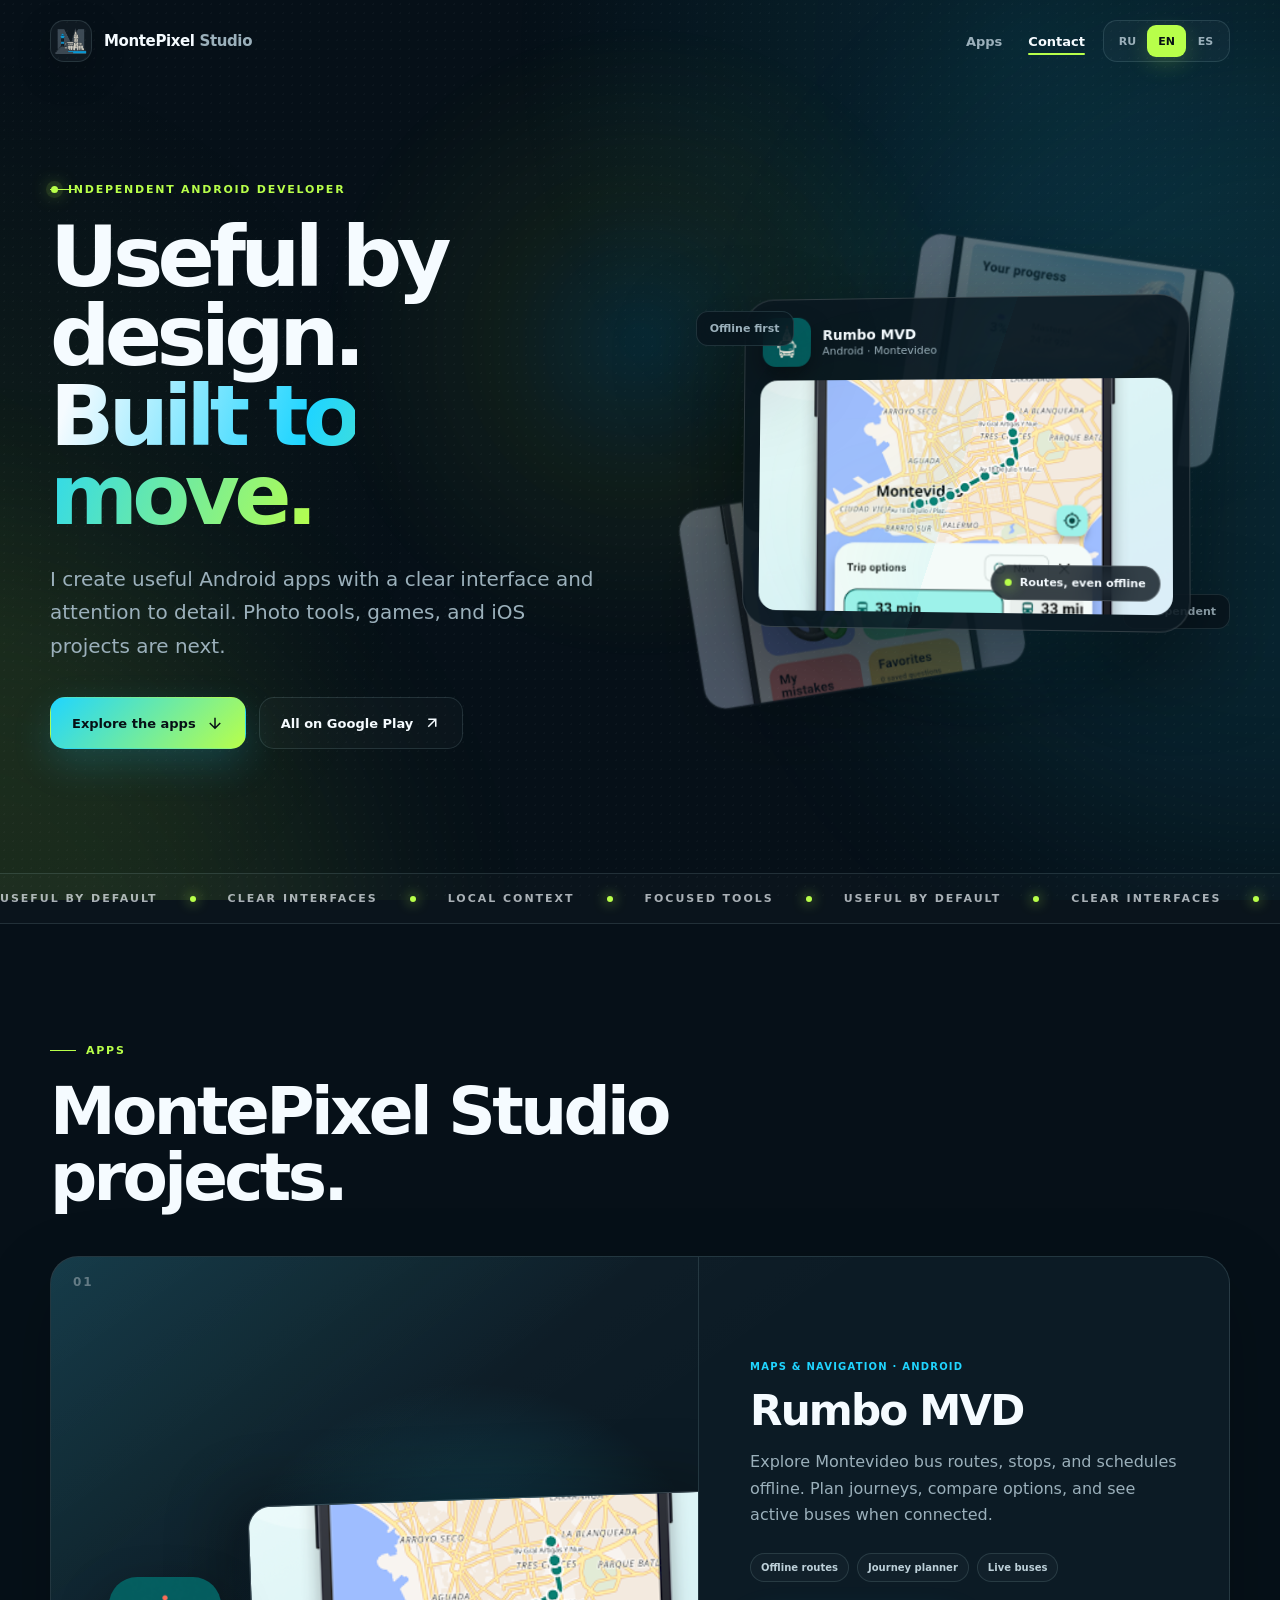
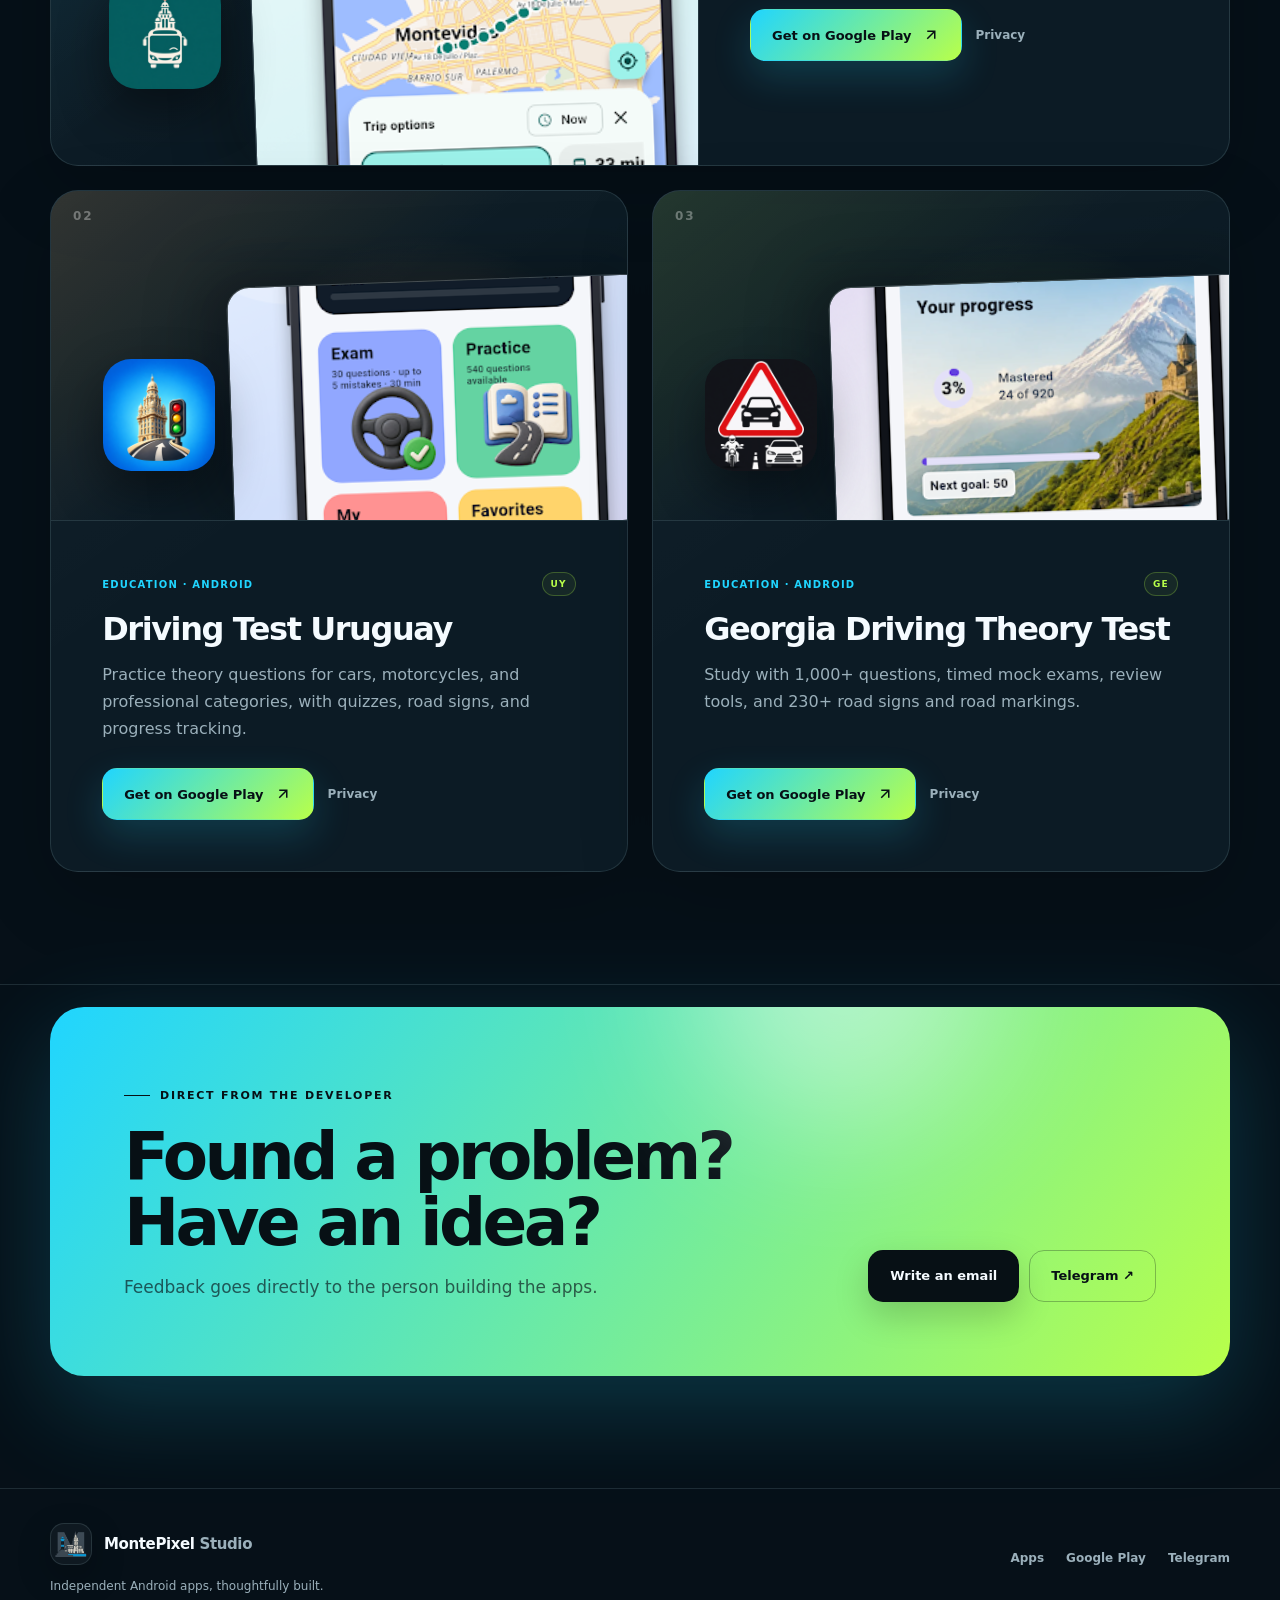
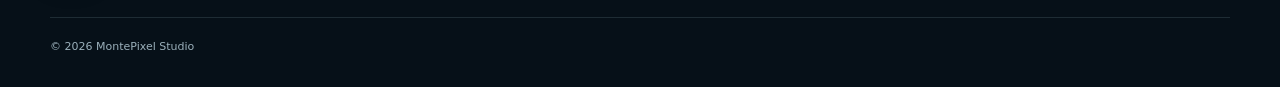
<file: index.html>
<!doctype html>
<html lang="en">
<head>
  <meta charset="utf-8">
  <meta name="viewport" content="width=device-width, initial-scale=1, viewport-fit=cover">
  <meta name="description" content="An independent developer creating useful Android apps, with photo tools, games, and iOS projects ahead.">
  <meta name="theme-color" content="#061018">
  <meta property="og:title" content="MontePixel Studio — practical Android apps">
  <meta property="og:description" content="Useful Android apps with clear interfaces and attention to detail — with more tools and platforms ahead.">
  <meta property="og:type" content="website">
  <meta property="og:url" content="https://montepixel.github.io/">
  <meta property="og:image" content="https://montepixel.github.io/favicon.png">
  <link rel="icon" type="image/png" href="/favicon.png">
  <link rel="apple-touch-icon" href="/favicon.png">
  <link rel="preload" href="/assets/apps/rumbo-screen.webp" as="image" type="image/webp">
  <link rel="stylesheet" href="/assets/site.css">
  <title>MontePixel Studio — practical Android apps</title>
</head>
<body>
  <div class="page-progress" aria-hidden="true"><span></span></div>
  <div class="ambient" aria-hidden="true"><span class="cursor-glow"></span><span class="ambient-orb orb-one"></span><span class="ambient-orb orb-two"></span><span class="ambient-grid"></span><span class="ambient-grain"></span></div>
  <button class="motion-permission" type="button" data-motion-permission aria-label="Enable motion effect" hidden><svg viewBox="0 0 24 24" fill="none" stroke="currentColor" stroke-width="1.8" aria-hidden="true"><rect x="7" y="3" width="10" height="18" rx="2"/><path d="m3.5 8-2 2 2 2M20.5 8l2 2-2 2M10 17h4"/></svg></button>
  <a class="skip-link" href="#main" data-i18n="skip">Skip to content</a>
  <header class="site-header">
    <div class="shell header-inner">
      <a class="brand" href="#top" data-i18n-aria="homeAria" aria-label="MontePixel Studio home"><span class="brand-mark"><img src="/favicon.png" alt="" width="34" height="34"></span><span>MontePixel <em>Studio</em></span></a>
      <div class="header-actions">
        <nav class="nav" aria-label="Main navigation"><a href="#apps" data-i18n="navApps">Apps</a><a href="#contact" data-i18n="navContact">Contact</a></nav>
        <div class="lang-switcher" aria-label="Language"><button class="lang-button" type="button" data-set-lang="ru" aria-pressed="false">RU</button><button class="lang-button" type="button" data-set-lang="en" aria-pressed="true">EN</button><button class="lang-button" type="button" data-set-lang="es" aria-pressed="false">ES</button></div>
      </div>
    </div>
  </header>
  <main id="main">
    <section class="hero shell" id="top" aria-labelledby="hero-title">
      <div class="hero-copy-wrap" data-reveal>
        <p class="eyebrow"><span class="live-dot"></span><span data-i18n="heroEyebrow">Independent Android developer</span></p>
        <h1 id="hero-title"><span data-i18n="heroLine1">Useful by design.</span><br><span class="gradient-text" data-i18n="heroLine2">Built to move.</span></h1>
        <p class="hero-copy" data-i18n="heroCopy">I create useful Android apps with a clear interface and attention to detail. Photo tools, games, and iOS projects are next.</p>
        <div class="actions"><a class="button button-primary" href="#apps"><span data-i18n="explore">Explore the apps</span><svg viewBox="0 0 24 24" fill="none" stroke="currentColor" stroke-width="2" aria-hidden="true"><path d="M12 5v14M19 12l-7 7-7-7"/></svg></a><a class="button button-ghost" href="https://play.google.com/store/apps/developer?id=MontePixelStudio" target="_blank" rel="noopener noreferrer"><span data-i18n="allPlay">All on Google Play</span><svg viewBox="0 0 24 24" fill="none" stroke="currentColor" stroke-width="2" aria-hidden="true"><path d="M7 17 17 7M7 7h10v10"/></svg></a></div>
      </div>
      <div class="hero-stage" data-parallax aria-label="Rumbo MVD application preview">
        <div class="stage-halo"></div><div class="stage-card stage-back back-one"><img src="/assets/apps/georgia-screen.webp" alt="" width="1052" height="592"></div><div class="stage-card stage-back back-two"><img src="/assets/apps/uruguay-screen.webp" alt="" width="1052" height="592"></div>
        <div class="stage-card stage-main"><div class="stage-topline"><img src="/assets/apps/rumbo-icon.webp" alt="" width="58" height="58"><span><b>Rumbo MVD</b><small data-i18n="stageLabel">Android · Montevideo</small></span></div><img class="stage-screen" src="/assets/apps/rumbo-screen.webp" alt="Rumbo MVD map and route planner interface" width="1052" height="592"><div class="route-pill"><span></span><b data-i18n="routePill">Routes, even offline</b></div></div>
        <span class="float-tag tag-a" data-i18n="tagOffline">Offline first</span><span class="float-tag tag-b" data-i18n="tagIndependent">Independent</span>
      </div>
    </section>
    <section class="marquee" aria-label="Studio principles"><div class="marquee-track" aria-hidden="true"><div class="marquee-group"><span data-i18n="railUseful">USEFUL BY DEFAULT</span><i></i><span data-i18n="railClear">CLEAR INTERFACES</span><i></i><span data-i18n="railLocal">LOCAL CONTEXT</span><i></i><span data-i18n="railFocused">FOCUSED TOOLS</span><i></i></div><div class="marquee-group"><span data-i18n="railUseful">USEFUL BY DEFAULT</span><i></i><span data-i18n="railClear">CLEAR INTERFACES</span><i></i><span data-i18n="railLocal">LOCAL CONTEXT</span><i></i><span data-i18n="railFocused">FOCUSED TOOLS</span><i></i></div></div></section>
    <section class="section apps-section" id="apps" aria-labelledby="apps-title">
      <div class="shell">
        <div class="section-heading apps-heading" data-reveal><p class="eyebrow"><span data-i18n="appsEyebrow">Apps</span></p><h2 id="apps-title" data-i18n="appsTitle">MontePixel Studio projects.</h2></div>
        <div class="app-list">
          <article class="app-card app-card-featured" data-reveal data-tilt>
            <div class="app-art art-rumbo"><span class="art-index">01</span><div class="app-shot"><img src="/assets/apps/rumbo-screen.webp" alt="Rumbo MVD public transport map" width="1052" height="592"></div><img class="app-icon" src="/assets/apps/rumbo-icon.webp" alt="Rumbo MVD app icon" width="160" height="160"></div>
            <div class="app-content"><div class="app-meta"><span data-i18n="rumboLabel">Maps & Navigation · Android</span></div><h3>Rumbo MVD</h3><p data-i18n="rumboCopy">Explore Montevideo bus routes, stops, and schedules offline. Plan journeys, compare options, and see active buses when connected.</p><ul class="feature-chips" aria-label="Features"><li data-i18n="rumboFeature1">Offline routes</li><li data-i18n="rumboFeature2">Journey planner</li><li data-i18n="rumboFeature3">Live buses</li></ul><div class="actions"><a class="button button-primary" href="https://play.google.com/store/apps/details?id=com.montepixelstudio.uruguay_bus" target="_blank" rel="noopener noreferrer"><span data-i18n="googlePlay">Get on Google Play</span><svg viewBox="0 0 24 24" fill="none" stroke="currentColor" stroke-width="2" aria-hidden="true"><path d="M7 17 17 7M7 7h10v10"/></svg></a><a class="text-link" href="/UruguayBUS/privacy-policy.html" data-i18n="privacy">Privacy</a></div></div>
          </article>
          <div class="app-pair">
            <article class="app-card" data-reveal data-tilt><div class="app-art art-uruguay"><span class="art-index">02</span><div class="app-shot"><img src="/assets/apps/uruguay-screen.webp" alt="Driving Test Uruguay study interface" width="1052" height="592"></div><img class="app-icon" src="/assets/apps/uruguay-icon.webp" alt="Driving Test Uruguay app icon" width="160" height="160"></div><div class="app-content"><div class="app-meta"><span data-i18n="uyLabel">Education · Android</span><span>UY</span></div><h3 data-i18n="uyTitle">Driving Test Uruguay</h3><p data-i18n="uyCopy">Practice theory questions for cars, motorcycles, and professional categories, with quizzes, road signs, and progress tracking.</p><div class="actions"><a class="button button-primary" href="https://play.google.com/store/apps/details?id=com.montepixel.conducirtestURU" target="_blank" rel="noopener noreferrer"><span data-i18n="googlePlay">Get on Google Play</span><svg viewBox="0 0 24 24" fill="none" stroke="currentColor" stroke-width="2" aria-hidden="true"><path d="M7 17 17 7M7 7h10v10"/></svg></a><a class="text-link" href="/conducirtestURU/privacy-policy.html" data-i18n="privacy">Privacy</a></div></div></article>
            <article class="app-card" data-reveal data-tilt><div class="app-art art-georgia"><span class="art-index">03</span><div class="app-shot"><img src="/assets/apps/georgia-screen.webp" alt="Georgia Driving Theory Test study interface" width="1052" height="592"></div><img class="app-icon" src="/assets/apps/georgia-icon.webp" alt="Georgia Driving Theory Test app icon" width="160" height="160"></div><div class="app-content"><div class="app-meta"><span data-i18n="geLabel">Education · Android</span><span>GE</span></div><h3 data-i18n="geTitle">Georgia Driving Theory Test</h3><p data-i18n="geCopy">Study with 1,000+ questions, timed mock exams, review tools, and 230+ road signs and road markings.</p><div class="actions"><a class="button button-primary" href="https://play.google.com/store/apps/details?id=com.montepixel.pddgeapp" target="_blank" rel="noopener noreferrer"><span data-i18n="googlePlay">Get on Google Play</span><svg viewBox="0 0 24 24" fill="none" stroke="currentColor" stroke-width="2" aria-hidden="true"><path d="M7 17 17 7M7 7h10v10"/></svg></a><a class="text-link" href="/pddgeapp/privacy-policy.html" data-i18n="privacy">Privacy</a></div></div></article>
          </div>
        </div>
      </div>
    </section>
    <section class="section contact-section" id="contact" aria-labelledby="contact-title"><div class="shell"><div class="contact-card" data-reveal><span class="contact-glow" aria-hidden="true"></span><div><p class="eyebrow"><span data-i18n="contactEyebrow">Direct from the developer</span></p><h2 id="contact-title" data-i18n="contactTitle">Found a problem? Have an idea?</h2><p data-i18n="contactCopy">Feedback goes directly to the person building the apps.</p></div><div class="contact-actions"><a class="button button-light" href="mailto:oddmotion.lab@gmail.com" data-i18n="writeMe">Write an email</a><a class="button button-outline" href="https://t.me/montepixeldev" target="_blank" rel="noopener noreferrer">Telegram ↗</a></div></div></div></section>
  </main>
  <footer class="site-footer"><div class="shell footer-inner"><div><a class="brand" href="#top"><span class="brand-mark"><img src="/favicon.png" alt="" width="34" height="34"></span><span>MontePixel <em>Studio</em></span></a><p data-i18n="footerCopy">Independent Android apps, thoughtfully built.</p></div><div class="footer-links"><a href="#apps" data-i18n="navApps">Apps</a><a href="https://play.google.com/store/apps/developer?id=MontePixelStudio" target="_blank" rel="noopener noreferrer">Google Play</a><a href="https://t.me/montepixeldev" target="_blank" rel="noopener noreferrer">Telegram</a></div><span class="copyright">© <span data-current-year>2026</span> MontePixel Studio</span></div></footer>
  <script>
    window.PAGE_TRANSLATIONS = {
      en: { title:"MontePixel Studio — useful apps, thoughtfully made",description:"An independent developer creating useful Android apps, with photo tools, games, and iOS projects ahead.",skip:"Skip to content",homeAria:"MontePixel Studio home",navApps:"Apps",navContact:"Contact",heroEyebrow:"Independent Android studio",heroLine1:"Useful by design.",heroLine2:"Built to move.",heroCopy:"I create useful Android apps with a clear interface and attention to detail. Photo tools, games, and iOS projects are next.",explore:"Explore the apps",allPlay:"All on Google Play",stageLabel:"Android · Montevideo",routePill:"Routes, even offline",tagOffline:"Offline first",tagIndependent:"Independent",railUseful:"USEFUL BY DEFAULT",railClear:"CLEAR INTERFACES",railLocal:"LOCAL CONTEXT",railFocused:"FOCUSED TOOLS",appsEyebrow:"Apps",appsTitle:"MontePixel Studio projects.",rumboLabel:"Maps & Navigation · Android",rumboCopy:"Explore Montevideo bus routes, stops, and schedules offline. Plan journeys, compare options, and see active buses when connected.",rumboFeature1:"Offline routes",rumboFeature2:"Journey planner",rumboFeature3:"Live buses",uyLabel:"Education · Android",uyTitle:"Driving Test Uruguay",uyCopy:"Practice theory questions for cars, motorcycles, and professional categories, with quizzes, road signs, and progress tracking.",geLabel:"Education · Android",geTitle:"Georgia Driving Theory Test",geCopy:"Study with 1,000+ questions, timed mock exams, review tools, and 230+ road signs and road markings.",googlePlay:"Get on Google Play",privacy:"Privacy",contactEyebrow:"Direct from the developer",contactTitle:"Found a problem? Have an idea?",contactCopy:"Feedback goes directly to the person building the apps.",writeMe:"Write an email",footerCopy:"Independent Android apps, thoughtfully built." },
      ru: { title:"MontePixel Studio — полезные приложения с характером",description:"Независимый разработчик полезных Android-приложений. В планах — фотоинструменты, игры и проекты для iOS.",skip:"Перейти к содержанию",homeAria:"Главная MontePixel Studio",navApps:"Приложения",navContact:"Связаться",heroEyebrow:"Независимая Android-студия",heroLine1:"Полезно по сути.",heroLine2:"Удобно в движении.",heroCopy:"Создаю полезные Android-приложения с понятным интерфейсом и вниманием к деталям. Дальше — фотоинструменты, игры и проекты для iOS.",explore:"Смотреть приложения",allPlay:"Все в Google Play",stageLabel:"Android · Монтевидео",routePill:"Маршруты даже офлайн",tagOffline:"Работает офлайн",tagIndependent:"Независимый проект",railUseful:"ПОЛЬЗА БЕЗ ЛИШНЕГО",railClear:"ПОНЯТНЫЙ ИНТЕРФЕЙС",railLocal:"МЕСТНЫЙ КОНТЕКСТ",railFocused:"ТОЧНЫЕ ИНСТРУМЕНТЫ",appsEyebrow:"Приложения",appsTitle:"Проекты MontePixel Studio.",rumboLabel:"Карты и навигация · Android",rumboCopy:"Маршруты, остановки и расписания автобусов Монтевидео доступны офлайн. Планируйте поездки, сравнивайте варианты, а при подключении смотрите активные автобусы.",rumboFeature1:"Маршруты офлайн",rumboFeature2:"Планировщик поездок",rumboFeature3:"Автобусы онлайн",uyLabel:"Образование · Android",uyTitle:"Экзамен по вождению — Уругвай",uyCopy:"Вопросы для легковых автомобилей, мотоциклов и профессиональных категорий, пробные тесты, дорожные знаки и отслеживание прогресса.",geLabel:"Образование · Android",geTitle:"Теория вождения — Грузия",geCopy:"Более 1 000 вопросов, пробные экзамены с таймером, повторение ошибок и свыше 230 дорожных знаков и разметок.",googlePlay:"Скачать в Google Play",privacy:"Конфиденциальность",contactEyebrow:"Напрямую разработчику",contactTitle:"Нашли проблему? Есть идея?",contactCopy:"Ваше сообщение получит человек, который сам создаёт эти приложения.",writeMe:"Написать на почту",footerCopy:"Независимые Android-приложения, созданные с вниманием." },
      es: { title:"MontePixel Studio — aplicaciones útiles, creadas con cuidado",description:"Desarrollador independiente de apps útiles para Android, con herramientas de foto, juegos e iOS en camino.",skip:"Ir al contenido",homeAria:"Inicio de MontePixel Studio",navApps:"Aplicaciones",navContact:"Contacto",heroEyebrow:"Estudio Android independiente",heroLine1:"Útiles por diseño.",heroLine2:"Hechas para avanzar.",heroCopy:"Creo aplicaciones útiles para Android con una interfaz clara y atención al detalle. Después vendrán herramientas de foto, juegos y proyectos para iOS.",explore:"Ver las aplicaciones",allPlay:"Todo en Google Play",stageLabel:"Android · Montevideo",routePill:"Rutas incluso sin conexión",tagOffline:"Primero offline",tagIndependent:"Independiente",railUseful:"UTILIDAD ANTE TODO",railClear:"INTERFACES CLARAS",railLocal:"CONTEXTO LOCAL",railFocused:"HERRAMIENTAS PRECISAS",appsEyebrow:"Aplicaciones",appsTitle:"Proyectos de MontePixel Studio.",rumboLabel:"Mapas y navegación · Android",rumboCopy:"Consulta rutas, paradas y horarios de ómnibus de Montevideo sin conexión. Planifica viajes, compara opciones y ve ómnibus activos cuando estés conectado.",rumboFeature1:"Rutas offline",rumboFeature2:"Planificador",rumboFeature3:"Ómnibus en vivo",uyLabel:"Educación · Android",uyTitle:"Examen de conducir Uruguay",uyCopy:"Practica preguntas para autos, motos y categorías profesionales, con simulacros, señales de tránsito y seguimiento del progreso.",geLabel:"Educación · Android",geTitle:"Examen teórico de Georgia",geCopy:"Estudia con más de 1.000 preguntas, simulacros con tiempo, repaso de errores y más de 230 señales y marcas viales.",googlePlay:"Ver en Google Play",privacy:"Privacidad",contactEyebrow:"Directo con el desarrollador",contactTitle:"¿Encontraste un problema? ¿Tienes una idea?",contactCopy:"Tus comentarios llegan directamente a quien crea las aplicaciones.",writeMe:"Enviar un correo",footerCopy:"Aplicaciones Android independientes, hechas con atención." }
    };
    window.PAGE_TRANSLATIONS.en.heroEyebrow = "Independent Android developer";
    window.PAGE_TRANSLATIONS.ru.heroEyebrow = "Независимый Android-разработчик";
    window.PAGE_TRANSLATIONS.es.heroEyebrow = "Desarrollador Android independiente";
  </script>
  <script src="/assets/site.js" defer></script>
</body>
</html>
</file>
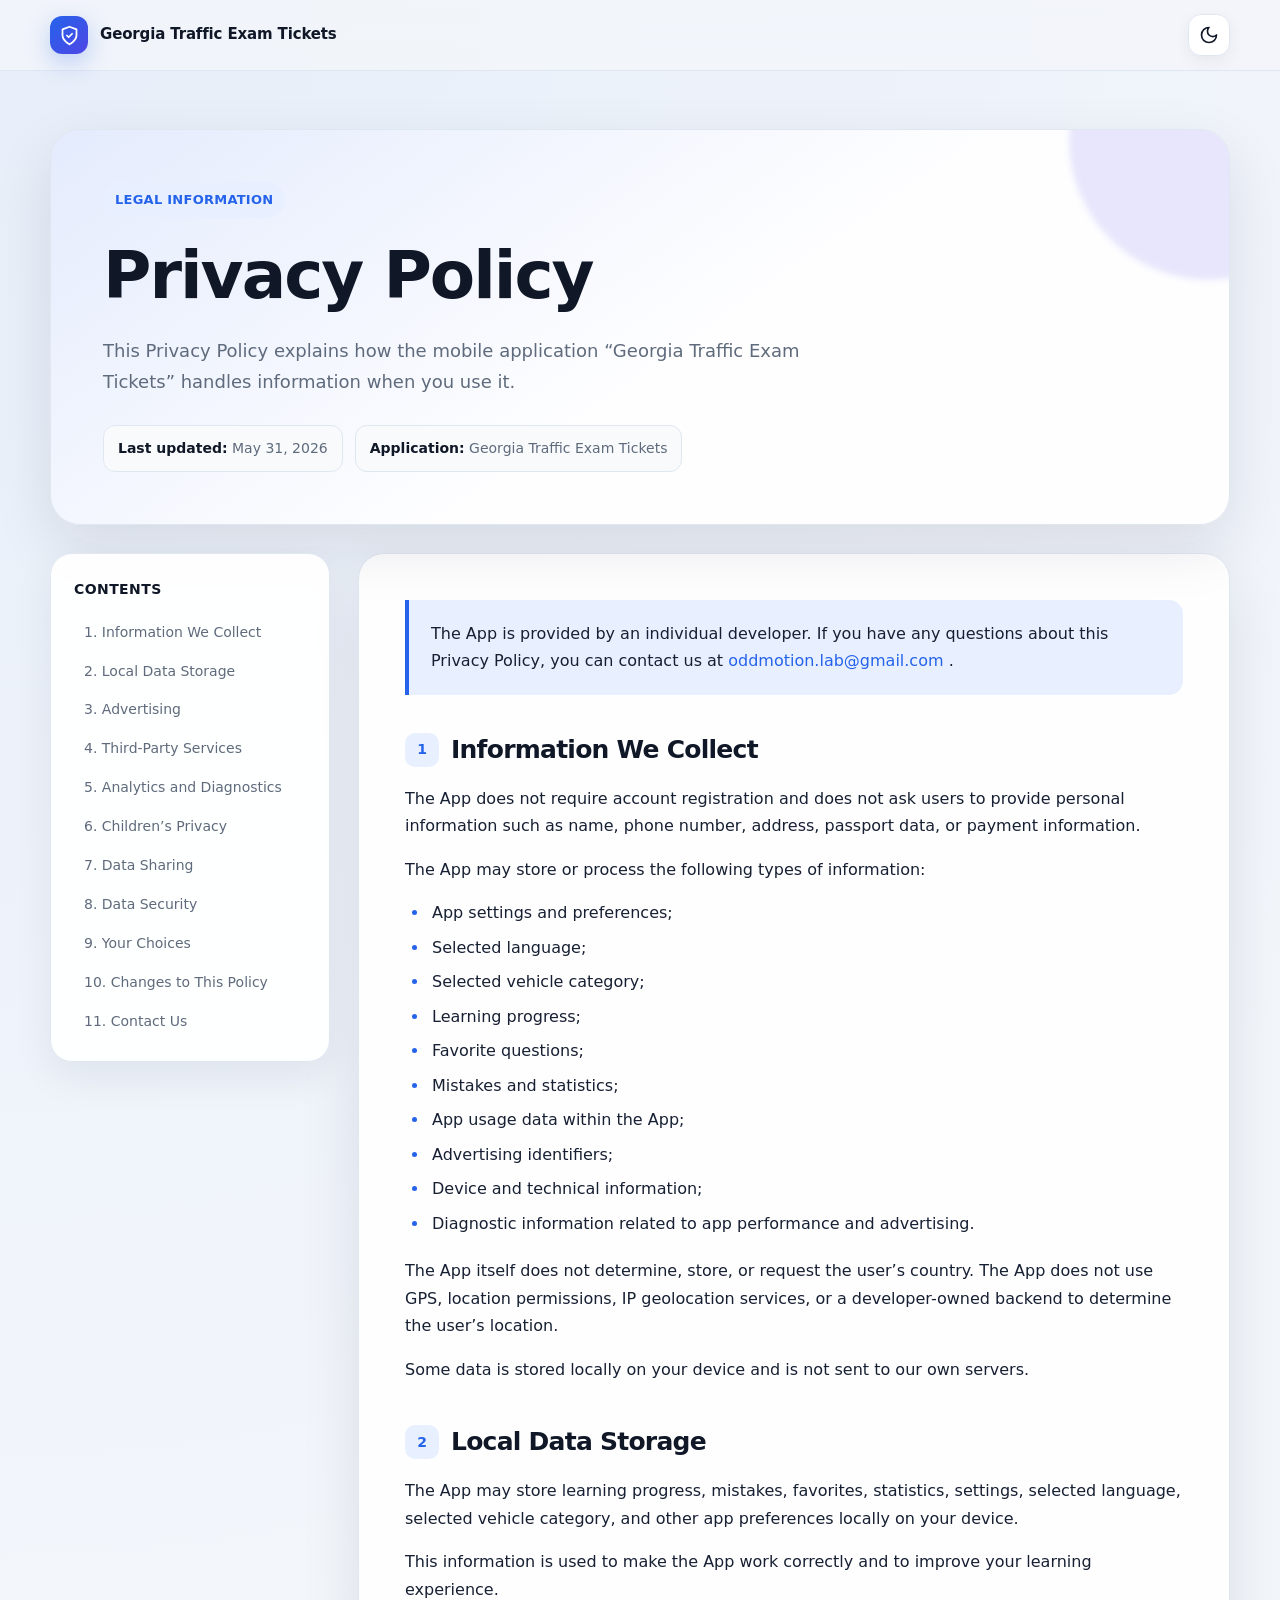
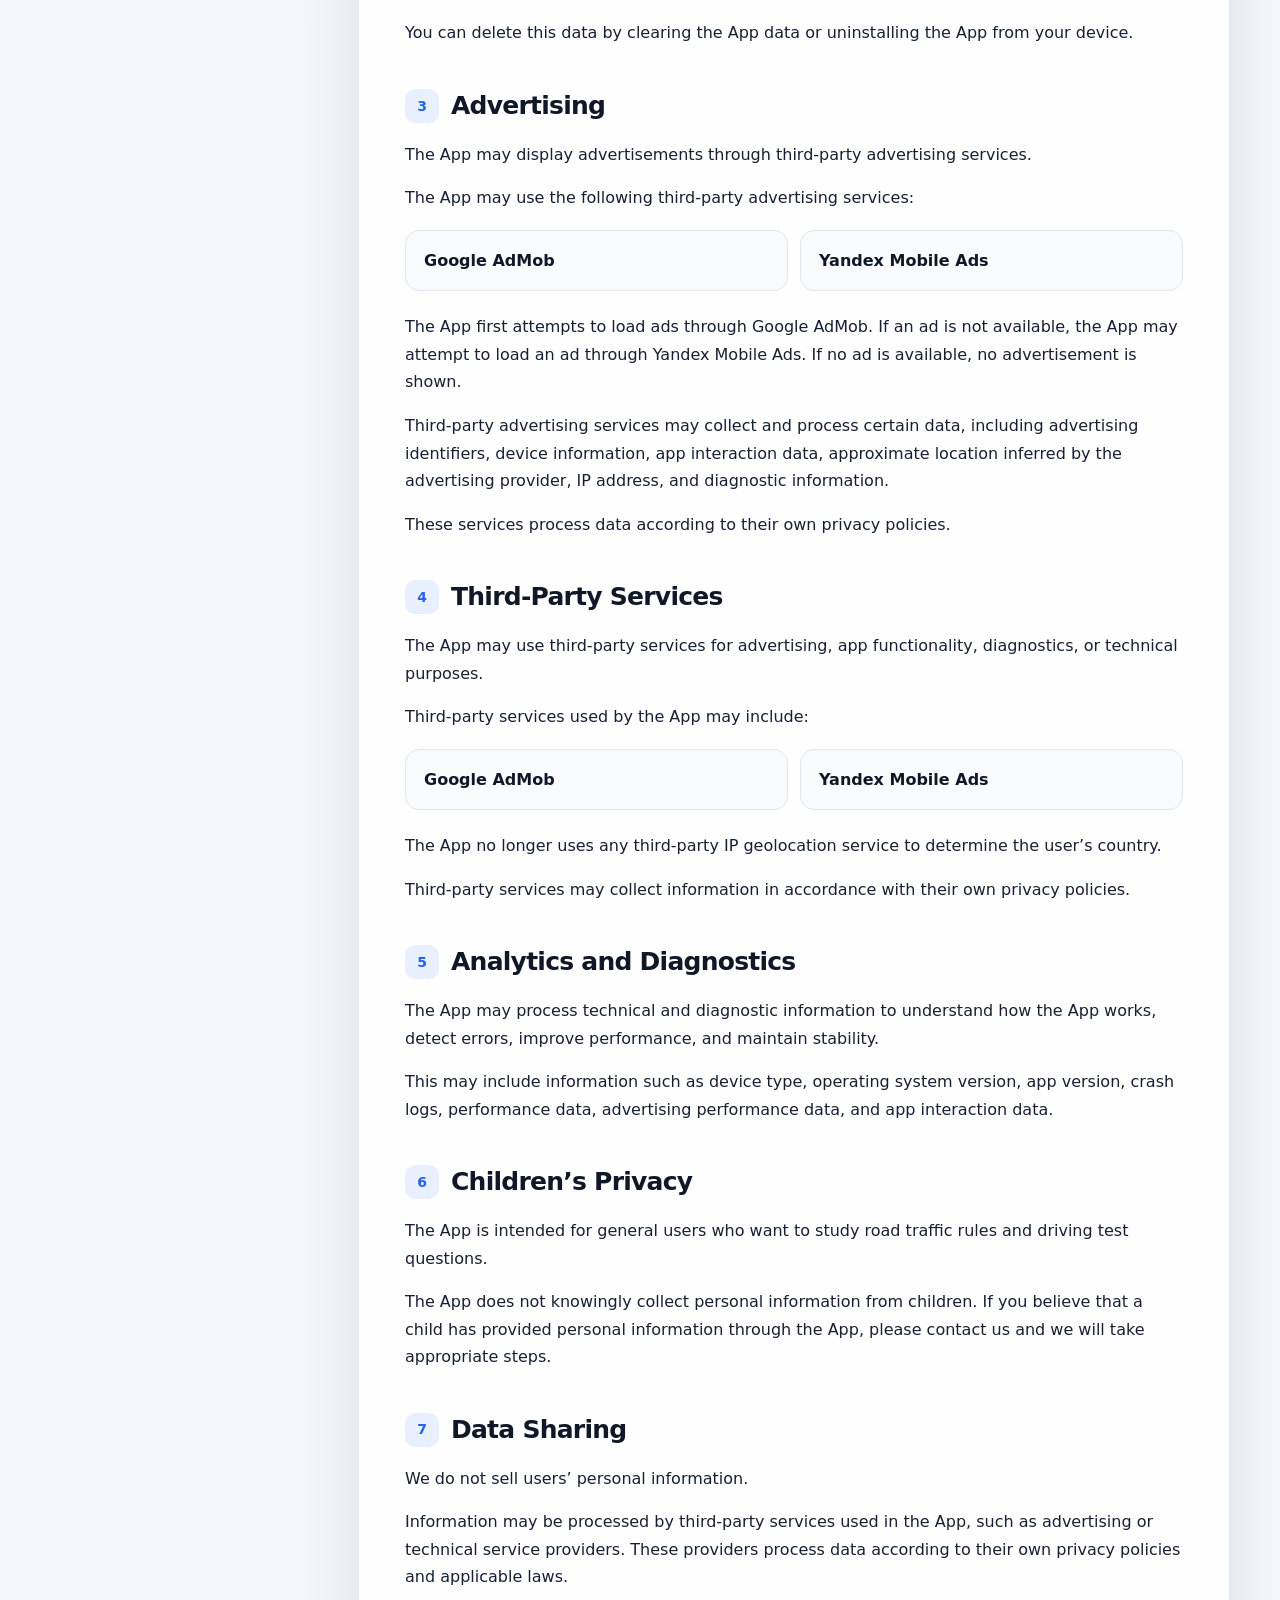
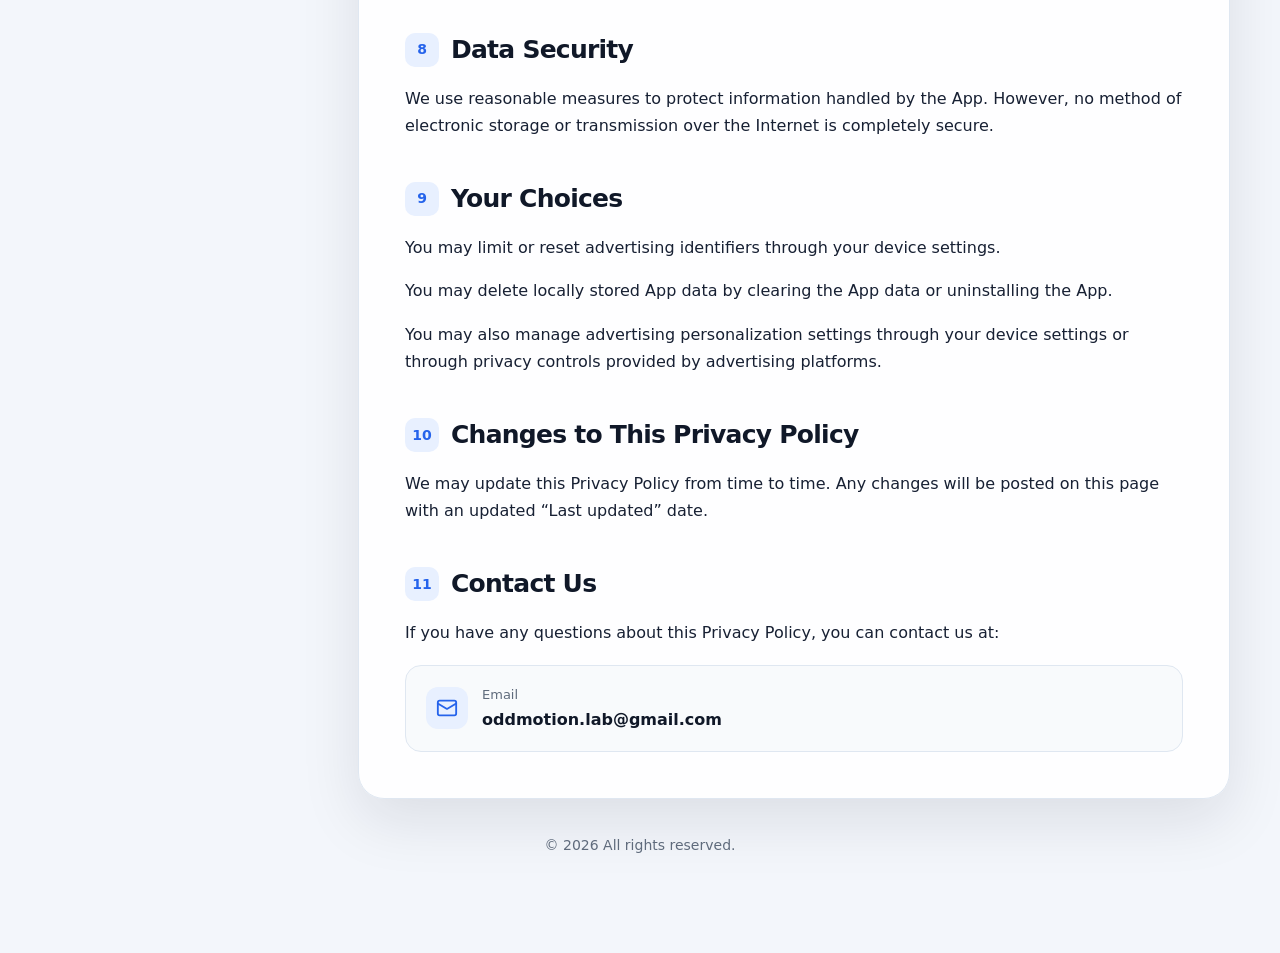
<file: privacy-policy.html>
<!DOCTYPE html>
<html lang="en">
<head>
  <meta charset="UTF-8">

  <meta
    name="viewport"
    content="width=device-width, initial-scale=1, viewport-fit=cover"
  >

  <meta
    name="description"
    content="Privacy Policy for the Georgia Traffic Exam Tickets mobile application."
  >

  <meta name="theme-color" content="#111827">

  <title>Privacy Policy — Georgia Traffic Exam Tickets</title>

  <style>
    :root {
      color-scheme: light dark;

      --background: #f3f6fb;
      --background-accent: #e7eef9;
      --card: rgba(255, 255, 255, 0.94);
      --card-secondary: #f8fafc;
      --text: #172033;
      --text-secondary: #5f6b7c;
      --heading: #101828;
      --border: #dfe7f1;
      --accent: #2563eb;
      --accent-hover: #1d4ed8;
      --accent-soft: #e8f0ff;
      --shadow: 0 22px 60px rgba(15, 23, 42, 0.10);
      --header-background: rgba(243, 246, 251, 0.82);
    }

    [data-theme="dark"] {
      --background: #0b1120;
      --background-accent: #111a2d;
      --card: rgba(17, 24, 39, 0.94);
      --card-secondary: #151e2f;
      --text: #e5e7eb;
      --text-secondary: #aab4c4;
      --heading: #f8fafc;
      --border: #263248;
      --accent: #7aa2ff;
      --accent-hover: #a7beff;
      --accent-soft: #172554;
      --shadow: 0 24px 70px rgba(0, 0, 0, 0.30);
      --header-background: rgba(11, 17, 32, 0.84);
    }

    * {
      box-sizing: border-box;
    }

    html {
      scroll-behavior: smooth;
      scroll-padding-top: 95px;
    }

    body {
      min-height: 100vh;
      margin: 0;
      color: var(--text);
      background:
        radial-gradient(
          circle at top left,
          var(--background-accent),
          transparent 38%
        ),
        var(--background);
      font-family:
        Inter,
        ui-sans-serif,
        system-ui,
        -apple-system,
        BlinkMacSystemFont,
        "Segoe UI",
        sans-serif;
      font-size: 16px;
      line-height: 1.72;
      transition:
        background-color 0.2s ease,
        color 0.2s ease;
    }

    a {
      color: var(--accent);
      text-decoration: none;
    }

    a:hover {
      color: var(--accent-hover);
      text-decoration: underline;
    }

    button,
    a {
      -webkit-tap-highlight-color: transparent;
    }

    .topbar {
      position: sticky;
      top: 0;
      z-index: 100;
      border-bottom: 1px solid var(--border);
      background: var(--header-background);
      backdrop-filter: blur(18px);
      -webkit-backdrop-filter: blur(18px);
    }

    .topbar-inner {
      width: min(1180px, calc(100% - 32px));
      min-height: 70px;
      margin: 0 auto;
      display: flex;
      align-items: center;
      justify-content: space-between;
      gap: 16px;
    }

    .brand {
      display: flex;
      align-items: center;
      gap: 12px;
      color: var(--heading);
      font-size: 15px;
      font-weight: 750;
      letter-spacing: -0.01em;
    }

    .brand:hover {
      color: var(--heading);
      text-decoration: none;
    }

    .brand-icon {
      width: 38px;
      height: 38px;
      display: grid;
      place-items: center;
      flex: 0 0 auto;
      border-radius: 12px;
      color: white;
      background: linear-gradient(135deg, #2563eb, #4f46e5);
      box-shadow: 0 8px 24px rgba(37, 99, 235, 0.28);
    }

    .theme-button {
      width: 42px;
      height: 42px;
      display: grid;
      place-items: center;
      border: 1px solid var(--border);
      border-radius: 13px;
      color: var(--heading);
      background: var(--card);
      cursor: pointer;
      box-shadow: 0 5px 16px rgba(15, 23, 42, 0.06);
      transition:
        transform 0.16s ease,
        border-color 0.16s ease;
    }

    .theme-button:hover {
      transform: translateY(-1px);
      border-color: var(--accent);
    }

    .theme-button svg {
      width: 20px;
      height: 20px;
    }

    .page {
      width: min(1180px, calc(100% - 32px));
      margin: 0 auto;
      padding: 58px 0 80px;
    }

    .hero {
      padding: 52px;
      margin-bottom: 28px;
      overflow: hidden;
      position: relative;
      border: 1px solid var(--border);
      border-radius: 30px;
      background:
        linear-gradient(
          145deg,
          rgba(37, 99, 235, 0.12),
          transparent 55%
        ),
        var(--card);
      box-shadow: var(--shadow);
    }

    .hero::after {
      content: "";
      position: absolute;
      width: 280px;
      height: 280px;
      right: -120px;
      top: -130px;
      border-radius: 50%;
      background: rgba(79, 70, 229, 0.13);
      filter: blur(3px);
      pointer-events: none;
    }

    .eyebrow {
      display: inline-flex;
      align-items: center;
      gap: 8px;
      padding: 7px 12px;
      margin-bottom: 18px;
      border-radius: 999px;
      color: var(--accent);
      background: var(--accent-soft);
      font-size: 13px;
      font-weight: 750;
      letter-spacing: 0.02em;
      text-transform: uppercase;
    }

    h1,
    h2 {
      color: var(--heading);
      line-height: 1.2;
      letter-spacing: -0.03em;
    }

    h1 {
      max-width: 770px;
      margin: 0;
      font-size: clamp(38px, 6vw, 66px);
    }

    .hero-description {
      max-width: 760px;
      margin: 20px 0 0;
      color: var(--text-secondary);
      font-size: 18px;
    }

    .hero-meta {
      display: flex;
      flex-wrap: wrap;
      gap: 12px;
      margin-top: 28px;
    }

    .meta-item {
      padding: 10px 14px;
      border: 1px solid var(--border);
      border-radius: 12px;
      background: var(--card-secondary);
      color: var(--text-secondary);
      font-size: 14px;
    }

    .meta-item strong {
      color: var(--heading);
    }

    .layout {
      display: grid;
      grid-template-columns: 280px minmax(0, 1fr);
      align-items: start;
      gap: 28px;
    }

    .sidebar {
      position: sticky;
      top: 98px;
      padding: 23px;
      border: 1px solid var(--border);
      border-radius: 22px;
      background: var(--card);
      box-shadow: 0 14px 40px rgba(15, 23, 42, 0.07);
    }

    .sidebar-title {
      margin: 0 0 14px;
      color: var(--heading);
      font-size: 14px;
      font-weight: 800;
      letter-spacing: 0.03em;
      text-transform: uppercase;
    }

    .toc {
      display: grid;
      gap: 4px;
    }

    .toc a {
      padding: 8px 10px;
      border-radius: 9px;
      color: var(--text-secondary);
      font-size: 14px;
      line-height: 1.35;
      transition:
        color 0.15s ease,
        background-color 0.15s ease;
    }

    .toc a:hover {
      color: var(--accent);
      background: var(--accent-soft);
      text-decoration: none;
    }

    .content {
      min-width: 0;
      padding: 46px;
      border: 1px solid var(--border);
      border-radius: 26px;
      background: var(--card);
      box-shadow: var(--shadow);
    }

    .intro {
      padding: 20px 22px;
      margin-bottom: 38px;
      border-left: 4px solid var(--accent);
      border-radius: 0 14px 14px 0;
      background: var(--accent-soft);
    }

    .intro p {
      margin: 0;
    }

    section {
      margin-top: 42px;
    }

    section:first-of-type {
      margin-top: 0;
    }

    h2 {
      display: flex;
      align-items: center;
      gap: 12px;
      margin: 0 0 18px;
      font-size: 25px;
    }

    .section-number {
      width: 34px;
      height: 34px;
      display: inline-grid;
      place-items: center;
      flex: 0 0 auto;
      border-radius: 10px;
      color: var(--accent);
      background: var(--accent-soft);
      font-size: 14px;
      font-weight: 800;
      letter-spacing: 0;
    }

    p {
      margin: 0 0 16px;
    }

    ul {
      margin: 14px 0 20px;
      padding-left: 24px;
    }

    li {
      margin: 7px 0;
      padding-left: 3px;
    }

    li::marker {
      color: var(--accent);
    }

    .service-list {
      display: grid;
      grid-template-columns: repeat(2, minmax(0, 1fr));
      gap: 12px;
      padding: 0;
      margin: 18px 0 22px;
      list-style: none;
    }

    .service-list li {
      margin: 0;
      padding: 16px 18px;
      border: 1px solid var(--border);
      border-radius: 14px;
      color: var(--heading);
      background: var(--card-secondary);
      font-weight: 700;
    }

    .email-card {
      display: flex;
      align-items: center;
      gap: 14px;
      padding: 18px 20px;
      margin-top: 18px;
      border: 1px solid var(--border);
      border-radius: 16px;
      background: var(--card-secondary);
    }

    .email-icon {
      width: 42px;
      height: 42px;
      display: grid;
      place-items: center;
      flex: 0 0 auto;
      border-radius: 12px;
      color: var(--accent);
      background: var(--accent-soft);
    }

    .email-label {
      display: block;
      color: var(--text-secondary);
      font-size: 13px;
    }

    .email-address {
      display: block;
      overflow-wrap: anywhere;
      color: var(--heading);
      font-weight: 750;
    }

    .footer {
      padding-top: 34px;
      color: var(--text-secondary);
      text-align: center;
      font-size: 14px;
    }

    .footer a {
      font-weight: 700;
    }

    .back-to-top {
      position: fixed;
      right: 22px;
      bottom: 22px;
      width: 46px;
      height: 46px;
      display: grid;
      place-items: center;
      border: 1px solid var(--border);
      border-radius: 15px;
      color: white;
      background: var(--accent);
      box-shadow: 0 12px 30px rgba(37, 99, 235, 0.30);
      opacity: 0;
      visibility: hidden;
      transform: translateY(10px);
      transition:
        opacity 0.2s ease,
        visibility 0.2s ease,
        transform 0.2s ease;
    }

    .back-to-top.visible {
      opacity: 1;
      visibility: visible;
      transform: translateY(0);
    }

    .back-to-top:hover {
      color: white;
      background: var(--accent-hover);
      text-decoration: none;
    }

    @media (max-width: 900px) {
      .page {
        padding-top: 34px;
      }

      .hero {
        padding: 38px 32px;
      }

      .layout {
        grid-template-columns: 1fr;
      }

      .sidebar {
        position: static;
      }

      .toc {
        grid-template-columns: repeat(2, minmax(0, 1fr));
      }

      .content {
        padding: 36px 30px;
      }
    }

    @media (max-width: 600px) {
      .topbar-inner,
      .page {
        width: min(100% - 22px, 1180px);
      }

      .brand span:last-child {
        max-width: 210px;
        overflow: hidden;
        text-overflow: ellipsis;
        white-space: nowrap;
      }

      .hero {
        padding: 30px 23px;
        border-radius: 23px;
      }

      .hero-description {
        font-size: 16px;
      }

      .layout {
        gap: 18px;
      }

      .sidebar {
        padding: 20px;
        border-radius: 18px;
      }

      .toc {
        grid-template-columns: 1fr;
      }

      .content {
        padding: 29px 22px;
        border-radius: 21px;
      }

      h2 {
        align-items: flex-start;
        font-size: 22px;
      }

      .section-number {
        margin-top: -3px;
      }

      .service-list {
        grid-template-columns: 1fr;
      }

      .email-card {
        align-items: flex-start;
      }

      .back-to-top {
        right: 14px;
        bottom: 14px;
      }
    }

    @media print {
      .topbar,
      .sidebar,
      .back-to-top {
        display: none;
      }

      body {
        background: white;
        color: black;
      }

      .page {
        width: 100%;
        padding: 0;
      }

      .hero,
      .content {
        border: 0;
        box-shadow: none;
        background: white;
      }

      .hero {
        padding: 0 0 30px;
      }

      .content {
        padding: 0;
      }

      a {
        color: black;
      }
    }
  </style>
</head>

<body>
  <header class="topbar">
    <div class="topbar-inner">
      <a class="brand" href="#top" aria-label="Go to the top of the page">
        <span class="brand-icon" aria-hidden="true">
          <svg
            width="21"
            height="21"
            viewBox="0 0 24 24"
            fill="none"
            stroke="currentColor"
            stroke-width="2"
            stroke-linecap="round"
            stroke-linejoin="round"
          >
            <path d="M12 22s8-4 8-10V5l-8-3-8 3v7c0 6 8 10 8 10"></path>
            <path d="m9 12 2 2 4-4"></path>
          </svg>
        </span>

        <span>Georgia Traffic Exam Tickets</span>
      </a>

      <button
        class="theme-button"
        id="themeButton"
        type="button"
        aria-label="Change color theme"
        title="Change color theme"
      >
        <svg
          id="themeIcon"
          viewBox="0 0 24 24"
          fill="none"
          stroke="currentColor"
          stroke-width="2"
          stroke-linecap="round"
          stroke-linejoin="round"
          aria-hidden="true"
        >
          <circle cx="12" cy="12" r="4"></circle>
          <path d="M12 2v2"></path>
          <path d="M12 20v2"></path>
          <path d="m4.93 4.93 1.42 1.42"></path>
          <path d="m17.66 17.66 1.41 1.41"></path>
          <path d="M2 12h2"></path>
          <path d="M20 12h2"></path>
          <path d="m6.34 17.66-1.41 1.41"></path>
          <path d="m19.07 4.93-1.41 1.42"></path>
        </svg>
      </button>
    </div>
  </header>

  <main class="page" id="top">
    <header class="hero">
      <div class="eyebrow">Legal information</div>

      <h1>Privacy Policy</h1>

      <p class="hero-description">
        This Privacy Policy explains how the mobile application
        “Georgia Traffic Exam Tickets” handles information when you use it.
      </p>

      <div class="hero-meta">
        <div class="meta-item">
          <strong>Last updated:</strong> May 31, 2026
        </div>

        <div class="meta-item">
          <strong>Application:</strong> Georgia Traffic Exam Tickets
        </div>
      </div>
    </header>

    <div class="layout">
      <aside class="sidebar" aria-label="Table of contents">
        <p class="sidebar-title">Contents</p>

        <nav class="toc">
          <a href="#information-we-collect">1. Information We Collect</a>
          <a href="#local-data-storage">2. Local Data Storage</a>
          <a href="#advertising">3. Advertising</a>
          <a href="#third-party-services">4. Third-Party Services</a>
          <a href="#analytics">5. Analytics and Diagnostics</a>
          <a href="#children">6. Children’s Privacy</a>
          <a href="#data-sharing">7. Data Sharing</a>
          <a href="#security">8. Data Security</a>
          <a href="#choices">9. Your Choices</a>
          <a href="#changes">10. Changes to This Policy</a>
          <a href="#contact">11. Contact Us</a>
        </nav>
      </aside>

      <article class="content">
        <div class="intro">
          <p>
            The App is provided by an individual developer. If you have any
            questions about this Privacy Policy, you can contact us at
            <a href="mailto:oddmotion.lab@gmail.com">
              oddmotion.lab@gmail.com
            </a>.
          </p>
        </div>

        <section id="information-we-collect">
          <h2>
            <span class="section-number">1</span>
            Information We Collect
          </h2>

          <p>
            The App does not require account registration and does not ask users
            to provide personal information such as name, phone number, address,
            passport data, or payment information.
          </p>

          <p>
            The App may store or process the following types of information:
          </p>

          <ul>
            <li>App settings and preferences;</li>
            <li>Selected language;</li>
            <li>Selected vehicle category;</li>
            <li>Learning progress;</li>
            <li>Favorite questions;</li>
            <li>Mistakes and statistics;</li>
            <li>App usage data within the App;</li>
            <li>Advertising identifiers;</li>
            <li>Device and technical information;</li>
            <li>
              Diagnostic information related to app performance and advertising.
            </li>
          </ul>

          <p>
            The App itself does not determine, store, or request the user’s
            country. The App does not use GPS, location permissions, IP
            geolocation services, or a developer-owned backend to determine the
            user’s location.
          </p>

          <p>
            Some data is stored locally on your device and is not sent to our
            own servers.
          </p>
        </section>

        <section id="local-data-storage">
          <h2>
            <span class="section-number">2</span>
            Local Data Storage
          </h2>

          <p>
            The App may store learning progress, mistakes, favorites,
            statistics, settings, selected language, selected vehicle category,
            and other app preferences locally on your device.
          </p>

          <p>
            This information is used to make the App work correctly and to
            improve your learning experience.
          </p>

          <p>
            You can delete this data by clearing the App data or uninstalling
            the App from your device.
          </p>
        </section>

        <section id="advertising">
          <h2>
            <span class="section-number">3</span>
            Advertising
          </h2>

          <p>
            The App may display advertisements through third-party advertising
            services.
          </p>

          <p>
            The App may use the following third-party advertising services:
          </p>

          <ul class="service-list">
            <li>Google AdMob</li>
            <li>Yandex Mobile Ads</li>
          </ul>

          <p>
            The App first attempts to load ads through Google AdMob. If an ad is
            not available, the App may attempt to load an ad through Yandex
            Mobile Ads. If no ad is available, no advertisement is shown.
          </p>

          <p>
            Third-party advertising services may collect and process certain
            data, including advertising identifiers, device information, app
            interaction data, approximate location inferred by the advertising
            provider, IP address, and diagnostic information.
          </p>

          <p>
            These services process data according to their own privacy policies.
          </p>
        </section>

        <section id="third-party-services">
          <h2>
            <span class="section-number">4</span>
            Third-Party Services
          </h2>

          <p>
            The App may use third-party services for advertising, app
            functionality, diagnostics, or technical purposes.
          </p>

          <p>Third-party services used by the App may include:</p>

          <ul class="service-list">
            <li>Google AdMob</li>
            <li>Yandex Mobile Ads</li>
          </ul>

          <p>
            The App no longer uses any third-party IP geolocation service to
            determine the user’s country.
          </p>

          <p>
            Third-party services may collect information in accordance with
            their own privacy policies.
          </p>
        </section>

        <section id="analytics">
          <h2>
            <span class="section-number">5</span>
            Analytics and Diagnostics
          </h2>

          <p>
            The App may process technical and diagnostic information to
            understand how the App works, detect errors, improve performance,
            and maintain stability.
          </p>

          <p>
            This may include information such as device type, operating system
            version, app version, crash logs, performance data, advertising
            performance data, and app interaction data.
          </p>
        </section>

        <section id="children">
          <h2>
            <span class="section-number">6</span>
            Children’s Privacy
          </h2>

          <p>
            The App is intended for general users who want to study road traffic
            rules and driving test questions.
          </p>

          <p>
            The App does not knowingly collect personal information from
            children. If you believe that a child has provided personal
            information through the App, please contact us and we will take
            appropriate steps.
          </p>
        </section>

        <section id="data-sharing">
          <h2>
            <span class="section-number">7</span>
            Data Sharing
          </h2>

          <p>We do not sell users’ personal information.</p>

          <p>
            Information may be processed by third-party services used in the
            App, such as advertising or technical service providers. These
            providers process data according to their own privacy policies and
            applicable laws.
          </p>
        </section>

        <section id="security">
          <h2>
            <span class="section-number">8</span>
            Data Security
          </h2>

          <p>
            We use reasonable measures to protect information handled by the
            App. However, no method of electronic storage or transmission over
            the Internet is completely secure.
          </p>
        </section>

        <section id="choices">
          <h2>
            <span class="section-number">9</span>
            Your Choices
          </h2>

          <p>
            You may limit or reset advertising identifiers through your device
            settings.
          </p>

          <p>
            You may delete locally stored App data by clearing the App data or
            uninstalling the App.
          </p>

          <p>
            You may also manage advertising personalization settings through
            your device settings or through privacy controls provided by
            advertising platforms.
          </p>
        </section>

        <section id="changes">
          <h2>
            <span class="section-number">10</span>
            Changes to This Privacy Policy
          </h2>

          <p>
            We may update this Privacy Policy from time to time. Any changes
            will be posted on this page with an updated “Last updated” date.
          </p>
        </section>

        <section id="contact">
          <h2>
            <span class="section-number">11</span>
            Contact Us
          </h2>

          <p>
            If you have any questions about this Privacy Policy, you can contact
            us at:
          </p>

          <div class="email-card">
            <div class="email-icon" aria-hidden="true">
              <svg
                width="22"
                height="22"
                viewBox="0 0 24 24"
                fill="none"
                stroke="currentColor"
                stroke-width="2"
                stroke-linecap="round"
                stroke-linejoin="round"
              >
                <rect width="20" height="16" x="2" y="4" rx="2"></rect>
                <path d="m22 7-10 6L2 7"></path>
              </svg>
            </div>

            <div>
              <span class="email-label">Email</span>
              <a
                class="email-address"
                href="mailto:oddmotion.lab@gmail.com"
              >
                oddmotion.lab@gmail.com
              </a>
            </div>
          </div>
        </section>
      </article>
    </div>

    <footer class="footer">
      <p>
        © <span id="currentYear"></span> 
        All rights reserved.
      </p>
    </footer>
  </main>

  <a
    class="back-to-top"
    id="backToTop"
    href="#top"
    aria-label="Back to top"
    title="Back to top"
  >
    <svg
      width="21"
      height="21"
      viewBox="0 0 24 24"
      fill="none"
      stroke="currentColor"
      stroke-width="2"
      stroke-linecap="round"
      stroke-linejoin="round"
      aria-hidden="true"
    >
      <path d="m18 15-6-6-6 6"></path>
    </svg>
  </a>

  <script>
    const root = document.documentElement;
    const themeButton = document.getElementById("themeButton");
    const themeIcon = document.getElementById("themeIcon");
    const backToTop = document.getElementById("backToTop");

    const sunIcon = `
      <circle cx="12" cy="12" r="4"></circle>
      <path d="M12 2v2"></path>
      <path d="M12 20v2"></path>
      <path d="m4.93 4.93 1.42 1.42"></path>
      <path d="m17.66 17.66 1.41 1.41"></path>
      <path d="M2 12h2"></path>
      <path d="M20 12h2"></path>
      <path d="m6.34 17.66-1.41 1.41"></path>
      <path d="m19.07 4.93-1.41 1.42"></path>
    `;

    const moonIcon = `
      <path d="M12 3a6 6 0 0 0 9 9 9 9 0 1 1-9-9"></path>
    `;

    function getPreferredTheme() {
      const savedTheme = localStorage.getItem("privacy-policy-theme");

      if (savedTheme === "light" || savedTheme === "dark") {
        return savedTheme;
      }

      return window.matchMedia("(prefers-color-scheme: dark)").matches
        ? "dark"
        : "light";
    }

    function applyTheme(theme) {
      root.setAttribute("data-theme", theme);
      themeIcon.innerHTML = theme === "dark" ? sunIcon : moonIcon;

      const label =
        theme === "dark"
          ? "Switch to light theme"
          : "Switch to dark theme";

      themeButton.setAttribute("aria-label", label);
      themeButton.setAttribute("title", label);
    }

    applyTheme(getPreferredTheme());

    themeButton.addEventListener("click", () => {
      const currentTheme = root.getAttribute("data-theme");
      const nextTheme = currentTheme === "dark" ? "light" : "dark";

      localStorage.setItem("privacy-policy-theme", nextTheme);
      applyTheme(nextTheme);
    });

    window.addEventListener("scroll", () => {
      backToTop.classList.toggle("visible", window.scrollY > 500);
    });

    document.getElementById("currentYear").textContent =
      new Date().getFullYear();
  </script>
</body>
</html>
</file>
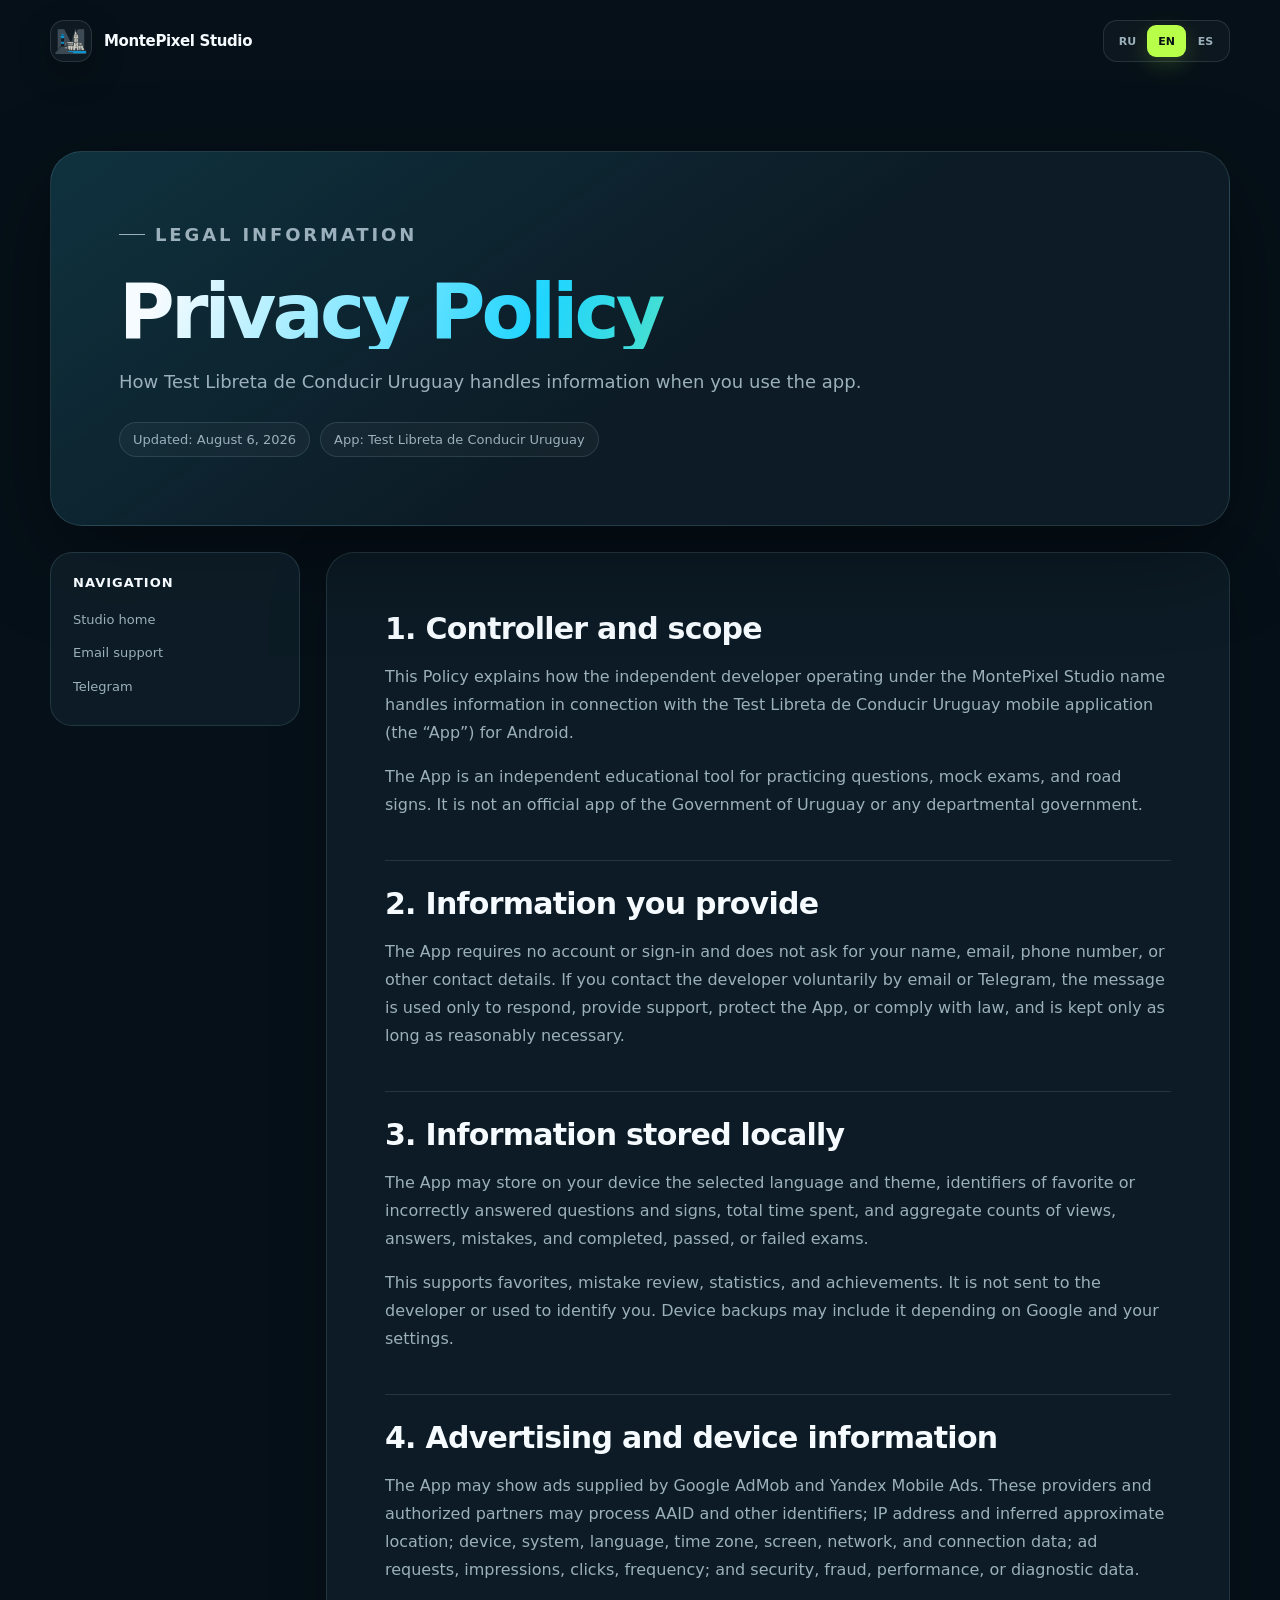
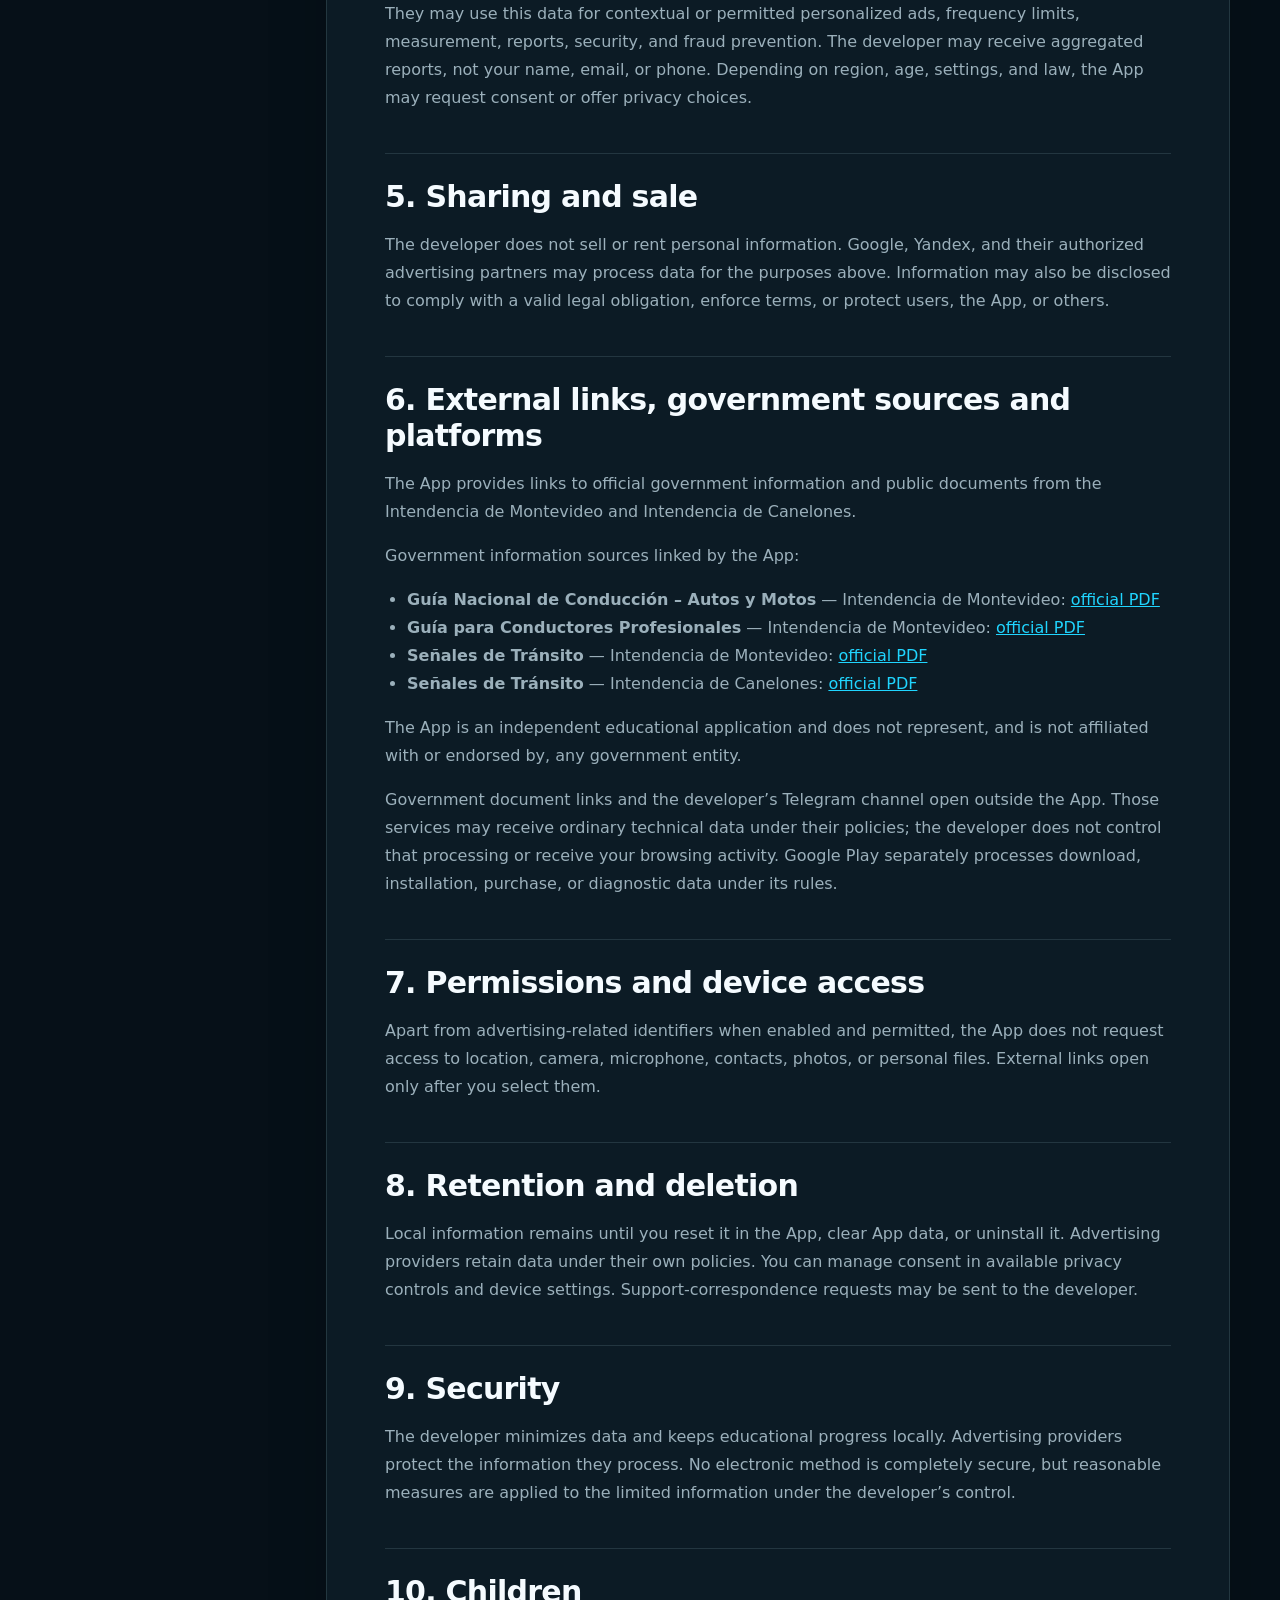
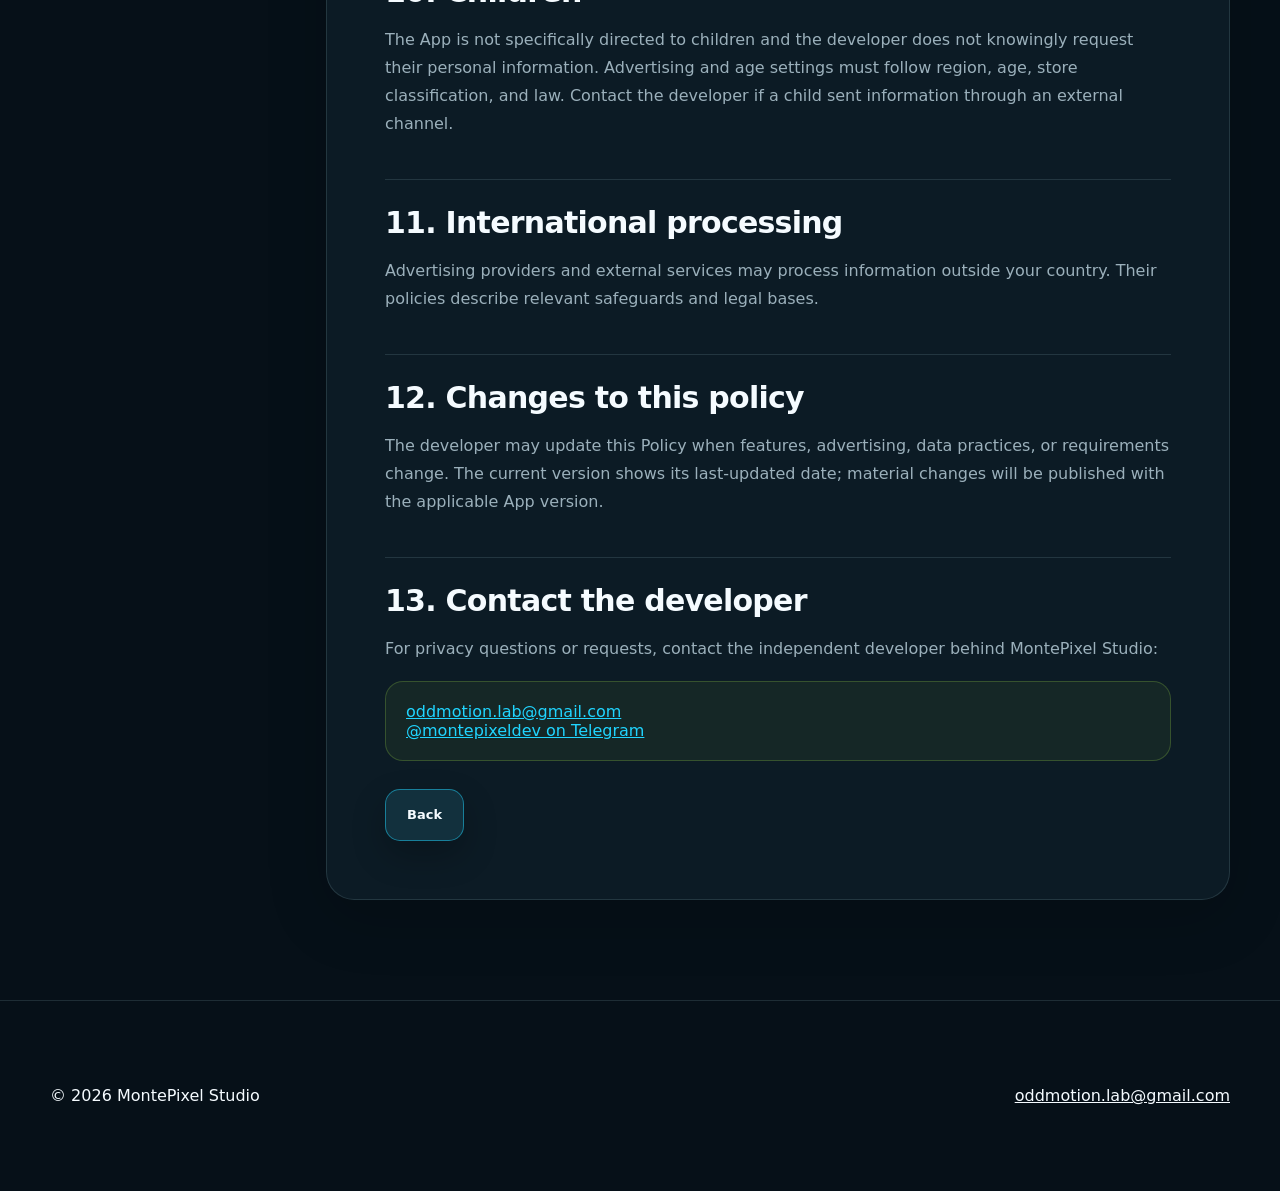
<file: conducirtestURU/privacy-policy.html>
<!doctype html>
<html lang="es">
<head>
  <meta charset="utf-8">
  <meta name="viewport" content="width=device-width, initial-scale=1, viewport-fit=cover">
  <meta name="description" content="Política de Privacidad de Test Libreta de Conducir Uruguay por MontePixel Studio.">
  <meta name="theme-color" content="#050a0f">
  <link rel="icon" type="image/png" href="/favicon.png">
  <link rel="apple-touch-icon" href="/favicon.png">
  <link rel="stylesheet" href="/assets/site.css">
  <title>Política de Privacidad — Test Libreta de Conducir Uruguay</title>
</head>
<body>
  <a class="skip-link" href="#policy" data-i18n="skip">Ir a la política</a>
  <header class="site-header">
    <div class="shell header-inner">
      <a class="brand" href="/" data-i18n-aria="homeAria" aria-label="Volver a MontePixel Studio">
        <span class="brand-mark"><img src="/favicon.png" alt="" width="33" height="33"></span>
        <span>MontePixel Studio</span>
      </a>
      <div class="lang-switcher" aria-label="Idioma">
        <button class="lang-button" type="button" data-set-lang="ru" aria-pressed="false">RU</button>
        <button class="lang-button" type="button" data-set-lang="en" aria-pressed="false">EN</button>
        <button class="lang-button" type="button" data-set-lang="es" aria-pressed="true">ES</button>
      </div>
    </div>
  </header>

  <main class="shell privacy-page" id="policy">
    <header class="privacy-hero">
      <p class="eyebrow" data-i18n="eyebrow">Información legal</p>
      <h1 class="gradient-text" data-i18n="heading">Política de Privacidad</h1>
      <p data-i18n="intro">Cómo Test Libreta de Conducir Uruguay trata la información cuando usas la aplicación.</p>
      <div class="meta-row"><span class="meta-pill" data-i18n="updated">Actualizada: 6 de agosto de 2026</span><span class="meta-pill" data-i18n="app">Aplicación: Test Libreta de Conducir Uruguay</span></div>
    </header>

    <div class="privacy-layout">
      <aside class="privacy-sidebar">
        <strong data-i18n="navigation">Navegación</strong>
        <a href="/" data-i18n="studio">Inicio del estudio</a>
        <a href="mailto:oddmotion.lab@gmail.com" data-i18n="email">Soporte por email</a>
        <a href="https://t.me/montepixeldev" target="_blank" rel="noopener noreferrer">Telegram</a>
      </aside>
      <div class="privacy-content">
        <article class="locale-panel" data-locale="en" hidden>
          <section><h2>1. Controller and scope</h2><p>This Policy explains how the independent developer operating under the MontePixel Studio name handles information in connection with the Test Libreta de Conducir Uruguay mobile application (the “App”) for Android.</p><p>The App is an independent educational tool for practicing questions, mock exams, and road signs. It is not an official app of the Government of Uruguay or any departmental government.</p></section>
          <section><h2>2. Information you provide</h2><p>The App requires no account or sign-in and does not ask for your name, email, phone number, or other contact details. If you contact the developer voluntarily by email or Telegram, the message is used only to respond, provide support, protect the App, or comply with law, and is kept only as long as reasonably necessary.</p></section>
          <section><h2>3. Information stored locally</h2><p>The App may store on your device the selected language and theme, identifiers of favorite or incorrectly answered questions and signs, total time spent, and aggregate counts of views, answers, mistakes, and completed, passed, or failed exams.</p><p>This supports favorites, mistake review, statistics, and achievements. It is not sent to the developer or used to identify you. Device backups may include it depending on Google and your settings.</p></section>
          <section><h2>4. Advertising and device information</h2><p>The App may show ads supplied by Google AdMob and Yandex Mobile Ads. These providers and authorized partners may process AAID and other identifiers; IP address and inferred approximate location; device, system, language, time zone, screen, network, and connection data; ad requests, impressions, clicks, frequency; and security, fraud, performance, or diagnostic data.</p><p>They may use this data for contextual or permitted personalized ads, frequency limits, measurement, reports, security, and fraud prevention. The developer may receive aggregated reports, not your name, email, or phone. Depending on region, age, settings, and law, the App may request consent or offer privacy choices.</p></section>
          <section><h2>5. Sharing and sale</h2><p>The developer does not sell or rent personal information. Google, Yandex, and their authorized advertising partners may process data for the purposes above. Information may also be disclosed to comply with a valid legal obligation, enforce terms, or protect users, the App, or others.</p></section>
          <section><h2>6. External links, government sources and platforms</h2><p>The App provides links to official government information and public documents from the Intendencia de Montevideo and Intendencia de Canelones.</p><p>Government information sources linked by the App:</p><ul><li><strong>Guía Nacional de Conducción – Autos y Motos</strong> — Intendencia de Montevideo: <a href="https://montevideo.gub.uy/sites/default/files/biblioteca/manualautosymotos_0.pdf" target="_blank" rel="noopener noreferrer">official PDF</a></li><li><strong>Guía para Conductores Profesionales</strong> — Intendencia de Montevideo: <a href="https://www.montevideo.gub.uy/sites/default/files/biblioteca/guiaprofesional.pdf" target="_blank" rel="noopener noreferrer">official PDF</a></li><li><strong>Señales de Tránsito</strong> — Intendencia de Montevideo: <a href="https://montevideo.gub.uy/sites/default/files/documentos/senales.pdf" target="_blank" rel="noopener noreferrer">official PDF</a></li><li><strong>Señales de Tránsito</strong> — Intendencia de Canelones: <a href="https://www.imcanelones.gub.uy/sites/default/files/2025-01/senales_de_transito.pdf" target="_blank" rel="noopener noreferrer">official PDF</a></li></ul><p>The App is an independent educational application and does not represent, and is not affiliated with or endorsed by, any government entity.</p><p>Government document links and the developer’s Telegram channel open outside the App. Those services may receive ordinary technical data under their policies; the developer does not control that processing or receive your browsing activity. Google Play separately processes download, installation, purchase, or diagnostic data under its rules.</p></section>
          <section><h2>7. Permissions and device access</h2><p>Apart from advertising-related identifiers when enabled and permitted, the App does not request access to location, camera, microphone, contacts, photos, or personal files. External links open only after you select them.</p></section>
          <section><h2>8. Retention and deletion</h2><p>Local information remains until you reset it in the App, clear App data, or uninstall it. Advertising providers retain data under their own policies. You can manage consent in available privacy controls and device settings. Support-correspondence requests may be sent to the developer.</p></section>
          <section><h2>9. Security</h2><p>The developer minimizes data and keeps educational progress locally. Advertising providers protect the information they process. No electronic method is completely secure, but reasonable measures are applied to the limited information under the developer’s control.</p></section>
          <section><h2>10. Children</h2><p>The App is not specifically directed to children and the developer does not knowingly request their personal information. Advertising and age settings must follow region, age, store classification, and law. Contact the developer if a child sent information through an external channel.</p></section>
          <section><h2>11. International processing</h2><p>Advertising providers and external services may process information outside your country. Their policies describe relevant safeguards and legal bases.</p></section>
          <section><h2>12. Changes to this policy</h2><p>The developer may update this Policy when features, advertising, data practices, or requirements change. The current version shows its last-updated date; material changes will be published with the applicable App version.</p></section>
          <section><h2>13. Contact the developer</h2><p>For privacy questions or requests, contact the independent developer behind MontePixel Studio:</p><div class="contact-box"><a href="mailto:oddmotion.lab@gmail.com">oddmotion.lab@gmail.com</a><br><a href="https://t.me/montepixeldev" target="_blank" rel="noopener noreferrer">@montepixeldev on Telegram</a></div></section>
        </article>

        <article class="locale-panel" data-locale="ru" hidden>
          <section><h2>1. Оператор и область действия</h2><p>Эта Политика объясняет, как независимый разработчик, работающий под названием MontePixel Studio, обрабатывает информацию при использовании мобильного приложения «Экзамен на права в Уругвае» («Приложение») для Android.</p><p>Приложение — независимый образовательный инструмент для тренировки вопросов, пробных экзаменов и дорожных знаков. Оно не является официальным приложением правительства Уругвая или департаментских органов.</p></section>
          <section><h2>2. Информация, которую вы предоставляете</h2><p>Приложение не требует аккаунта или входа и не запрашивает имя, email, телефон и другие контакты. Если вы сами пишете нам по email или в Telegram, сообщение используется только для ответа, поддержки, защиты Приложения или исполнения закона и хранится лишь разумно необходимый срок.</p></section>
          <section><h2>3. Локально хранимая информация</h2><p>На устройстве могут сохраняться язык и тема, идентификаторы избранных вопросов и знаков, ошибочные ответы, общее время использования, а также суммарные счётчики просмотров, ответов, ошибок и завершённых, сданных или проваленных экзаменов.</p><p>Эти данные обеспечивают избранное, работу над ошибками, статистику и достижения. Они не отправляются MontePixel и не используются для идентификации. Резервные копии устройства могут включать их согласно настройкам и правилам Apple или Google.</p></section>
          <section><h2>4. Реклама и данные устройства</h2><p>Реклама может предоставляться Google AdMob и Yandex Mobile Ads. Провайдеры и их партнёры могут обрабатывать AAID и другие идентификаторы; IP-адрес и приблизительное местоположение; данные об устройстве, системе, языке, часовом поясе, экране, сети; запросы, показы, клики и частоту рекламы; данные безопасности, диагностики, производительности и борьбы с мошенничеством.</p><p>Данные могут использоваться для контекстной или разрешённой персонализированной рекламы, ограничения частоты, измерений, отчётов и безопасности. Разработчик может получать сводные отчёты, но не имя, email или телефон. В зависимости от региона, возраста, настроек и закона Приложение может запросить согласие.</p></section>
          <section><h2>5. Передача и продажа</h2><p>Разработчик не продаёт и не сдаёт в аренду персональные данные. Google, Yandex и их рекламные партнёры могут обрабатывать их для описанных целей. Раскрытие также возможно для исполнения законной обязанности, применения условий или защиты пользователей, Приложения и других лиц.</p></section>
          <section><h2>6. Внешние ссылки, государственные источники и платформы</h2><p>Приложение предоставляет ссылки на официальную государственную информацию и публичные документы Intendencia de Montevideo и Intendencia de Canelones.</p><p>Государственные источники информации, ссылки на которые размещены в Приложении:</p><ul><li><strong>Guía Nacional de Conducción – Autos y Motos</strong> — Intendencia de Montevideo: <a href="https://montevideo.gub.uy/sites/default/files/biblioteca/manualautosymotos_0.pdf" target="_blank" rel="noopener noreferrer">официальный PDF</a></li><li><strong>Guía para Conductores Profesionales</strong> — Intendencia de Montevideo: <a href="https://www.montevideo.gub.uy/sites/default/files/biblioteca/guiaprofesional.pdf" target="_blank" rel="noopener noreferrer">официальный PDF</a></li><li><strong>Señales de Tránsito</strong> — Intendencia de Montevideo: <a href="https://montevideo.gub.uy/sites/default/files/documentos/senales.pdf" target="_blank" rel="noopener noreferrer">официальный PDF</a></li><li><strong>Señales de Tránsito</strong> — Intendencia de Canelones: <a href="https://www.imcanelones.gub.uy/sites/default/files/2025-01/senales_de_transito.pdf" target="_blank" rel="noopener noreferrer">официальный PDF</a></li></ul><p>Приложение является независимым образовательным приложением, не представляет государственные органы, не связано с ними и не одобрено ими.</p><p>Ссылки на государственные документы и Telegram-канал разработчика открываются вне Приложения. Эти сервисы могут получать обычные технические данные по своим правилам; разработчик не контролирует обработку и не получает историю просмотра. Google Play отдельно обрабатывает данные загрузки, установки, покупки и диагностики.</p></section>
          <section><h2>7. Разрешения и доступ к устройству</h2><p>Кроме рекламных идентификаторов, когда реклама включена и разрешена, Приложение не запрашивает доступ к геолокации, камере, микрофону, контактам, фотографиям и личным файлам. Внешняя ссылка открывается только после выбора пользователя.</p></section>
          <section><h2>8. Хранение и удаление</h2><p>Локальные данные хранятся до сброса в Приложении, очистки данных или удаления Приложения. Рекламные провайдеры хранят данные по своим правилам. Согласием можно управлять в доступных настройках приватности и на устройстве. По переписке с поддержкой можно обратиться к нам.</p></section>
          <section><h2>9. Безопасность</h2><p>Разработчик минимизирует данные и хранит учебный прогресс локально. За защиту обрабатываемой ими информации отвечают рекламные провайдеры. Абсолютно безопасных электронных методов нет, но разработчик применяет разумные меры для ограниченного объёма данных под его контролем.</p></section>
          <section><h2>10. Дети</h2><p>Приложение не предназначено специально для детей, и разработчик сознательно не запрашивает их персональные данные. Реклама и возрастные настройки должны соответствовать региону, возрасту, классификации магазина и закону. Сообщите разработчику, если ребёнок отправил данные через внешний канал.</p></section>
          <section><h2>11. Международная обработка</h2><p>Рекламные провайдеры и внешние сервисы могут обрабатывать данные за пределами вашей страны. Их политики описывают применимые гарантии и правовые основания.</p></section>
          <section><h2>12. Изменения политики</h2><p>Политика может обновляться при изменении функций, рекламы, обработки данных или требований. В актуальной версии указывается дата обновления; существенные изменения публикуются вместе с соответствующей версией Приложения.</p></section>
          <section><h2>13. Контакты разработчика</h2><p>По вопросам конфиденциальности свяжитесь с независимым разработчиком MontePixel Studio:</p><div class="contact-box"><a href="mailto:oddmotion.lab@gmail.com">oddmotion.lab@gmail.com</a><br><a href="https://t.me/montepixeldev" target="_blank" rel="noopener noreferrer">@montepixeldev в Telegram</a></div></section>
        </article>

        <article class="locale-panel" data-locale="es" hidden>
          <section><h2>1. Responsable y alcance</h2><p>Esta Política explica cómo el desarrollador independiente que trabaja bajo el nombre MontePixel Studio trata información relacionada con Test Libreta de Conducir Uruguay (la “Aplicación”) para Android.</p><p>La Aplicación es una herramienta educativa independiente para practicar preguntas, simulacros y señales. No es una aplicación oficial del Gobierno de Uruguay ni de ninguna intendencia.</p></section>
          <section><h2>2. Información que proporcionas</h2><p>La Aplicación no requiere cuenta ni inicio de sesión y no solicita nombre, email, teléfono u otros datos de contacto. Si escribes voluntariamente al desarrollador por email o Telegram, el mensaje se usa solo para responder, prestar soporte, proteger la Aplicación o cumplir la ley, y se conserva únicamente el tiempo razonablemente necesario.</p></section>
          <section><h2>3. Información almacenada localmente</h2><p>La Aplicación puede guardar en tu dispositivo el idioma y tema, identificadores de preguntas y señales favoritas o contestadas incorrectamente, tiempo total de uso y cantidades acumuladas de vistas, respuestas, errores y exámenes completados, aprobados o no aprobados.</p><p>Esto permite ofrecer favoritos, repaso de errores, estadísticas y logros. No se envía a MontePixel ni se usa para identificarte. Las copias de seguridad pueden incluirla según los ajustes y las políticas de Apple o Google.</p></section>
          <section><h2>4. Publicidad e información del dispositivo</h2><p>La Aplicación puede mostrar anuncios de Google AdMob y Yandex Mobile Ads. Sus proveedores y socios autorizados pueden tratar AAID y otros identificadores; IP y ubicación aproximada; datos del dispositivo, sistema, idioma, zona horaria, pantalla, red y conexión; solicitudes, impresiones, clics y frecuencia; y datos de seguridad, fraude, rendimiento o diagnóstico.</p><p>Pueden usarlos para anuncios contextuales o personalizados cuando esté permitido, limitar frecuencia, medir, informar y prevenir fraude. El desarrollador puede recibir informes agregados, no tu nombre, email o teléfono. Según región, edad, ajustes y ley, la Aplicación puede pedir consentimiento.</p></section>
          <section><h2>5. Comunicación y venta</h2><p>El desarrollador no vende ni alquila información personal. Google, Yandex y sus socios pueden tratarla para los fines descritos. También puede comunicarse para cumplir una obligación legal válida, aplicar condiciones o proteger a usuarios, la Aplicación u otras personas.</p></section>
          <section><h2>6. Enlaces externos, fuentes gubernamentales y plataformas</h2><p>La Aplicación proporciona enlaces a información gubernamental oficial y documentos públicos de la Intendencia de Montevideo y la Intendencia de Canelones.</p><p>Fuentes de información gubernamental enlazadas por la Aplicación:</p><ul><li><strong>Guía Nacional de Conducción – Autos y Motos</strong> — Intendencia de Montevideo: <a href="https://montevideo.gub.uy/sites/default/files/biblioteca/manualautosymotos_0.pdf" target="_blank" rel="noopener noreferrer">PDF oficial</a></li><li><strong>Guía para Conductores Profesionales</strong> — Intendencia de Montevideo: <a href="https://www.montevideo.gub.uy/sites/default/files/biblioteca/guiaprofesional.pdf" target="_blank" rel="noopener noreferrer">PDF oficial</a></li><li><strong>Señales de Tránsito</strong> — Intendencia de Montevideo: <a href="https://montevideo.gub.uy/sites/default/files/documentos/senales.pdf" target="_blank" rel="noopener noreferrer">PDF oficial</a></li><li><strong>Señales de Tránsito</strong> — Intendencia de Canelones: <a href="https://www.imcanelones.gub.uy/sites/default/files/2025-01/senales_de_transito.pdf" target="_blank" rel="noopener noreferrer">PDF oficial</a></li></ul><p>La Aplicación es una herramienta educativa independiente; no representa a ninguna entidad gubernamental, no está afiliada a ella ni cuenta con su respaldo.</p><p>Los enlaces a documentos gubernamentales y al canal de Telegram del desarrollador se abren fuera de la Aplicación. Esos servicios pueden recibir datos técnicos habituales según sus políticas; no controlamos el tratamiento ni recibimos tu navegación. Google Play trata por separado datos de descarga, instalación, compra o diagnóstico.</p></section>
          <section><h2>7. Permisos y acceso al dispositivo</h2><p>Salvo identificadores publicitarios cuando estén activados y permitidos, la Aplicación no solicita acceso a ubicación, cámara, micrófono, contactos, fotos o archivos personales. Un enlace externo solo se abre cuando lo seleccionas.</p></section>
          <section><h2>8. Conservación y eliminación</h2><p>Los datos locales permanecen hasta que los restableces en la Aplicación, borras sus datos o la desinstalas. Los proveedores publicitarios conservan datos según sus políticas. Puedes gestionar el consentimiento en los controles disponibles y ajustes del dispositivo. Para comunicaciones de soporte puedes contactarnos.</p></section>
          <section><h2>9. Seguridad</h2><p>El desarrollador minimiza los datos y mantiene localmente el progreso educativo. Los proveedores publicitarios protegen la información que tratan. Ningún método electrónico es completamente seguro, pero el desarrollador aplica medidas razonables para la información limitada bajo su control.</p></section>
          <section><h2>10. Menores</h2><p>La Aplicación no está dirigida específicamente a niños y el desarrollador no solicita deliberadamente sus datos. La publicidad y ajustes de edad deben seguir región, edad, clasificación de tienda y ley. Contacta con el desarrollador si un menor envió datos por un canal externo.</p></section>
          <section><h2>11. Tratamiento internacional</h2><p>Los proveedores publicitarios y servicios externos pueden tratar información fuera de tu país. Sus políticas explican las garantías y bases legales aplicables.</p></section>
          <section><h2>12. Cambios en esta política</h2><p>El desarrollador puede actualizarla cuando cambien las funciones, publicidad, prácticas de datos o requisitos. La versión vigente indicará su fecha; los cambios relevantes se publicarán con la versión correspondiente de la Aplicación.</p></section>
          <section><h2>13. Contacto del desarrollador</h2><p>Para consultas o solicitudes de privacidad, contacta con el desarrollador independiente de MontePixel Studio:</p><div class="contact-box"><a href="mailto:oddmotion.lab@gmail.com">oddmotion.lab@gmail.com</a><br><a href="https://t.me/montepixeldev" target="_blank" rel="noopener noreferrer">@montepixeldev en Telegram</a></div></section>
        </article>

        <div class="privacy-actions"><a class="button button-primary" href="/" data-i18n="back">Volver</a></div>
      </div>
    </div>
  </main>
  <a class="back-top" href="#policy" data-i18n-aria="topAria" aria-label="Volver arriba">↑</a>
  <footer class="site-footer"><div class="shell footer-inner"><span>© <span data-current-year>2026</span> MontePixel Studio</span><a href="mailto:oddmotion.lab@gmail.com">oddmotion.lab@gmail.com</a></div></footer>
  <script>
    window.PAGE_TRANSLATIONS = {
      en: { title: "Privacy Policy — Uruguay Driving Licence Test", description: "Privacy Policy for Test Libreta de Conducir Uruguay by MontePixel Studio.", skip: "Skip to policy", homeAria: "Back to MontePixel Studio", eyebrow: "Legal information", heading: "Privacy Policy", intro: "How Test Libreta de Conducir Uruguay handles information when you use the app.", updated: "Updated: August 6, 2026", app: "App: Test Libreta de Conducir Uruguay", navigation: "Navigation", studio: "Studio home", email: "Email support", back: "Back to studio", topAria: "Back to top" },
      ru: { title: "Политика конфиденциальности — Экзамен на права в Уругвае", description: "Политика конфиденциальности приложения «Экзамен на права в Уругвае» от MontePixel Studio.", skip: "Перейти к политике", homeAria: "Вернуться на сайт MontePixel Studio", eyebrow: "Юридическая информация", heading: "Политика конфиденциальности", intro: "Как приложение «Экзамен на права в Уругвае» обрабатывает информацию при использовании.", updated: "Обновлено: 6 августа 2026 г.", app: "Приложение: Экзамен на права в Уругвае", navigation: "Навигация", studio: "Главная студии", email: "Поддержка по email", back: "На сайт студии", topAria: "Наверх" },
      es: { title: "Política de Privacidad — Test Libreta de Conducir Uruguay", description: "Política de Privacidad de Test Libreta de Conducir Uruguay por MontePixel Studio.", skip: "Ir a la política", homeAria: "Volver a MontePixel Studio", eyebrow: "Información legal", heading: "Política de Privacidad", intro: "Cómo Test Libreta de Conducir Uruguay trata la información cuando usas la aplicación.", updated: "Actualizada: 6 de agosto de 2026", app: "Aplicación: Test Libreta de Conducir Uruguay", navigation: "Navegación", studio: "Inicio del estudio", email: "Soporte por email", back: "Volver al estudio", topAria: "Volver arriba" }
    };
    window.PAGE_TRANSLATIONS.en.back = "Back";
    window.PAGE_TRANSLATIONS.ru.back = "Назад";
    window.PAGE_TRANSLATIONS.es.back = "Volver";
  </script>
  <script src="/assets/site.js" defer></script>
</body>
</html>
</file>
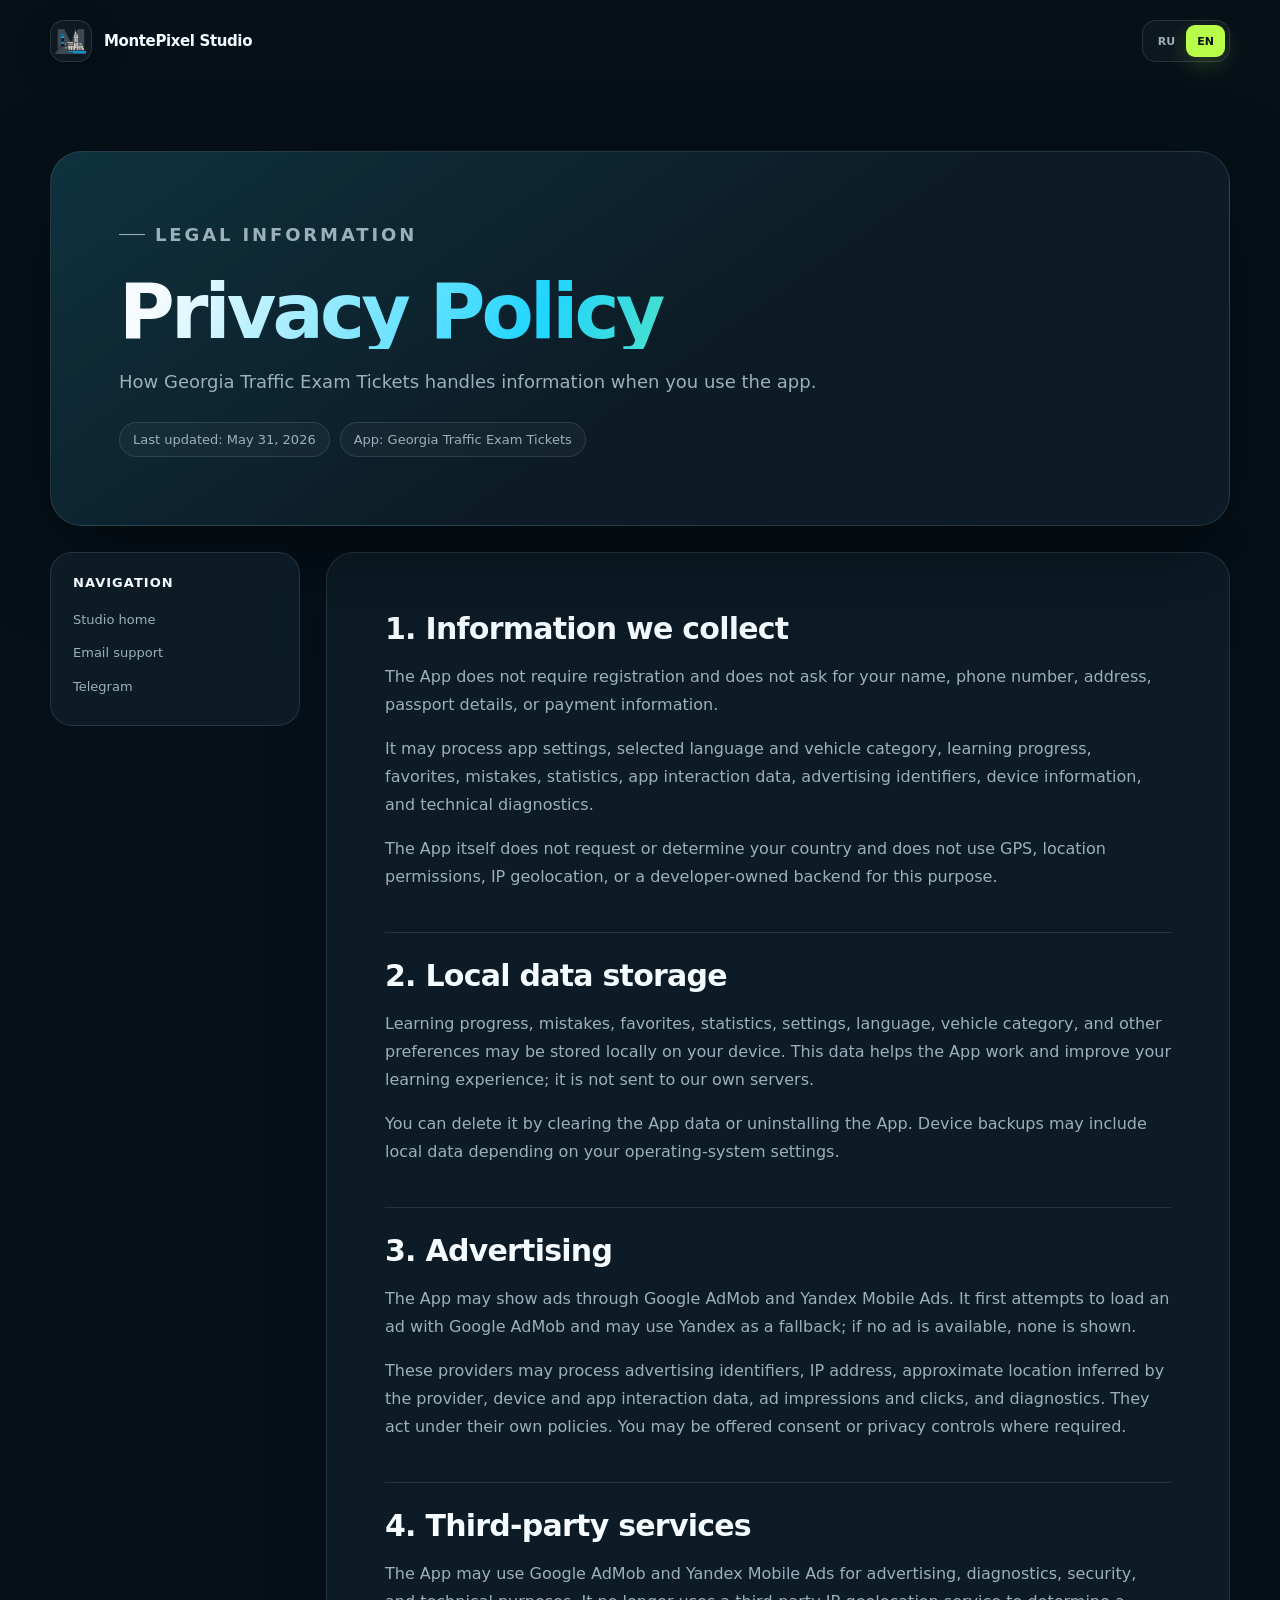
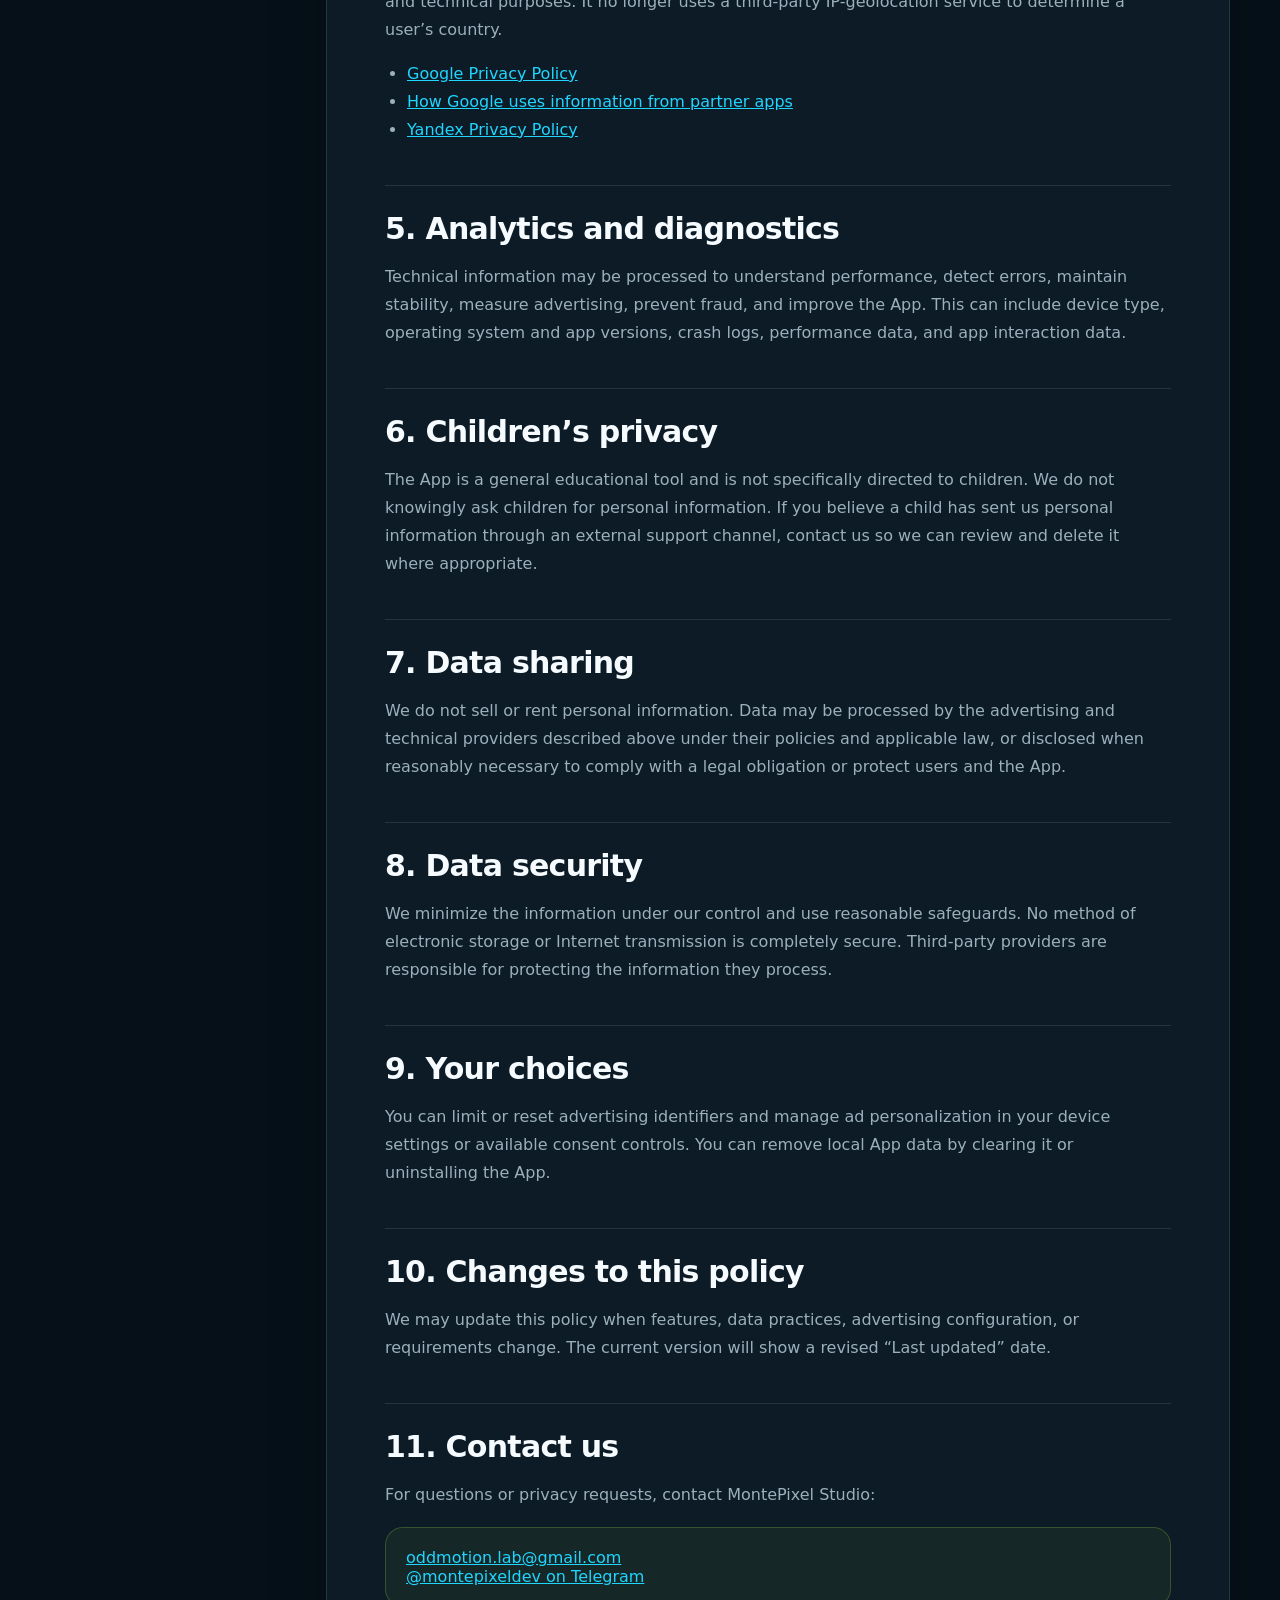
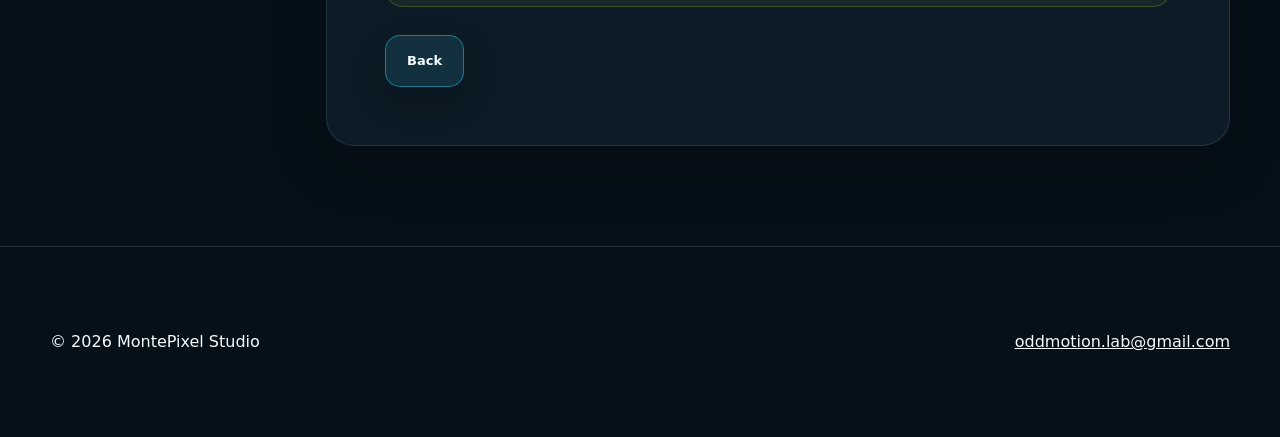
<file: pddgeapp/privacy-policy.html>
<!doctype html>
<html lang="en">
<head>
  <meta charset="utf-8">
  <meta name="viewport" content="width=device-width, initial-scale=1, viewport-fit=cover">
  <meta name="description" content="Privacy Policy for Georgia Traffic Exam Tickets by MontePixel Studio.">
  <meta name="theme-color" content="#050a0f">
  <link rel="icon" type="image/png" href="/favicon.png">
  <link rel="apple-touch-icon" href="/favicon.png">
  <link rel="stylesheet" href="/assets/site.css">
  <title>Privacy Policy — Georgia Traffic Exam Tickets</title>
</head>
<body>
  <a class="skip-link" href="#policy" data-i18n="skip">Skip to policy</a>
  <header class="site-header">
    <div class="shell header-inner">
      <a class="brand" href="/" data-i18n-aria="homeAria" aria-label="Back to MontePixel Studio">
        <span class="brand-mark"><img src="/favicon.png" alt="" width="33" height="33"></span>
        <span>MontePixel Studio</span>
      </a>
      <div class="lang-switcher" aria-label="Language">
        <button class="lang-button" type="button" data-set-lang="ru" aria-pressed="false">RU</button>
        <button class="lang-button" type="button" data-set-lang="en" aria-pressed="true">EN</button>
      </div>
    </div>
  </header>

  <main class="shell privacy-page" id="policy">
    <header class="privacy-hero">
      <p class="eyebrow" data-i18n="eyebrow">Legal information</p>
      <h1 class="gradient-text" data-i18n="heading">Privacy Policy</h1>
      <p data-i18n="intro">How Georgia Traffic Exam Tickets handles information when you use the app.</p>
      <div class="meta-row">
        <span class="meta-pill" data-i18n="updated">Last updated: May 31, 2026</span>
        <span class="meta-pill" data-i18n="app">App: Georgia Traffic Exam Tickets</span>
      </div>
    </header>

    <div class="privacy-layout">
      <aside class="privacy-sidebar">
        <strong data-i18n="navigation">Navigation</strong>
        <a href="/" data-i18n="studio">Studio home</a>
        <a href="mailto:oddmotion.lab@gmail.com" data-i18n="email">Email support</a>
        <a href="https://t.me/montepixeldev" target="_blank" rel="noopener noreferrer">Telegram</a>
      </aside>

      <div class="privacy-content">
        <article class="locale-panel" data-locale="en">
          <section><h2>1. Information we collect</h2><p>The App does not require registration and does not ask for your name, phone number, address, passport details, or payment information.</p><p>It may process app settings, selected language and vehicle category, learning progress, favorites, mistakes, statistics, app interaction data, advertising identifiers, device information, and technical diagnostics.</p><p>The App itself does not request or determine your country and does not use GPS, location permissions, IP geolocation, or a developer-owned backend for this purpose.</p></section>
          <section><h2>2. Local data storage</h2><p>Learning progress, mistakes, favorites, statistics, settings, language, vehicle category, and other preferences may be stored locally on your device. This data helps the App work and improve your learning experience; it is not sent to our own servers.</p><p>You can delete it by clearing the App data or uninstalling the App. Device backups may include local data depending on your operating-system settings.</p></section>
          <section><h2>3. Advertising</h2><p>The App may show ads through Google AdMob and Yandex Mobile Ads. It first attempts to load an ad with Google AdMob and may use Yandex as a fallback; if no ad is available, none is shown.</p><p>These providers may process advertising identifiers, IP address, approximate location inferred by the provider, device and app interaction data, ad impressions and clicks, and diagnostics. They act under their own policies. You may be offered consent or privacy controls where required.</p></section>
          <section><h2>4. Third-party services</h2><p>The App may use Google AdMob and Yandex Mobile Ads for advertising, diagnostics, security, and technical purposes. It no longer uses a third-party IP-geolocation service to determine a user’s country.</p><ul><li><a href="https://policies.google.com/privacy" target="_blank" rel="noopener noreferrer">Google Privacy Policy</a></li><li><a href="https://policies.google.com/technologies/partner-sites" target="_blank" rel="noopener noreferrer">How Google uses information from partner apps</a></li><li><a href="https://yandex.com/legal/confidential/" target="_blank" rel="noopener noreferrer">Yandex Privacy Policy</a></li></ul></section>
          <section><h2>5. Analytics and diagnostics</h2><p>Technical information may be processed to understand performance, detect errors, maintain stability, measure advertising, prevent fraud, and improve the App. This can include device type, operating system and app versions, crash logs, performance data, and app interaction data.</p></section>
          <section><h2>6. Children’s privacy</h2><p>The App is a general educational tool and is not specifically directed to children. We do not knowingly ask children for personal information. If you believe a child has sent us personal information through an external support channel, contact us so we can review and delete it where appropriate.</p></section>
          <section><h2>7. Data sharing</h2><p>We do not sell or rent personal information. Data may be processed by the advertising and technical providers described above under their policies and applicable law, or disclosed when reasonably necessary to comply with a legal obligation or protect users and the App.</p></section>
          <section><h2>8. Data security</h2><p>We minimize the information under our control and use reasonable safeguards. No method of electronic storage or Internet transmission is completely secure. Third-party providers are responsible for protecting the information they process.</p></section>
          <section><h2>9. Your choices</h2><p>You can limit or reset advertising identifiers and manage ad personalization in your device settings or available consent controls. You can remove local App data by clearing it or uninstalling the App.</p></section>
          <section><h2>10. Changes to this policy</h2><p>We may update this policy when features, data practices, advertising configuration, or requirements change. The current version will show a revised “Last updated” date.</p></section>
          <section><h2>11. Contact us</h2><p>For questions or privacy requests, contact MontePixel Studio:</p><div class="contact-box"><a href="mailto:oddmotion.lab@gmail.com">oddmotion.lab@gmail.com</a><br><a href="https://t.me/montepixeldev" target="_blank" rel="noopener noreferrer">@montepixeldev on Telegram</a></div></section>
        </article>

        <article class="locale-panel" data-locale="ru" hidden>
          <section><h2>1. Какие данные обрабатываются</h2><p>Приложение не требует регистрации и не запрашивает имя, номер телефона, адрес, паспортные или платёжные данные.</p><p>Оно может обрабатывать настройки, выбранный язык и категорию транспорта, учебный прогресс, избранные вопросы, ошибки, статистику, данные о взаимодействии, рекламные идентификаторы, сведения об устройстве и техническую диагностику.</p><p>Само Приложение не запрашивает и не определяет страну пользователя и не использует для этого GPS, разрешение на геолокацию, IP-геолокацию или сервер разработчика.</p></section>
          <section><h2>2. Локальное хранение</h2><p>Учебный прогресс, ошибки, избранное, статистика, настройки, язык, категория транспорта и другие предпочтения могут храниться только на устройстве. Они нужны для работы Приложения и не отправляются на наши серверы.</p><p>Удалить их можно, очистив данные Приложения или удалив его. Резервная копия устройства может включать локальные данные — это зависит от настроек операционной системы.</p></section>
          <section><h2>3. Реклама</h2><p>Приложение может показывать рекламу через Google AdMob и Yandex Mobile Ads. Сначала реклама запрашивается у Google AdMob, а Yandex может использоваться как резервный вариант; если объявлений нет, реклама не показывается.</p><p>Эти провайдеры могут обрабатывать рекламные идентификаторы, IP-адрес, приблизительное местоположение, определённое провайдером, данные об устройстве и использовании, показы и клики, а также диагностику. Обработка ведётся по их правилам. Там, где это требуется, будут доступны запрос согласия и настройки приватности.</p></section>
          <section><h2>4. Сторонние сервисы</h2><p>Google AdMob и Yandex Mobile Ads могут использоваться для рекламы, диагностики, безопасности и технических задач. Приложение больше не использует сторонний сервис IP-геолокации для определения страны.</p><ul><li><a href="https://policies.google.com/privacy" target="_blank" rel="noopener noreferrer">Политика Google</a></li><li><a href="https://policies.google.com/technologies/partner-sites" target="_blank" rel="noopener noreferrer">Как Google использует данные приложений партнёров</a></li><li><a href="https://yandex.ru/legal/confidential/" target="_blank" rel="noopener noreferrer">Политика Яндекса</a></li></ul></section>
          <section><h2>5. Аналитика и диагностика</h2><p>Технические данные могут обрабатываться для оценки производительности, поиска ошибок, стабильности, измерения рекламы, предотвращения мошенничества и улучшения Приложения. К ним относятся тип устройства, версии ОС и Приложения, отчёты о сбоях, данные производительности и взаимодействия.</p></section>
          <section><h2>6. Конфиденциальность детей</h2><p>Приложение является общим образовательным инструментом и не предназначено специально для детей. Мы сознательно не запрашиваем у детей персональные данные. Если ребёнок передал их через внешний канал поддержки, сообщите нам — мы проверим обращение и при необходимости удалим данные.</p></section>
          <section><h2>7. Передача данных</h2><p>Мы не продаём и не сдаём в аренду персональные данные. Данные могут обрабатываться указанными рекламными и техническими провайдерами по их правилам и применимому праву либо раскрываться для исполнения законных требований или защиты пользователей и Приложения.</p></section>
          <section><h2>8. Безопасность</h2><p>Мы минимизируем объём контролируемой информации и применяем разумные меры защиты. Ни один способ электронного хранения или передачи данных через интернет не гарантирует абсолютную безопасность. Сторонние провайдеры отвечают за данные, которые обрабатывают.</p></section>
          <section><h2>9. Ваш выбор</h2><p>В настройках устройства или доступном интерфейсе согласия можно ограничить или сбросить рекламный идентификатор и настроить персонализацию рекламы. Локальные данные удаляются через очистку данных или удаление Приложения.</p></section>
          <section><h2>10. Изменения политики</h2><p>Мы можем обновлять политику при изменении функций, обработки данных, рекламы или требований. В актуальной версии будет указана новая дата обновления.</p></section>
          <section><h2>11. Контакты</h2><p>По вопросам конфиденциальности свяжитесь с MontePixel Studio:</p><div class="contact-box"><a href="mailto:oddmotion.lab@gmail.com">oddmotion.lab@gmail.com</a><br><a href="https://t.me/montepixeldev" target="_blank" rel="noopener noreferrer">@montepixeldev в Telegram</a></div></section>
        </article>

        <div class="privacy-actions">
          <a class="button button-primary" href="/" data-i18n="back">Back</a>
        </div>
      </div>
    </div>
  </main>

  <a class="back-top" href="#policy" data-i18n-aria="topAria" aria-label="Back to top">↑</a>
  <footer class="site-footer"><div class="shell footer-inner"><span>© <span data-current-year>2026</span> MontePixel Studio</span><a href="mailto:oddmotion.lab@gmail.com">oddmotion.lab@gmail.com</a></div></footer>
  <script>
    window.PAGE_TRANSLATIONS = {
      en: { title: "Privacy Policy — Georgia Traffic Exam Tickets", description: "Privacy Policy for Georgia Traffic Exam Tickets by MontePixel Studio.", skip: "Skip to policy", homeAria: "Back to MontePixel Studio", eyebrow: "Legal information", heading: "Privacy Policy", intro: "How Georgia Traffic Exam Tickets handles information when you use the app.", updated: "Last updated: May 31, 2026", app: "App: Georgia Traffic Exam Tickets", navigation: "Navigation", studio: "Studio home", email: "Email support", back: "Back to studio", topAria: "Back to top" },
      ru: { title: "Политика конфиденциальности — ПДД Грузии", description: "Политика конфиденциальности приложения ПДД и тесты Грузии от MontePixel Studio.", skip: "Перейти к политике", homeAria: "Вернуться на сайт MontePixel Studio", eyebrow: "Юридическая информация", heading: "Политика конфиденциальности", intro: "Как приложение «ПДД и тесты Грузии» обрабатывает информацию при использовании.", updated: "Обновлено: 31 мая 2026 г.", app: "Приложение: ПДД и тесты Грузии", navigation: "Навигация", studio: "Главная студии", email: "Поддержка по email", back: "На сайт студии", topAria: "Наверх" }
    };
    window.PAGE_TRANSLATIONS.en.back = "Back";
    window.PAGE_TRANSLATIONS.ru.back = "Назад";
  </script>
  <script src="/assets/site.js" defer></script>
</body>
</html>
</file>
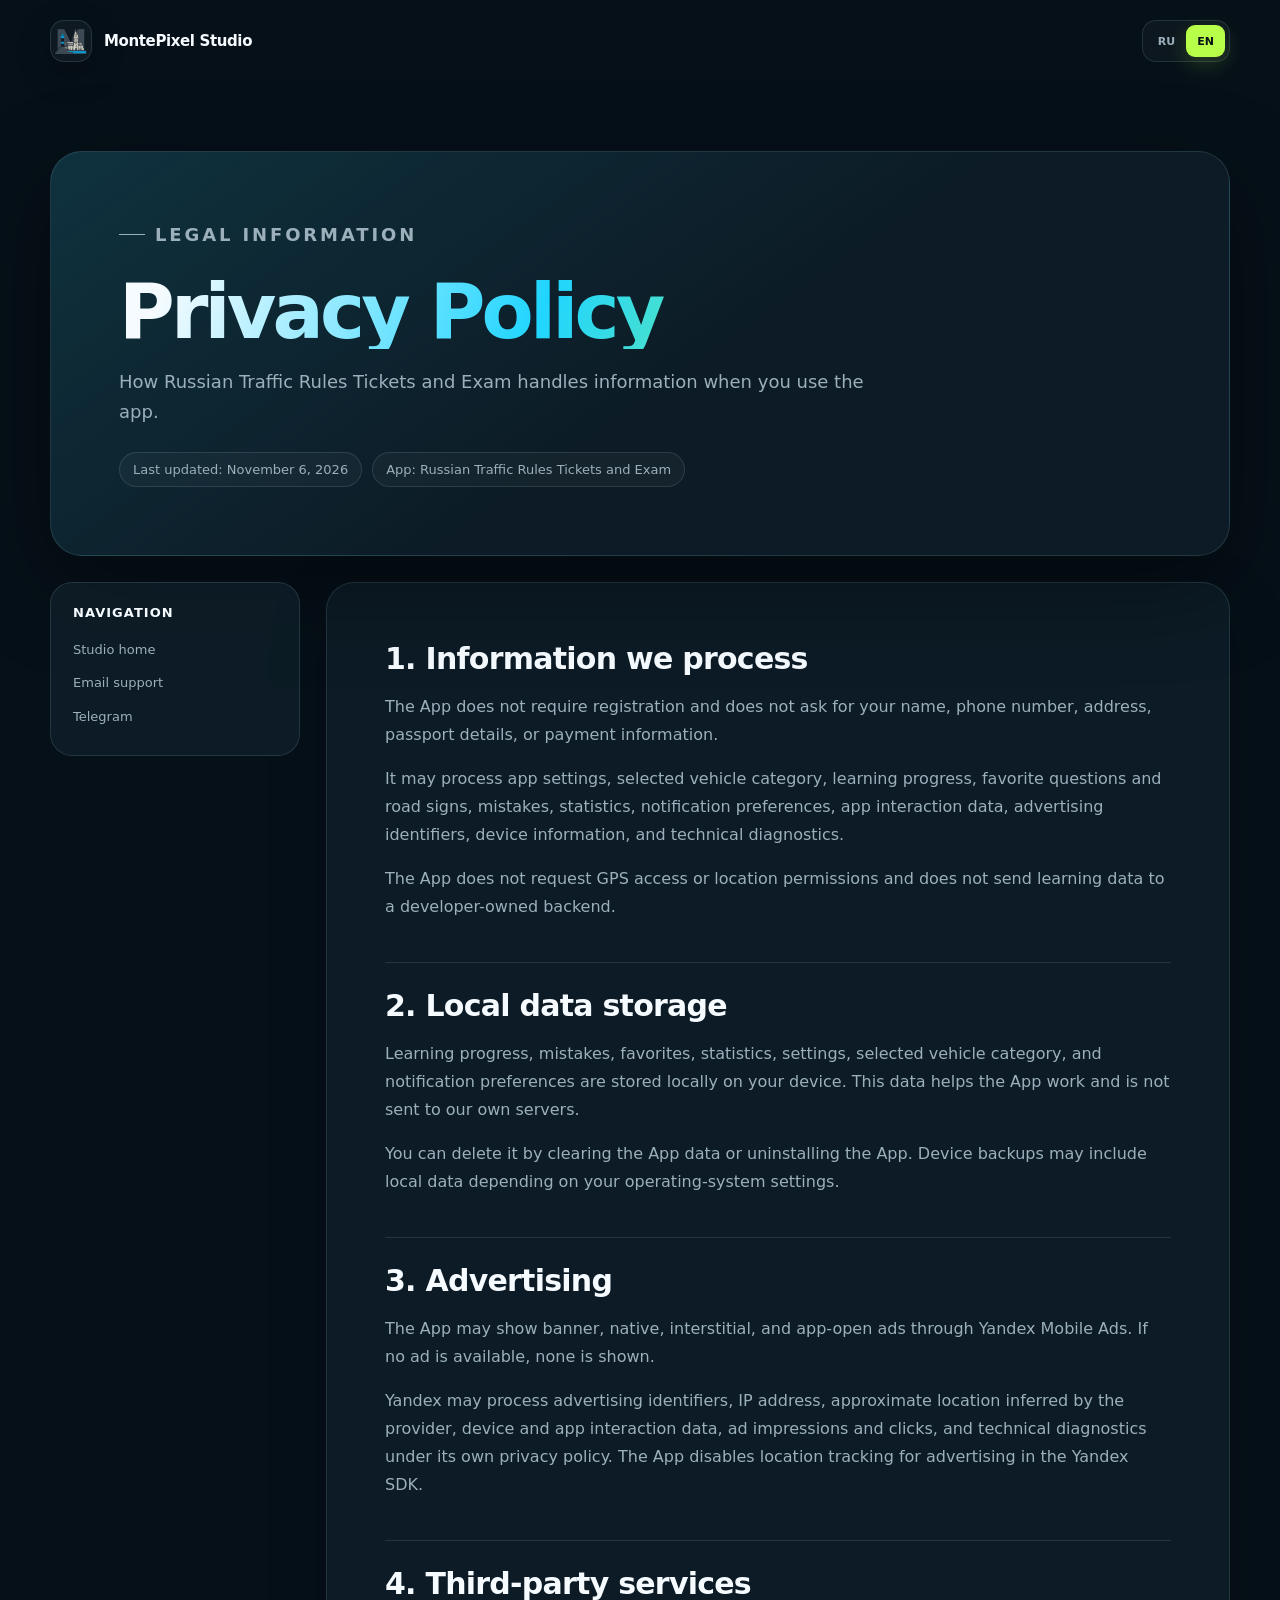
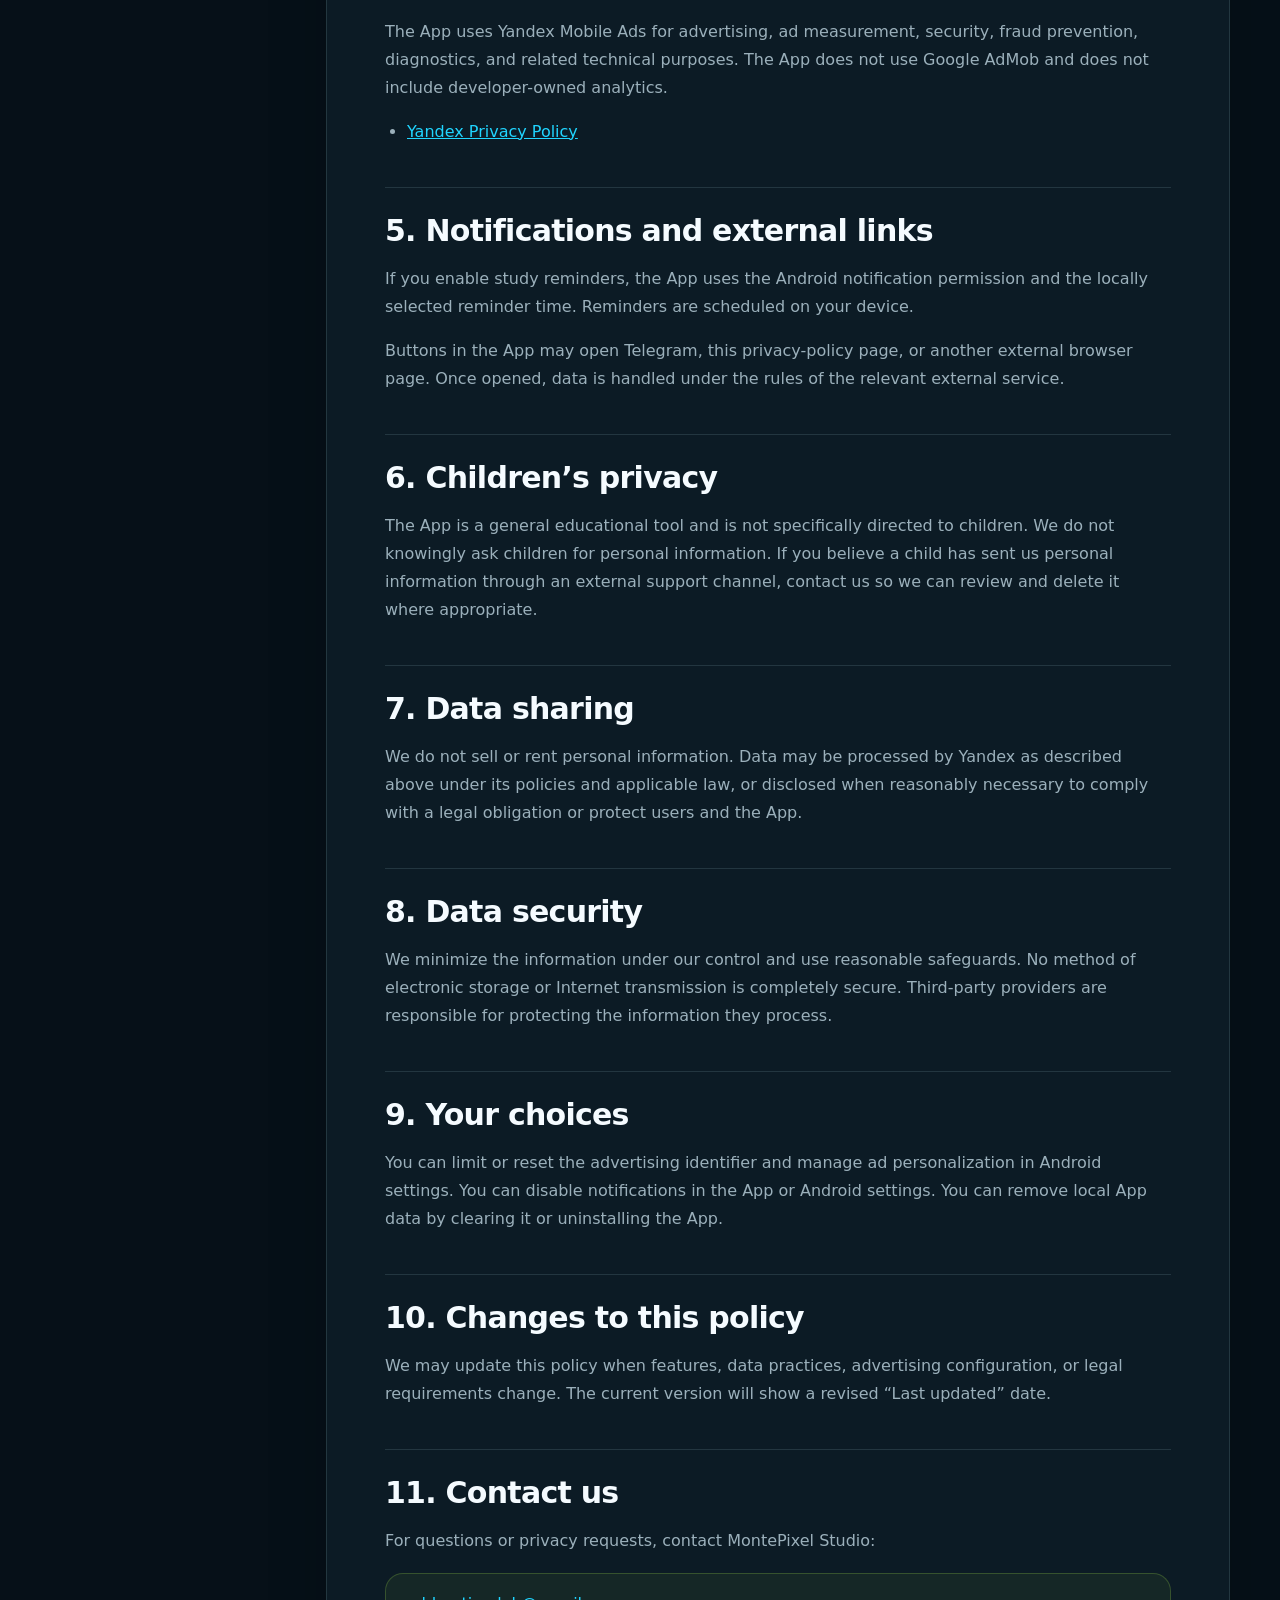
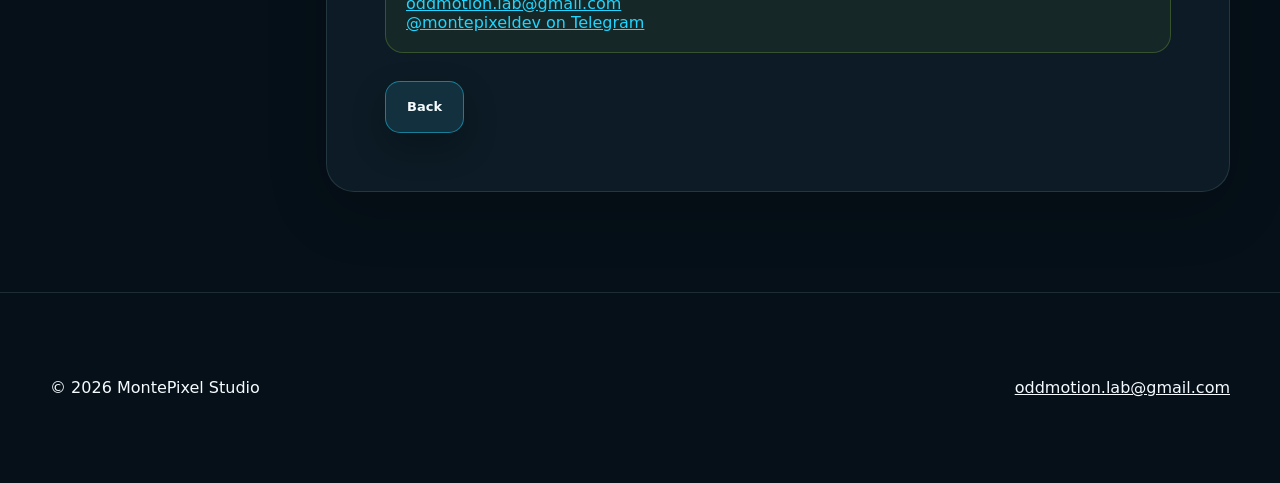
<file: pddruapp/privacy-policy.html>
<!doctype html>
<html lang="ru">
<head>
  <meta charset="utf-8">
  <meta name="viewport" content="width=device-width, initial-scale=1, viewport-fit=cover">
  <meta name="description" content="Политика конфиденциальности приложения «ПДД билеты и Экзамен РФ» от MontePixel Studio.">
  <meta name="theme-color" content="#050a0f">
  <link rel="icon" type="image/png" href="/favicon.png">
  <link rel="apple-touch-icon" href="/favicon.png">
  <link rel="stylesheet" href="/assets/site.css">
  <title>Политика конфиденциальности — ПДД билеты и Экзамен РФ</title>
</head>
<body>
  <a class="skip-link" href="#policy" data-i18n="skip">Перейти к политике</a>
  <header class="site-header">
    <div class="shell header-inner">
      <a class="brand" href="/" data-i18n-aria="homeAria" aria-label="Вернуться на сайт MontePixel Studio">
        <span class="brand-mark"><img src="/favicon.png" alt="" width="33" height="33"></span>
        <span>MontePixel Studio</span>
      </a>
      <div class="lang-switcher" aria-label="Язык">
        <button class="lang-button" type="button" data-set-lang="ru" aria-pressed="true">RU</button>
        <button class="lang-button" type="button" data-set-lang="en" aria-pressed="false">EN</button>
      </div>
    </div>
  </header>

  <main class="shell privacy-page" id="policy">
    <header class="privacy-hero">
      <p class="eyebrow" data-i18n="eyebrow">Юридическая информация</p>
      <h1 class="gradient-text" data-i18n="heading">Политика конфиденциальности</h1>
      <p data-i18n="intro">Как приложение «ПДД билеты и Экзамен РФ» обрабатывает информацию при использовании.</p>
      <div class="meta-row">
        <span class="meta-pill" data-i18n="updated">Обновлено: 6 ноября 2026 г.</span>
        <span class="meta-pill" data-i18n="app">Приложение: ПДД билеты и Экзамен РФ</span>
      </div>
    </header>

    <div class="privacy-layout">
      <aside class="privacy-sidebar">
        <strong data-i18n="navigation">Навигация</strong>
        <a href="/" data-i18n="studio">Главная студии</a>
        <a href="mailto:oddmotion.lab@gmail.com" data-i18n="email">Поддержка по email</a>
        <a href="https://t.me/montepixeldev" target="_blank" rel="noopener noreferrer">Telegram</a>
      </aside>

      <div class="privacy-content">
        <article class="locale-panel" data-locale="en" hidden>
          <section><h2>1. Information we process</h2><p>The App does not require registration and does not ask for your name, phone number, address, passport details, or payment information.</p><p>It may process app settings, selected vehicle category, learning progress, favorite questions and road signs, mistakes, statistics, notification preferences, app interaction data, advertising identifiers, device information, and technical diagnostics.</p><p>The App does not request GPS access or location permissions and does not send learning data to a developer-owned backend.</p></section>
          <section><h2>2. Local data storage</h2><p>Learning progress, mistakes, favorites, statistics, settings, selected vehicle category, and notification preferences are stored locally on your device. This data helps the App work and is not sent to our own servers.</p><p>You can delete it by clearing the App data or uninstalling the App. Device backups may include local data depending on your operating-system settings.</p></section>
          <section><h2>3. Advertising</h2><p>The App may show banner, native, interstitial, and app-open ads through Yandex Mobile Ads. If no ad is available, none is shown.</p><p>Yandex may process advertising identifiers, IP address, approximate location inferred by the provider, device and app interaction data, ad impressions and clicks, and technical diagnostics under its own privacy policy. The App disables location tracking for advertising in the Yandex SDK.</p></section>
          <section><h2>4. Third-party services</h2><p>The App uses Yandex Mobile Ads for advertising, ad measurement, security, fraud prevention, diagnostics, and related technical purposes. The App does not use Google AdMob and does not include developer-owned analytics.</p><ul><li><a href="https://yandex.com/legal/confidential/" target="_blank" rel="noopener noreferrer">Yandex Privacy Policy</a></li></ul></section>
          <section><h2>5. Notifications and external links</h2><p>If you enable study reminders, the App uses the Android notification permission and the locally selected reminder time. Reminders are scheduled on your device.</p><p>Buttons in the App may open Telegram, this privacy-policy page, or another external browser page. Once opened, data is handled under the rules of the relevant external service.</p></section>
          <section><h2>6. Children’s privacy</h2><p>The App is a general educational tool and is not specifically directed to children. We do not knowingly ask children for personal information. If you believe a child has sent us personal information through an external support channel, contact us so we can review and delete it where appropriate.</p></section>
          <section><h2>7. Data sharing</h2><p>We do not sell or rent personal information. Data may be processed by Yandex as described above under its policies and applicable law, or disclosed when reasonably necessary to comply with a legal obligation or protect users and the App.</p></section>
          <section><h2>8. Data security</h2><p>We minimize the information under our control and use reasonable safeguards. No method of electronic storage or Internet transmission is completely secure. Third-party providers are responsible for protecting the information they process.</p></section>
          <section><h2>9. Your choices</h2><p>You can limit or reset the advertising identifier and manage ad personalization in Android settings. You can disable notifications in the App or Android settings. You can remove local App data by clearing it or uninstalling the App.</p></section>
          <section><h2>10. Changes to this policy</h2><p>We may update this policy when features, data practices, advertising configuration, or legal requirements change. The current version will show a revised “Last updated” date.</p></section>
          <section><h2>11. Contact us</h2><p>For questions or privacy requests, contact MontePixel Studio:</p><div class="contact-box"><a href="mailto:oddmotion.lab@gmail.com">oddmotion.lab@gmail.com</a><br><a href="https://t.me/montepixeldev" target="_blank" rel="noopener noreferrer">@montepixeldev on Telegram</a></div></section>
        </article>

        <article class="locale-panel" data-locale="ru">
          <section><h2>1. Какие данные обрабатываются</h2><p>Приложение не требует регистрации и не запрашивает имя, номер телефона, адрес, паспортные или платёжные данные.</p><p>Оно может обрабатывать настройки, выбранную категорию транспорта, учебный прогресс, избранные вопросы и дорожные знаки, ошибки, статистику, настройки уведомлений, данные о взаимодействии, рекламные идентификаторы, сведения об устройстве и техническую диагностику.</p><p>Приложение не запрашивает доступ к GPS или разрешение на геолокацию и не отправляет учебные данные на сервер разработчика.</p></section>
          <section><h2>2. Локальное хранение</h2><p>Учебный прогресс, ошибки, избранное, статистика, настройки, выбранная категория транспорта и параметры уведомлений хранятся локально на устройстве. Они нужны для работы Приложения и не отправляются на наши серверы.</p><p>Удалить их можно, очистив данные Приложения или удалив его. Резервная копия устройства может включать локальные данные — это зависит от настроек операционной системы.</p></section>
          <section><h2>3. Реклама</h2><p>Приложение может показывать баннерную, нативную, межстраничную рекламу и рекламу при открытии через Yandex Mobile Ads. Если объявлений нет, реклама не показывается.</p><p>Яндекс может обрабатывать рекламные идентификаторы, IP-адрес, приблизительное местоположение, определённое провайдером, данные об устройстве и использовании Приложения, показы и клики, а также техническую диагностику по собственной политике конфиденциальности. В настройках Yandex SDK Приложение отключает отслеживание местоположения для рекламы.</p></section>
          <section><h2>4. Сторонние сервисы</h2><p>Yandex Mobile Ads используется для показа и измерения рекламы, безопасности, предотвращения мошенничества, диагностики и связанных технических задач. Приложение не использует Google AdMob и не содержит собственной аналитики разработчика.</p><ul><li><a href="https://yandex.ru/legal/confidential/" target="_blank" rel="noopener noreferrer">Политика конфиденциальности Яндекса</a></li></ul></section>
          <section><h2>5. Уведомления и внешние ссылки</h2><p>Если пользователь включит напоминания о занятиях, Приложение использует системное разрешение Android на уведомления и выбранное локальное время. Напоминания создаются непосредственно на устройстве.</p><p>Кнопки в Приложении могут открывать Telegram, эту страницу политики конфиденциальности или другую страницу в браузере. После перехода обработка данных регулируется правилами соответствующего внешнего сервиса.</p></section>
          <section><h2>6. Конфиденциальность детей</h2><p>Приложение является общим образовательным инструментом и не предназначено специально для детей. Мы сознательно не запрашиваем у детей персональные данные. Если ребёнок передал их через внешний канал поддержки, сообщите нам — мы проверим обращение и при необходимости удалим данные.</p></section>
          <section><h2>7. Передача данных</h2><p>Мы не продаём и не сдаём в аренду персональные данные. Данные могут обрабатываться Яндексом, как описано выше, по его правилам и применимому праву либо раскрываться для исполнения законных требований или защиты пользователей и Приложения.</p></section>
          <section><h2>8. Безопасность</h2><p>Мы минимизируем объём контролируемой информации и применяем разумные меры защиты. Ни один способ электронного хранения или передачи данных через интернет не гарантирует абсолютную безопасность. Сторонние провайдеры отвечают за данные, которые обрабатывают.</p></section>
          <section><h2>9. Ваш выбор</h2><p>В настройках Android можно ограничить или сбросить рекламный идентификатор и настроить персонализацию рекламы. Уведомления можно отключить в Приложении или настройках Android. Локальные данные удаляются через очистку данных или удаление Приложения.</p></section>
          <section><h2>10. Изменения политики</h2><p>Мы можем обновлять политику при изменении функций, обработки данных, рекламы или требований законодательства. В актуальной версии будет указана новая дата обновления.</p></section>
          <section><h2>11. Контакты</h2><p>По вопросам конфиденциальности свяжитесь с MontePixel Studio:</p><div class="contact-box"><a href="mailto:oddmotion.lab@gmail.com">oddmotion.lab@gmail.com</a><br><a href="https://t.me/montepixeldev" target="_blank" rel="noopener noreferrer">@montepixeldev в Telegram</a></div></section>
        </article>

        <div class="privacy-actions">
          <a class="button button-primary" href="/" data-i18n="back">Назад</a>
        </div>
      </div>
    </div>
  </main>

  <a class="back-top" href="#policy" data-i18n-aria="topAria" aria-label="Наверх">↑</a>
  <footer class="site-footer"><div class="shell footer-inner"><span>© <span data-current-year>2026</span> MontePixel Studio</span><a href="mailto:oddmotion.lab@gmail.com">oddmotion.lab@gmail.com</a></div></footer>
  <script>
    window.PAGE_TRANSLATIONS = {
      en: { title: "Privacy Policy — Russian Traffic Rules Tickets and Exam", description: "Privacy Policy for Russian Traffic Rules Tickets and Exam by MontePixel Studio.", skip: "Skip to policy", homeAria: "Back to MontePixel Studio", eyebrow: "Legal information", heading: "Privacy Policy", intro: "How Russian Traffic Rules Tickets and Exam handles information when you use the app.", updated: "Last updated: November 6, 2026", app: "App: Russian Traffic Rules Tickets and Exam", navigation: "Navigation", studio: "Studio home", email: "Email support", back: "Back", topAria: "Back to top" },
      ru: { title: "Политика конфиденциальности — ПДД билеты и Экзамен РФ", description: "Политика конфиденциальности приложения «ПДД билеты и Экзамен РФ» от MontePixel Studio.", skip: "Перейти к политике", homeAria: "Вернуться на сайт MontePixel Studio", eyebrow: "Юридическая информация", heading: "Политика конфиденциальности", intro: "Как приложение «ПДД билеты и Экзамен РФ» обрабатывает информацию при использовании.", updated: "Обновлено: 6 ноября 2026 г.", app: "Приложение: ПДД билеты и Экзамен РФ", navigation: "Навигация", studio: "Главная студии", email: "Поддержка по email", back: "Назад", topAria: "Наверх" }
    };
  </script>
  <script src="/assets/site.js" defer></script>
</body>
</html>
</file>
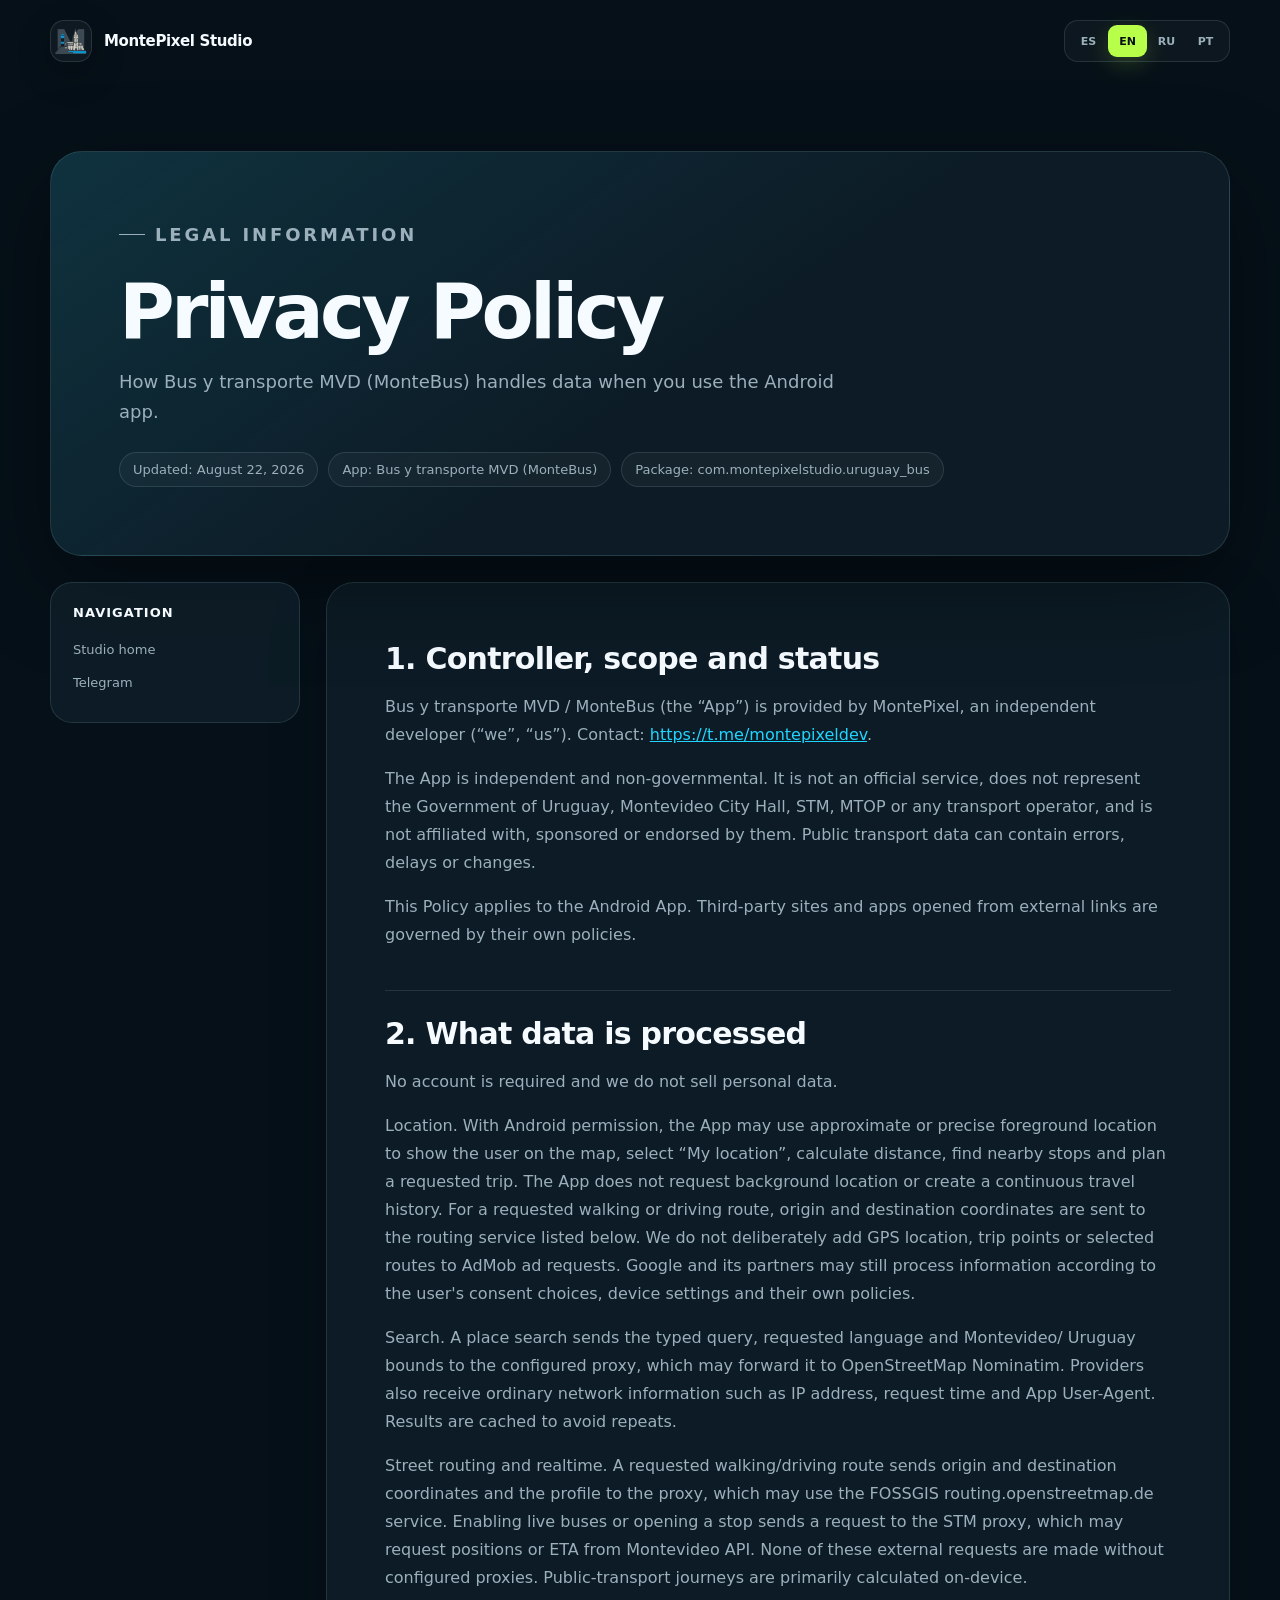
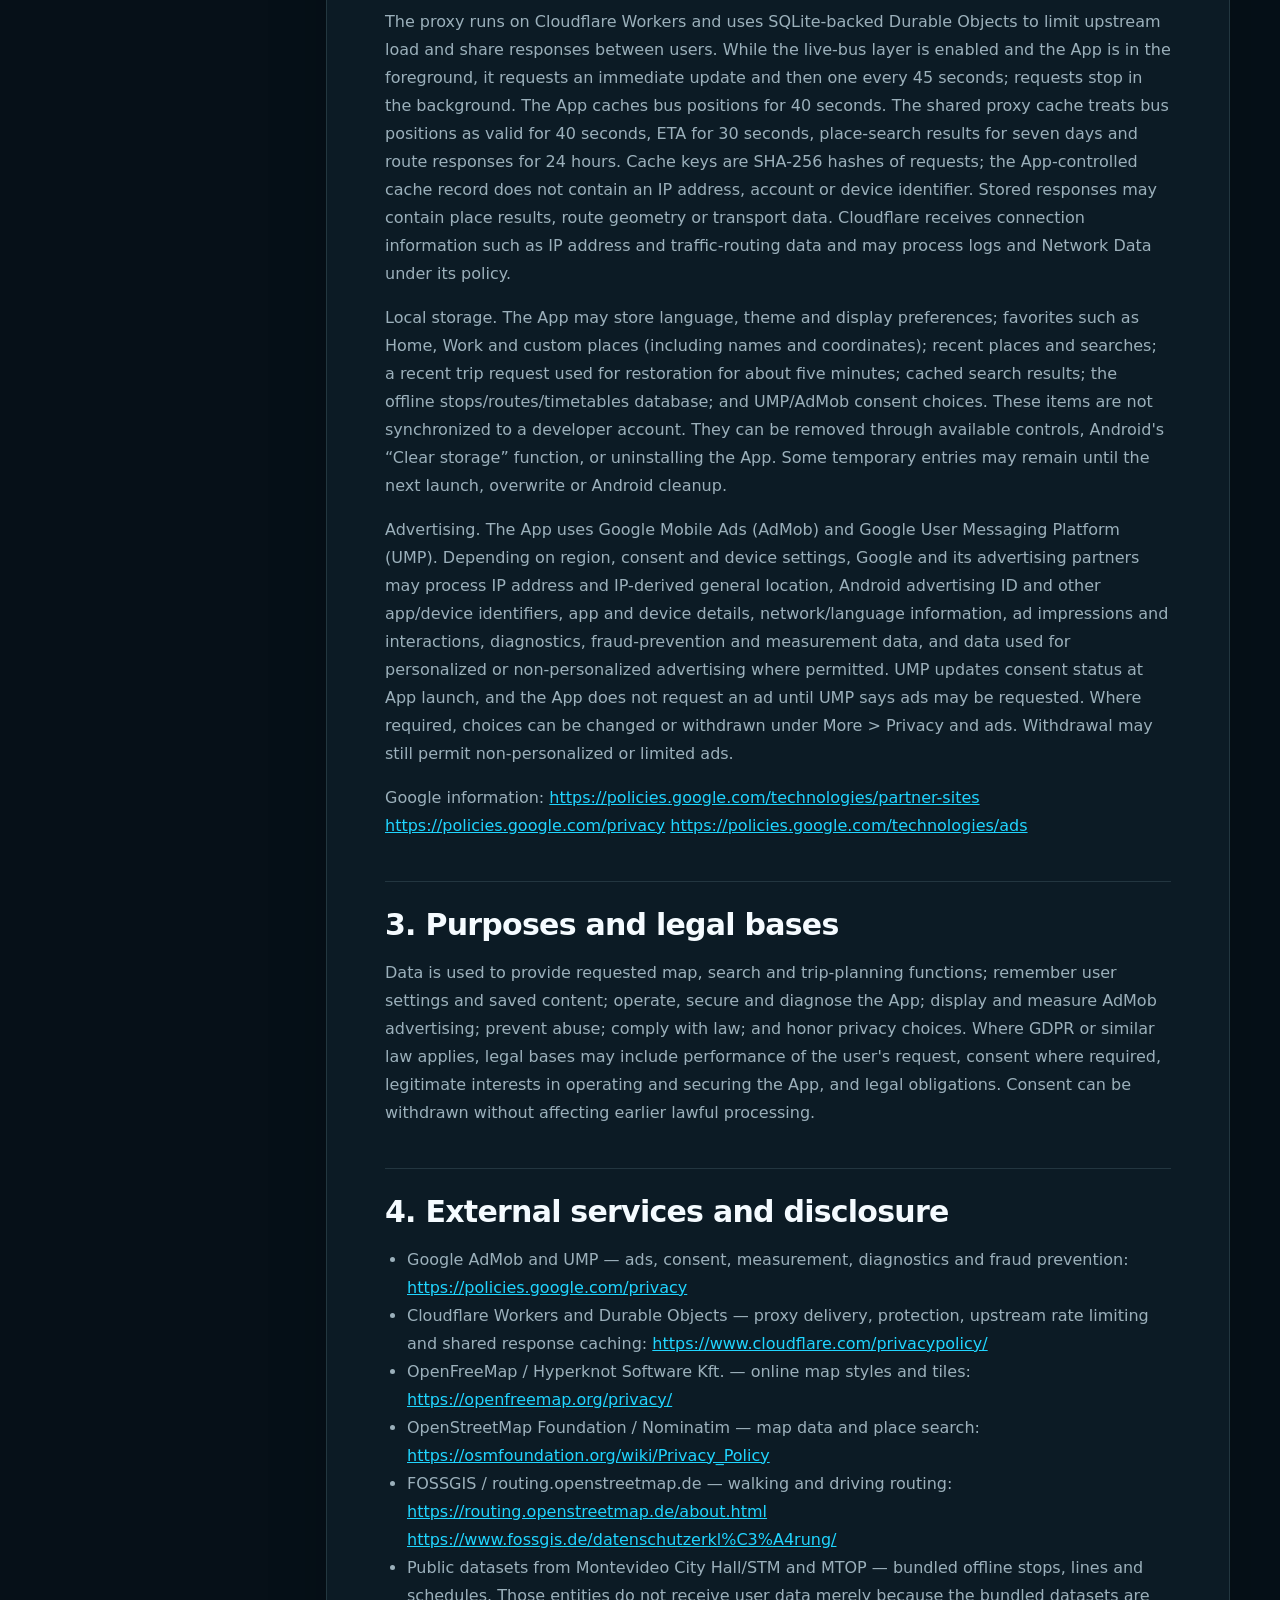
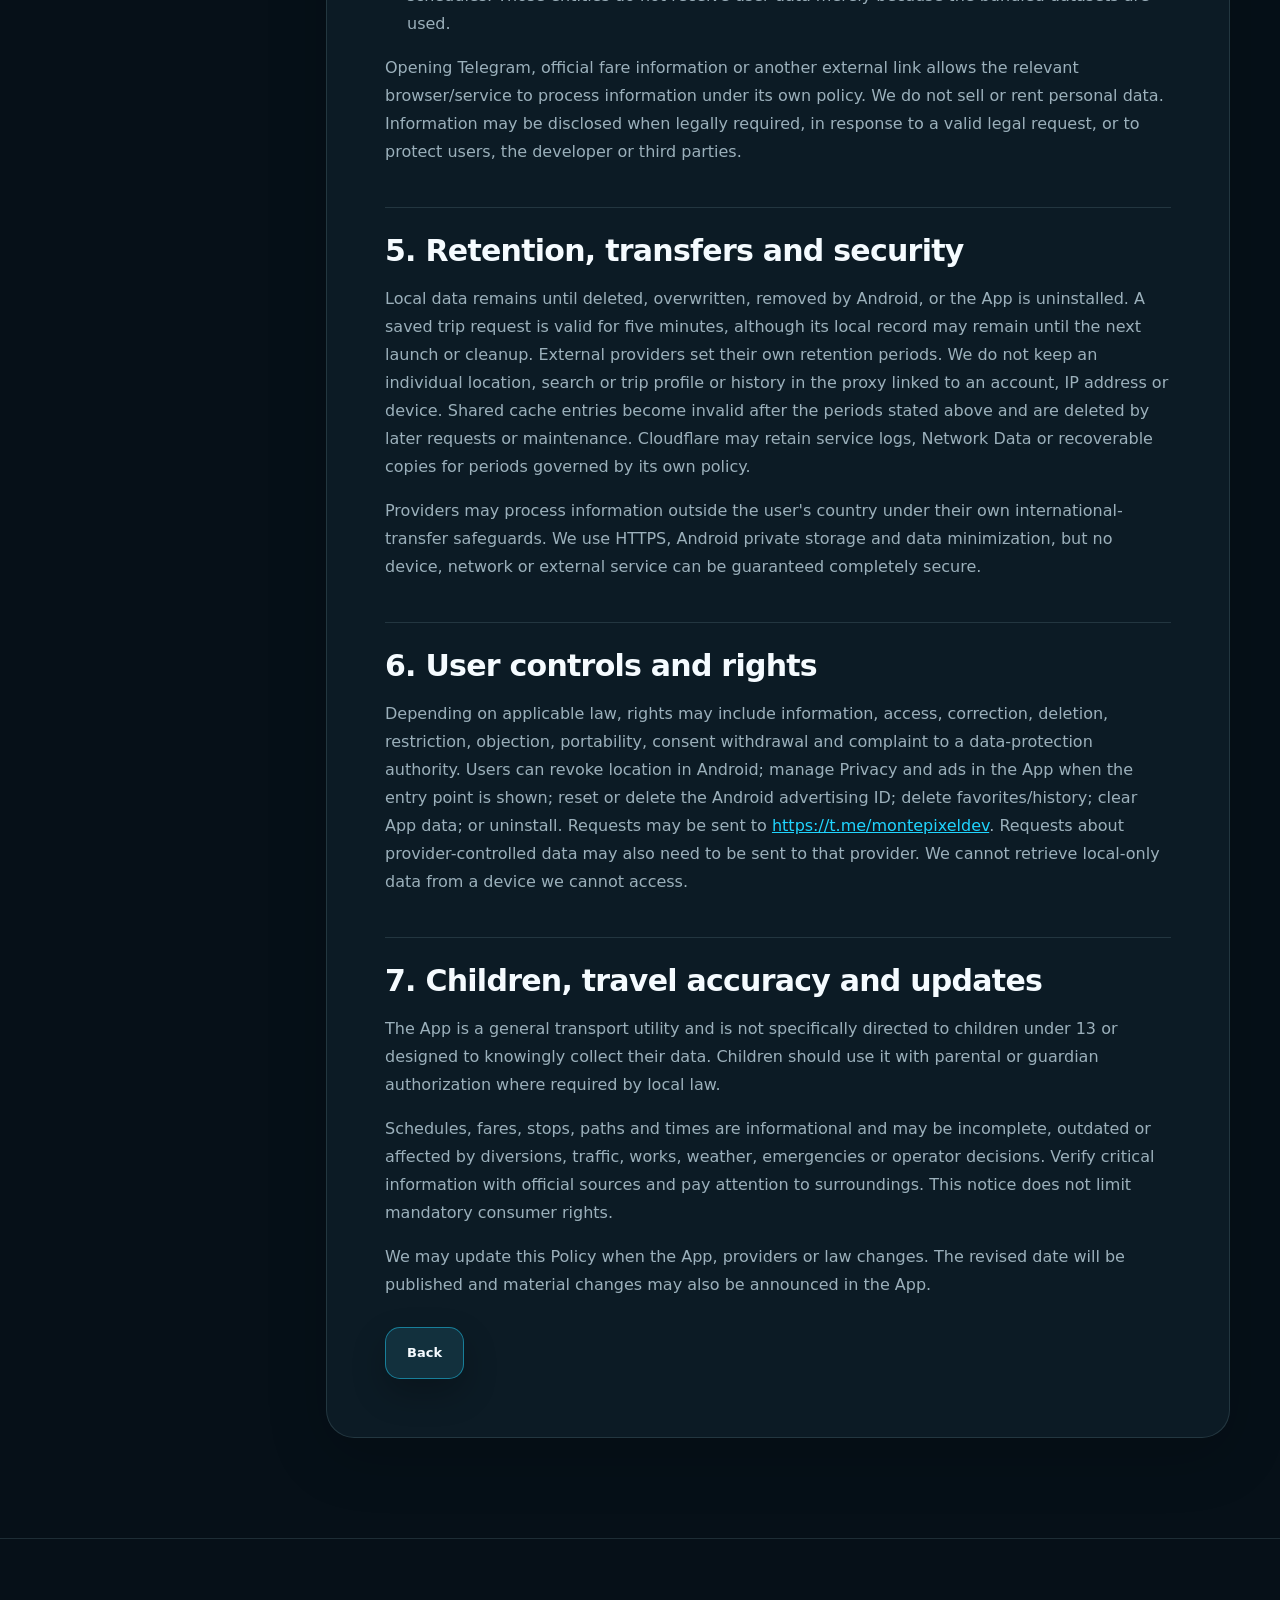
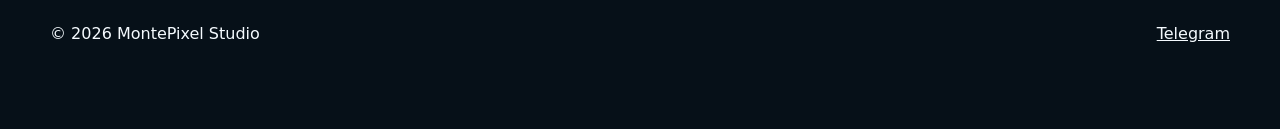
<file: UruguayBUS/privacy-policy.html>
<!doctype html>
<html lang="es">
<head>
  <meta charset="utf-8">
  <meta name="viewport" content="width=device-width, initial-scale=1, viewport-fit=cover">
  <meta name="description" content="Política de privacidad de Bus y transporte MVD (MonteBus) para Android.">
  <meta name="theme-color" content="#050a0f">
  <meta property="og:title" content="Política de privacidad — MonteBus">
  <meta property="og:description" content="Información sobre privacidad y tratamiento de datos en Bus y transporte MVD (MonteBus).">
  <meta property="og:type" content="article">
  <meta property="og:url" content="https://montepixel.github.io/UruguayBUS/privacy-policy.html">
  <meta property="og:image" content="https://montepixel.github.io/favicon.png">
  <link rel="icon" type="image/png" href="/favicon.png">
  <link rel="apple-touch-icon" href="/favicon.png">
  <link rel="stylesheet" href="/assets/site.css">
  <title>Política de privacidad — MonteBus</title>
</head>
<body>
  <a class="skip-link" href="#policy" data-i18n="skip">Ir a la política</a>
  <header class="site-header">
    <div class="shell header-inner">
      <a class="brand" href="/" data-i18n-aria="homeAria" aria-label="Volver a MontePixel Studio">
        <span class="brand-mark"><img src="/favicon.png" alt="" width="33" height="33"></span>
        <span>MontePixel Studio</span>
      </a>
      <div class="lang-switcher" aria-label="Idioma / Language">
        <button class="lang-button" type="button" data-set-lang="es" aria-pressed="true">ES</button>
        <button class="lang-button" type="button" data-set-lang="en" aria-pressed="false">EN</button>
        <button class="lang-button" type="button" data-set-lang="ru" aria-pressed="false">RU</button>
        <button class="lang-button" type="button" data-set-lang="pt" aria-pressed="false">PT</button>
      </div>
    </div>
  </header>

  <main class="shell privacy-page" id="policy">
    <header class="privacy-hero">
      <p class="eyebrow" data-i18n="eyebrow">Información legal</p>
      <h1 data-i18n="heading">Política de privacidad</h1>
      <p data-i18n="intro">Cómo Bus y transporte MVD (MonteBus) trata los datos al usar la aplicación Android.</p>
      <div class="meta-row">
        <span class="meta-pill" data-i18n="updated">Actualizada: 22 de agosto de 2026</span>
        <span class="meta-pill" data-i18n="app">Aplicación: Bus y transporte MVD (MonteBus)</span>
        <span class="meta-pill" data-i18n="package">Paquete: com.montepixelstudio.uruguay_bus</span>
      </div>
    </header>

    <div class="privacy-layout">
      <aside class="privacy-sidebar">
        <strong data-i18n="navigation">Navegación</strong>
        <a href="/" data-i18n="studio">Inicio del estudio</a>
        <a href="https://t.me/montepixeldev" target="_blank" rel="noopener noreferrer">Telegram</a>
      </aside>

      <div class="privacy-content">
<article class="locale-panel active" data-locale="es"><section><h2>1. Quiénes somos y alcance</h2><p>Bus y transporte MVD (en adelante, la «Aplicación») es desarrollada por MontePixel, un desarrollador independiente (en adelante, «nosotros»).</p><p>La Aplicación es independiente y no gubernamental. No es un servicio oficial, no representa al Gobierno de Uruguay, la Intendencia de Montevideo, STM, MTOP ni a las empresas de transporte, y no está afiliada, patrocinada ni respaldada por dichas entidades. Los datos de transporte proceden de fuentes públicas y pueden contener errores, retrasos o cambios.</p><p>Esta Política se aplica a los datos tratados al instalar y utilizar la Aplicación. No se aplica a sitios, aplicaciones o servicios de terceros que se abren mediante enlaces externos.</p></section><section><h2>2. Resumen</h2><ul><li>No es necesario crear una cuenta.</li><li>No vendemos datos personales.</li><li>Los favoritos, el historial reciente, las preferencias y la base de datos de transporte se guardan localmente en el dispositivo.</li><li>La ubicación se utiliza solo con el permiso del sistema para mostrar la posición y planificar viajes. No solicitamos ubicación en segundo plano.</li><li>La búsqueda de lugares, los mapas en línea y las rutas a pie o en automóvil utilizan servicios externos y requieren enviarles los datos necesarios.</li><li>La Aplicación muestra anuncios mediante Google AdMob y utiliza Google User Messaging Platform (UMP) para gestionar las opciones de privacidad.</li></ul></section><section><h2>3. Datos tratados por la Aplicación</h2><h3>3.1. Ubicación</h3><p>Con autorización del usuario, la Aplicación puede acceder a la ubicación aproximada o precisa del dispositivo mientras se utiliza para:</p><ul><li>mostrar la posición en el mapa;</li><li>elegir «Mi ubicación» como origen o destino;</li><li>calcular distancias y encontrar paradas cercanas;</li><li>planificar una ruta solicitada por el usuario.</li></ul><p>No solicitamos el permiso de ubicación en segundo plano y no mantenemos un historial continuo de desplazamientos. La ubicación actual se trata principalmente en el dispositivo. Cuando el usuario solicita una ruta a pie o en automóvil, las coordenadas de origen y destino se envían al servicio de rutas indicado en la sección 5. La Aplicación no añade deliberadamente la ubicación, los puntos de viaje ni la ruta a las solicitudes publicitarias de AdMob. Google y sus socios pueden, no obstante, tratar datos conforme a las opciones de consentimiento, la configuración del dispositivo y sus propias políticas.</p><p>El permiso puede retirarse en cualquier momento desde los ajustes de Android. La funcionalidad basada en ubicación quedará limitada, pero todavía podrán seleccionarse puntos manualmente.</p><h3>3.2. Búsquedas y solicitudes de ruta</h3><p>Al buscar un barrio, una calle o un lugar, se envían al proxy configurado el texto introducido, el idioma solicitado y parámetros que restringen la búsqueda a Uruguay/Montevideo. El proxy puede reenviar la consulta a Nominatim de OpenStreetMap. Como en cualquier conexión de red, los proveedores reciben datos técnicos como la dirección IP, fecha/hora y User-Agent. Los resultados se almacenan en caché para reducir solicitudes repetidas.</p><p>Al solicitar una ruta a pie o en automóvil, las coordenadas de origen y destino y el tipo de ruta se envían al proxy, que puede consultar routing.openstreetmap.de, operado por FOSSGIS. Al activar buses en tiempo real o abrir una parada, el proxy STM recibe la solicitud y puede consultar posiciones o ETA en Montevideo API. Sin los proxies configurados no se realizan estas consultas externas. Las rutas de transporte público se calculan principalmente en el dispositivo usando la base de horarios incluida.</p><p>El proxy se ejecuta en Cloudflare Workers y usa Durable Objects con almacenamiento SQLite para limitar la carga y compartir respuestas entre usuarios. Cuando la capa de buses está activa y la Aplicación permanece en primer plano, se solicita una actualización inmediata y después cada 45 segundos; las solicitudes se detienen en segundo plano. La caché de la Aplicación para posiciones dura 40 segundos. La caché compartida del proxy considera válidas las posiciones durante 40 segundos, ETA durante 30 segundos, resultados de búsqueda durante siete días y respuestas de rutas durante 24 horas. La clave de caché es un hash SHA-256 de la solicitud; el registro controlado por la Aplicación no incluye dirección IP, cuenta ni identificador de dispositivo. Las respuestas almacenadas pueden contener resultados de lugares, geometría de ruta o datos de transporte. Cloudflare recibe datos de conexión como IP y enrutamiento del tráfico y puede tratar registros y datos de red conforme a su propia política.</p><h3>3.3. Datos guardados localmente</h3><p>La Aplicación puede guardar en el dispositivo:</p><ul><li>idioma, tema y preferencias de visualización;</li><li>lugares favoritos («Casa», «Trabajo» y lugares personalizados), incluidos nombre y coordenadas elegidos por el usuario;</li><li>lugares y búsquedas recientes;</li><li>una solicitud de viaje reciente para restaurarla durante aproximadamente cinco minutos después de un cierre accidental;</li><li>resultados de búsqueda almacenados en caché;</li><li>la base de datos offline de paradas, líneas y horarios;</li><li>las opciones de consentimiento necesarias para UMP/AdMob.</li></ul><p>Estos datos no se sincronizan con una cuenta del desarrollador. Pueden borrarse mediante las funciones disponibles, borrando los datos de la Aplicación en Android o desinstalándola. Algunos datos temporales pueden permanecer hasta que la Aplicación vuelva a abrirse, los sobrescriba o Android los elimine.</p><h3>3.4. Datos técnicos y publicitarios</h3><p>La Aplicación integra Google Mobile Ads (AdMob) y Google User Messaging Platform. Según la región, las opciones seleccionadas y la configuración del dispositivo, Google y sus socios publicitarios pueden tratar:</p><ul><li>dirección IP y ubicación general derivada de ella;</li><li>identificador publicitario de Android y otros identificadores del dispositivo o de la aplicación;</li><li>nombre y versión de la Aplicación, modelo del dispositivo, sistema operativo, idioma y operador/red;</li><li>interacciones con anuncios, impresiones, clics, datos de diagnóstico, prevención de fraude y medición;</li><li>datos necesarios para anuncios personalizados o no personalizados, cuando la ley y el consentimiento lo permitan.</li></ul><p>UMP solicita o actualiza el estado de consentimiento al iniciar la Aplicación. No se solicita un anuncio hasta que UMP indique que se puede hacerlo. Cuando sea exigido, el usuario puede cambiar o retirar sus decisiones desde «Más» &gt; «Privacidad y anuncios». Retirar el consentimiento no impide necesariamente la publicidad no personalizada o limitada necesaria para financiar la Aplicación.</p><p>Información de Google: <a href="https://policies.google.com/technologies/partner-sites?hl=es-419" target="_blank" rel="noopener noreferrer">https://policies.google.com/technologies/partner-sites?hl=es-419</a> <a href="https://policies.google.com/privacy?hl=es-419" target="_blank" rel="noopener noreferrer">https://policies.google.com/privacy?hl=es-419</a> <a href="https://policies.google.com/technologies/ads?hl=es-419" target="_blank" rel="noopener noreferrer">https://policies.google.com/technologies/ads?hl=es-419</a></p></section><section><h2>4. Finalidades y bases jurídicas</h2><p>Tratamos los datos únicamente para:</p><ul><li>prestar las funciones solicitadas de mapa, búsqueda y planificación;</li><li>recordar preferencias y contenido guardado por el usuario;</li><li>mantener seguridad, estabilidad, prevenir abuso y diagnosticar errores;</li><li>mostrar, medir y financiar publicidad mediante AdMob;</li><li>cumplir obligaciones legales y respetar las opciones de privacidad.</li></ul><p>Cuando sean aplicables el RGPD u otras normas equivalentes, las bases jurídicas pueden ser: ejecución de la solicitud del usuario; consentimiento para ubicación, almacenamiento o publicidad personalizada cuando sea necesario; intereses legítimos en operar y proteger la Aplicación; y cumplimiento de obligaciones legales. El consentimiento puede retirarse sin afectar a la licitud del tratamiento previo.</p></section><section><h2>5. Servicios y destinatarios externos</h2><p>Compartimos datos solo cuando es necesario con los siguientes proveedores, que tratan datos bajo sus propias condiciones y políticas:</p><ul><li>Google AdMob y Google UMP: anuncios, consentimiento, medición, diagnóstico y prevención del fraude. <a href="https://policies.google.com/privacy" target="_blank" rel="noopener noreferrer">https://policies.google.com/privacy</a></li><li>Cloudflare Workers y Durable Objects: entrega, protección, limitación de carga y caché compartida del proxy. <a href="https://www.cloudflare.com/privacypolicy/" target="_blank" rel="noopener noreferrer">https://www.cloudflare.com/privacypolicy/</a></li><li>OpenFreeMap / Hyperknot Software Kft.: estilos y teselas del mapa en línea. <a href="https://openfreemap.org/privacy/" target="_blank" rel="noopener noreferrer">https://openfreemap.org/privacy/</a></li><li>OpenStreetMap Foundation / Nominatim: búsqueda de lugares y datos cartográficos. <a href="https://osmfoundation.org/wiki/Privacy_Policy" target="_blank" rel="noopener noreferrer">https://osmfoundation.org/wiki/Privacy_Policy</a></li><li>FOSSGIS / routing.openstreetmap.de: cálculo de rutas a pie y en automóvil. <a href="https://routing.openstreetmap.de/about.html" target="_blank" rel="noopener noreferrer">https://routing.openstreetmap.de/about.html</a> <a href="https://www.fossgis.de/datenschutzerkl%C3%A4rung/" target="_blank" rel="noopener noreferrer">https://www.fossgis.de/datenschutzerkl%C3%A4rung/</a></li><li>Fuentes públicas de Intendencia de Montevideo/STM y MTOP: horarios, paradas y líneas incorporados en la base offline. Estas entidades no reciben datos del usuario por el mero uso de los datos incluidos.</li></ul><p>Al abrir enlaces externos (por ejemplo, Telegram, tarifas oficiales o esta Política), el navegador o la aplicación correspondiente tratará la información conforme a su propia política.</p><p>No vendemos ni alquilamos datos personales. Los datos podrán comunicarse si la ley lo exige, para responder a una solicitud legal válida o para proteger la seguridad y los derechos de usuarios, del desarrollador o de terceros.</p></section><section><h2>6. Conservación</h2><p>Los datos locales permanecen hasta que el usuario los borre, se sobrescriban, Android los elimine o se desinstale la Aplicación. La solicitud usada para restaurar un viaje se considera válida durante cinco minutos, aunque el registro local puede permanecer hasta la siguiente apertura o limpieza. Los proveedores externos determinan sus propios plazos de conservación, descritos en sus políticas. No creamos en el proxy un perfil ni un historial individual vinculado a una cuenta, IP o dispositivo. Las entradas del caché compartido dejan de ser válidas en los plazos indicados en 3.2 y se eliminan durante solicitudes o tareas posteriores de mantenimiento. Cloudflare puede conservar registros de servicio, datos de red o copias recuperables durante los plazos de su propia política.</p></section><section><h2>7. Transferencias internacionales</h2><p>Google y otros proveedores pueden tratar datos en países distintos al del usuario. Aplican sus propios mecanismos legales y medidas para transferencias internacionales. Consulte sus políticas para conocer ubicaciones y garantías.</p></section><section><h2>8. Seguridad</h2><p>Usamos conexiones HTTPS y almacenamiento privado de Android, y limitamos las solicitudes a los datos necesarios para cada función. Ningún sistema es completamente seguro; no podemos garantizar seguridad absoluta de redes, dispositivos o proveedores externos.</p></section><section><h2>9. Derechos y controles del usuario</h2><p>Según la legislación aplicable, el usuario puede tener derecho a información, acceso, rectificación, supresión, limitación, oposición, portabilidad y retirada del consentimiento, así como a reclamar ante una autoridad de protección de datos.</p><p>La mayoría de los datos controlados directamente por la Aplicación están solo en el dispositivo. Para ejercer control puede:</p><ul><li>cambiar o retirar el permiso de ubicación en Android;</li><li>gestionar «Privacidad y anuncios» dentro de la Aplicación cuando el punto esté disponible;</li><li>restablecer o eliminar el identificador publicitario en los ajustes de Android;</li><li>eliminar favoritos e historial, borrar los datos de la Aplicación o desinstalarla;</li><li>contactar con nosotros mediante <a href="https://t.me/montepixeldev" target="_blank" rel="noopener noreferrer">https://t.me/montepixeldev</a>.</li></ul><p>Para datos tratados por un proveedor externo, también puede ser necesario dirigirse directamente a dicho proveedor. Podemos pedir información razonable para identificar la solicitud, pero no podemos recuperar datos locales de un dispositivo al que no tenemos acceso.</p></section><section><h2>10. Menores</h2><p>La Aplicación es una herramienta general de transporte y no está dirigida específicamente a menores de 13 años ni diseñada para recopilar deliberadamente sus datos. Los menores deben utilizarla con autorización y supervisión de su madre, padre o tutor cuando la legislación local lo exija. Si considera que se han tratado indebidamente datos de un menor, contacte con nosotros.</p></section><section><h2>11. Exactitud del transporte y seguridad física</h2><p>Los horarios, tarifas, ubicaciones, recorridos y tiempos son informativos y pueden estar incompletos, desactualizados o ser afectados por desvíos, tráfico, obras, clima, emergencias o decisiones de los operadores. Verifique información crítica con las fuentes oficiales y preste atención al entorno. Esta advertencia no limita los derechos irrenunciables del consumidor.</p></section><section><h2>12. Cambios y contacto</h2><p>Podemos actualizar esta Política cuando cambien la Aplicación, los proveedores o la normativa. Publicaremos la nueva fecha y, si el cambio es importante, podremos mostrar un aviso en la Aplicación. Las consultas y solicitudes pueden enviarse al canal oficial: <a href="https://t.me/montepixeldev" target="_blank" rel="noopener noreferrer">https://t.me/montepixeldev</a>.</p></section></article>
<article class="locale-panel" data-locale="en" hidden><section><h2>1. Controller, scope and status</h2><p>Bus y transporte MVD / MonteBus (the “App”) is provided by MontePixel, an independent developer (“we”, “us”). Contact: <a href="https://t.me/montepixeldev" target="_blank" rel="noopener noreferrer">https://t.me/montepixeldev</a>.</p><p>The App is independent and non-governmental. It is not an official service, does not represent the Government of Uruguay, Montevideo City Hall, STM, MTOP or any transport operator, and is not affiliated with, sponsored or endorsed by them. Public transport data can contain errors, delays or changes.</p><p>This Policy applies to the Android App. Third-party sites and apps opened from external links are governed by their own policies.</p></section><section><h2>2. What data is processed</h2><p>No account is required and we do not sell personal data.</p><p>Location. With Android permission, the App may use approximate or precise foreground location to show the user on the map, select “My location”, calculate distance, find nearby stops and plan a requested trip. The App does not request background location or create a continuous travel history. For a requested walking or driving route, origin and destination coordinates are sent to the routing service listed below. We do not deliberately add GPS location, trip points or selected routes to AdMob ad requests. Google and its partners may still process information according to the user's consent choices, device settings and their own policies.</p><p>Search. A place search sends the typed query, requested language and Montevideo/ Uruguay bounds to the configured proxy, which may forward it to OpenStreetMap Nominatim. Providers also receive ordinary network information such as IP address, request time and App User-Agent. Results are cached to avoid repeats.</p><p>Street routing and realtime. A requested walking/driving route sends origin and destination coordinates and the profile to the proxy, which may use the FOSSGIS routing.openstreetmap.de service. Enabling live buses or opening a stop sends a request to the STM proxy, which may request positions or ETA from Montevideo API. None of these external requests are made without configured proxies. Public-transport journeys are primarily calculated on-device.</p><p>The proxy runs on Cloudflare Workers and uses SQLite-backed Durable Objects to limit upstream load and share responses between users. While the live-bus layer is enabled and the App is in the foreground, it requests an immediate update and then one every 45 seconds; requests stop in the background. The App caches bus positions for 40 seconds. The shared proxy cache treats bus positions as valid for 40 seconds, ETA for 30 seconds, place-search results for seven days and route responses for 24 hours. Cache keys are SHA-256 hashes of requests; the App-controlled cache record does not contain an IP address, account or device identifier. Stored responses may contain place results, route geometry or transport data. Cloudflare receives connection information such as IP address and traffic-routing data and may process logs and Network Data under its policy.</p><p>Local storage. The App may store language, theme and display preferences; favorites such as Home, Work and custom places (including names and coordinates); recent places and searches; a recent trip request used for restoration for about five minutes; cached search results; the offline stops/routes/timetables database; and UMP/AdMob consent choices. These items are not synchronized to a developer account. They can be removed through available controls, Android's “Clear storage” function, or uninstalling the App. Some temporary entries may remain until the next launch, overwrite or Android cleanup.</p><p>Advertising. The App uses Google Mobile Ads (AdMob) and Google User Messaging Platform (UMP). Depending on region, consent and device settings, Google and its advertising partners may process IP address and IP-derived general location, Android advertising ID and other app/device identifiers, app and device details, network/language information, ad impressions and interactions, diagnostics, fraud-prevention and measurement data, and data used for personalized or non-personalized advertising where permitted. UMP updates consent status at App launch, and the App does not request an ad until UMP says ads may be requested. Where required, choices can be changed or withdrawn under More &gt; Privacy and ads. Withdrawal may still permit non-personalized or limited ads.</p><p>Google information: <a href="https://policies.google.com/technologies/partner-sites" target="_blank" rel="noopener noreferrer">https://policies.google.com/technologies/partner-sites</a> <a href="https://policies.google.com/privacy" target="_blank" rel="noopener noreferrer">https://policies.google.com/privacy</a> <a href="https://policies.google.com/technologies/ads" target="_blank" rel="noopener noreferrer">https://policies.google.com/technologies/ads</a></p></section><section><h2>3. Purposes and legal bases</h2><p>Data is used to provide requested map, search and trip-planning functions; remember user settings and saved content; operate, secure and diagnose the App; display and measure AdMob advertising; prevent abuse; comply with law; and honor privacy choices. Where GDPR or similar law applies, legal bases may include performance of the user's request, consent where required, legitimate interests in operating and securing the App, and legal obligations. Consent can be withdrawn without affecting earlier lawful processing.</p></section><section><h2>4. External services and disclosure</h2><ul><li>Google AdMob and UMP — ads, consent, measurement, diagnostics and fraud prevention: <a href="https://policies.google.com/privacy" target="_blank" rel="noopener noreferrer">https://policies.google.com/privacy</a></li><li>Cloudflare Workers and Durable Objects — proxy delivery, protection, upstream rate limiting and shared response caching: <a href="https://www.cloudflare.com/privacypolicy/" target="_blank" rel="noopener noreferrer">https://www.cloudflare.com/privacypolicy/</a></li><li>OpenFreeMap / Hyperknot Software Kft. — online map styles and tiles: <a href="https://openfreemap.org/privacy/" target="_blank" rel="noopener noreferrer">https://openfreemap.org/privacy/</a></li><li>OpenStreetMap Foundation / Nominatim — map data and place search: <a href="https://osmfoundation.org/wiki/Privacy_Policy" target="_blank" rel="noopener noreferrer">https://osmfoundation.org/wiki/Privacy_Policy</a></li><li>FOSSGIS / routing.openstreetmap.de — walking and driving routing: <a href="https://routing.openstreetmap.de/about.html" target="_blank" rel="noopener noreferrer">https://routing.openstreetmap.de/about.html</a> <a href="https://www.fossgis.de/datenschutzerkl%C3%A4rung/" target="_blank" rel="noopener noreferrer">https://www.fossgis.de/datenschutzerkl%C3%A4rung/</a></li><li>Public datasets from Montevideo City Hall/STM and MTOP — bundled offline stops, lines and schedules. Those entities do not receive user data merely because the bundled datasets are used.</li></ul><p>Opening Telegram, official fare information or another external link allows the relevant browser/service to process information under its own policy. We do not sell or rent personal data. Information may be disclosed when legally required, in response to a valid legal request, or to protect users, the developer or third parties.</p></section><section><h2>5. Retention, transfers and security</h2><p>Local data remains until deleted, overwritten, removed by Android, or the App is uninstalled. A saved trip request is valid for five minutes, although its local record may remain until the next launch or cleanup. External providers set their own retention periods. We do not keep an individual location, search or trip profile or history in the proxy linked to an account, IP address or device. Shared cache entries become invalid after the periods stated above and are deleted by later requests or maintenance. Cloudflare may retain service logs, Network Data or recoverable copies for periods governed by its own policy.</p><p>Providers may process information outside the user's country under their own international-transfer safeguards. We use HTTPS, Android private storage and data minimization, but no device, network or external service can be guaranteed completely secure.</p></section><section><h2>6. User controls and rights</h2><p>Depending on applicable law, rights may include information, access, correction, deletion, restriction, objection, portability, consent withdrawal and complaint to a data-protection authority. Users can revoke location in Android; manage Privacy and ads in the App when the entry point is shown; reset or delete the Android advertising ID; delete favorites/history; clear App data; or uninstall. Requests may be sent to <a href="https://t.me/montepixeldev" target="_blank" rel="noopener noreferrer">https://t.me/montepixeldev</a>. Requests about provider-controlled data may also need to be sent to that provider. We cannot retrieve local-only data from a device we cannot access.</p></section><section><h2>7. Children, travel accuracy and updates</h2><p>The App is a general transport utility and is not specifically directed to children under 13 or designed to knowingly collect their data. Children should use it with parental or guardian authorization where required by local law.</p><p>Schedules, fares, stops, paths and times are informational and may be incomplete, outdated or affected by diversions, traffic, works, weather, emergencies or operator decisions. Verify critical information with official sources and pay attention to surroundings. This notice does not limit mandatory consumer rights.</p><p>We may update this Policy when the App, providers or law changes. The revised date will be published and material changes may also be announced in the App.</p></section></article>
<article class="locale-panel" data-locale="ru" hidden><section><h2>1. Оператор, область действия и статус приложения</h2><p>Приложение «Транспорт Монтевидео» / MonteBus предоставляет MontePixel — независимый разработчик («мы»). Контакт: <a href="https://t.me/montepixeldev" target="_blank" rel="noopener noreferrer">https://t.me/montepixeldev</a>.</p><p>Это независимое негосударственное приложение. Оно не является официальным сервисом, не представляет Правительство Уругвая, мэрию Монтевидео, STM, MTOP или перевозчиков, не связано с ними, не спонсируется и не одобрено ими. Данные общественного транспорта получены из открытых источников и могут содержать ошибки, задержки или изменения.</p><p>Политика относится к Android-приложению. Внешние сайты и приложения, открываемые по ссылкам, действуют по собственным политикам.</p></section><section><h2>2. Какие данные обрабатываются</h2><p>Учетная запись не требуется. Мы не продаём персональные данные.</p><p>Геолокация. С разрешения Android приложение может использовать приблизительное или точное местоположение во время использования: показывать пользователя на карте, выбирать «Моё местоположение», вычислять расстояния, находить ближайшие остановки и строить выбранную поездку. Фоновая геолокация не запрашивается, непрерывная история перемещений не создаётся. При запросе пешего или автомобильного маршрута координаты начала и конца передаются указанному ниже сервису маршрутизации. Мы намеренно не добавляем GPS-координаты, точки поездки или выбранный маршрут в рекламные запросы AdMob. При этом Google и его партнёры могут обрабатывать сведения в соответствии с выбором согласия, настройками устройства и собственными политиками.</p><p>Поиск. При поиске места введённый текст, язык и ограничения поиска по Монтевидео/Уругваю передаются настроенному прокси, который может отправить их Nominatim OpenStreetMap. Поставщики также получают обычные сетевые сведения: IP-адрес, время запроса и User-Agent. Результаты кэшируются.</p><p>Маршрутизация и realtime. Координаты пешего/автомобильного маршрута передаются прокси, который может использовать сервис FOSSGIS routing.openstreetmap.de. Включение автобусов онлайн или открытие остановки создаёт запрос к прокси STM, который может запросить позиции или ETA у Montevideo API. Без настроенных прокси эти внешние запросы не выполняются. Маршруты общественного транспорта преимущественно рассчитываются на устройстве.</p><p>Прокси работает на Cloudflare Workers и использует Durable Objects с SQLite для ограничения нагрузки и общего кэширования ответов между пользователями. Пока слой онлайн-автобусов включён и приложение находится на переднем плане, позиции запрашиваются сразу, затем каждые 45 секунд; в фоне запросы прекращаются. Кэш позиций в приложении действует 40 секунд. Общий кэш прокси считает актуальными позиции 40 секунд, ETA 30 секунд, результаты поиска семь дней, ответы маршрутизации 24 часа. Ключ кэша — SHA-256-хэш запроса; подконтрольная приложению запись кэша не содержит IP-адреса, аккаунта или идентификатора устройства. Сохранённые ответы могут содержать результаты поиска мест, геометрию маршрута или транспортные данные. Cloudflare получает сетевые сведения, включая IP-адрес и данные маршрутизации трафика, и может обрабатывать журналы и сетевые данные по собственной политике.</p><p>Локальные данные. На устройстве могут храниться язык, тема и оформление; избранные места «Дом», «Работа» и пользовательские места с названиями и координатами; недавние места и запросы; последняя заявка на маршрут для восстановления примерно в течение пяти минут; кэш поиска; офлайн-база остановок, линий и расписаний; выбор согласия UMP/AdMob. Эти данные не синхронизируются с аккаунтом разработчика. Их можно удалить средствами приложения, очисткой данных Android или удалением приложения. Временная запись может сохраняться до следующего запуска, перезаписи или системной очистки.</p><p>Реклама. Используются Google Mobile Ads (AdMob) и Google User Messaging Platform (UMP). В зависимости от региона, согласия и настроек устройства Google и рекламные партнёры могут обрабатывать IP-адрес и выведенное из него примерное местоположение, рекламный идентификатор Android и другие идентификаторы приложения/устройства, сведения о приложении, устройстве, языке и сети, показы и взаимодействия с рекламой, диагностику, защиту от мошенничества, измерения и данные для персонализированной или неперсонализированной рекламы, когда это разрешено. При запуске UMP обновляет статус согласия; приложение не запрашивает рекламу, пока UMP не разрешит это. Когда требуется, изменить или отозвать выбор можно в «Ещё» &gt; «Конфиденциальность и реклама». После отказа может продолжить показываться неперсонализированная или ограниченная реклама.</p><p>Сведения Google: <a href="https://policies.google.com/technologies/partner-sites?hl=ru" target="_blank" rel="noopener noreferrer">https://policies.google.com/technologies/partner-sites?hl=ru</a> <a href="https://policies.google.com/privacy?hl=ru" target="_blank" rel="noopener noreferrer">https://policies.google.com/privacy?hl=ru</a> <a href="https://policies.google.com/technologies/ads?hl=ru" target="_blank" rel="noopener noreferrer">https://policies.google.com/technologies/ads?hl=ru</a></p></section><section><h2>3. Цели и правовые основания</h2><p>Данные используются для запрошенных функций карты, поиска и маршрутов; сохранения настроек и избранного; работы, защиты и диагностики приложения; показа и измерения рекламы AdMob; предотвращения злоупотреблений; исполнения закона и соблюдения выбора пользователя. Когда применяется GDPR или сходное законодательство, основаниями могут быть исполнение запроса пользователя, согласие, законные интересы в работе и безопасности приложения и юридическая обязанность. Отзыв согласия не отменяет законность предшествующей обработки.</p></section><section><h2>4. Внешние сервисы и передача данных</h2><ul><li>Google AdMob и UMP — реклама, согласие, измерения, диагностика и защита от мошенничества: <a href="https://policies.google.com/privacy?hl=ru" target="_blank" rel="noopener noreferrer">https://policies.google.com/privacy?hl=ru</a></li><li>Cloudflare Workers и Durable Objects — доставка и защита прокси, ограничение нагрузки и общий кэш ответов: <a href="https://www.cloudflare.com/privacypolicy/" target="_blank" rel="noopener noreferrer">https://www.cloudflare.com/privacypolicy/</a></li><li>OpenFreeMap / Hyperknot Software Kft. — стили и тайлы онлайн-карты: <a href="https://openfreemap.org/privacy/" target="_blank" rel="noopener noreferrer">https://openfreemap.org/privacy/</a></li><li>OpenStreetMap Foundation / Nominatim — картографические данные и поиск мест: <a href="https://osmfoundation.org/wiki/Privacy_Policy" target="_blank" rel="noopener noreferrer">https://osmfoundation.org/wiki/Privacy_Policy</a></li><li>FOSSGIS / routing.openstreetmap.de — пешая и автомобильная маршрутизация: <a href="https://routing.openstreetmap.de/about.html" target="_blank" rel="noopener noreferrer">https://routing.openstreetmap.de/about.html</a> <a href="https://www.fossgis.de/datenschutzerkl%C3%A4rung/" target="_blank" rel="noopener noreferrer">https://www.fossgis.de/datenschutzerkl%C3%A4rung/</a></li><li>Открытые наборы мэрии Монтевидео/STM и MTOP — встроенные остановки, линии и расписания. Само использование встроенной базы не передаёт этим организациям пользовательские данные.</li></ul><p>При открытии Telegram, официальных тарифов или другой внешней ссылки сведения обрабатываются соответствующим браузером/сервисом по его политике. Мы не продаём и не сдаём персональные данные в аренду. Раскрытие возможно по законному запросу или для защиты пользователей, разработчика либо третьих лиц.</p></section><section><h2>5. Хранение, международная обработка и безопасность</h2><p>Локальные данные хранятся до удаления, перезаписи, системной очистки или удаления приложения. Запрос восстановления поездки действителен пять минут, хотя его локальная запись может оставаться до следующего запуска или очистки. Сроки у внешних поставщиков определены их политиками. На собственном сервере мы не создаём профиль или индивидуальную историю, связанную с аккаунтом, IP-адресом или устройством. Записи общего кэша перестают считаться действительными по истечении сроков выше и удаляются при последующих запросах или обслуживании. Cloudflare может сохранять служебные журналы, сетевые данные или восстановимые копии в сроки, установленные собственной политикой.</p><p>Поставщики могут обрабатывать сведения за пределами страны пользователя с применением собственных механизмов международной передачи. Мы используем HTTPS, закрытое хранилище Android и минимизацию данных, но абсолютная безопасность устройства, сети или внешнего сервиса не гарантируется.</p></section><section><h2>6. Права и управление</h2><p>В зависимости от закона пользователь может иметь права на информацию, доступ, исправление, удаление, ограничение, возражение, переносимость, отзыв согласия и жалобу в надзорный орган. Можно отозвать геолокацию в Android; изменить выбор в разделе «Конфиденциальность и реклама», когда он отображается; сбросить или удалить рекламный идентификатор Android; удалить избранное и историю; очистить данные или удалить приложение. Обращения: <a href="https://t.me/montepixeldev" target="_blank" rel="noopener noreferrer">https://t.me/montepixeldev</a>. По данным, контролируемым внешним поставщиком, может потребоваться обращение к нему. Мы не можем извлечь локальные данные с устройства, к которому не имеем доступа.</p></section><section><h2>7. Дети, точность поездок и изменения Политики</h2><p>Приложение является транспортным инструментом общего назначения, не направлено специально на детей младше 13 лет и не предназначено для сознательного сбора их данных. Когда этого требует местное законодательство, дети должны пользоваться им с разрешения и под контролем родителя или опекуна.</p><p>Расписания, тарифы, остановки, траектории и время носят справочный характер, могут быть неполными или устаревшими и зависеть от объездов, трафика, работ, погоды, чрезвычайных ситуаций и решений перевозчика. Проверяйте критичную информацию по официальным источникам и следите за окружающей обстановкой. Это предупреждение не ограничивает неотчуждаемые права потребителя.</p><p>Мы можем обновлять Политику при изменении приложения, поставщиков или закона. Будет опубликована новая дата, а о существенных изменениях может быть показано уведомление в приложении.</p></section></article>
<article class="locale-panel" data-locale="pt" hidden><section><h2>1. Controlador, escopo e condição do aplicativo</h2><p>Ônibus e transporte MVD / MonteBus (o “Aplicativo”) é fornecido pela MontePixel, um desenvolvedor independente (“nós”). Contato: <a href="https://t.me/montepixeldev" target="_blank" rel="noopener noreferrer">https://t.me/montepixeldev</a>.</p><p>O Aplicativo é independente e não governamental. Não é um serviço oficial, não representa o Governo do Uruguai, a Intendência de Montevidéu, STM, MTOP ou operadoras de transporte e não é afiliado, patrocinado ou endossado por essas entidades. Dados públicos de transporte podem conter erros, atrasos ou mudanças.</p><p>Esta Política se aplica ao Aplicativo Android. Sites e aplicativos de terceiros abertos por links externos seguem suas próprias políticas.</p></section><section><h2>2. Dados tratados</h2><p>Não é necessária uma conta e não vendemos dados pessoais.</p><p>Localização. Com a permissão do Android, o Aplicativo pode usar a localização aproximada ou precisa em primeiro plano para mostrar o usuário no mapa, escolher “Minha localização”, calcular distâncias, localizar paradas próximas e planejar uma viagem solicitada. Não solicitamos localização em segundo plano nem criamos histórico contínuo de deslocamentos. Para uma rota a pé ou de carro solicitada, as coordenadas de origem e destino são enviadas ao serviço de rotas abaixo. Não adicionamos deliberadamente localização GPS, pontos ou rota escolhida às solicitações de anúncio do AdMob. Google e seus parceiros ainda podem tratar informações conforme as escolhas de consentimento, configurações do aparelho e suas próprias políticas.</p><p>Busca. A busca de lugar envia o texto, idioma e limites de Montevidéu/Uruguai ao proxy configurado, que pode encaminhar a consulta ao Nominatim do OpenStreetMap. Os provedores também recebem dados normais da conexão, como IP, hora e User-Agent. Os resultados são armazenados em cache.</p><p>Rotas e tempo real. Coordenadas e perfil de uma rota a pé/de carro são enviados ao proxy, que pode usar o serviço FOSSGIS routing.openstreetmap.de. Ativar ônibus ao vivo ou abrir uma parada envia uma solicitação ao proxy STM, que pode pedir posições ou ETA à Montevideo API. Sem proxies configurados essas consultas externas não são feitas. As viagens de transporte público são calculadas principalmente no aparelho.</p><p>O proxy funciona em Cloudflare Workers e usa Durable Objects com SQLite para limitar a carga e compartilhar respostas entre usuários. Com a camada de ônibus ao vivo ativa e o Aplicativo em primeiro plano, há uma atualização imediata e depois uma a cada 45 segundos; as consultas param em segundo plano. O Aplicativo mantém posições em cache por 40 segundos. O cache compartilhado considera posições válidas por 40 segundos, ETA por 30 segundos, resultados de busca por sete dias e respostas de rotas por 24 horas. A chave do cache é um hash SHA-256 da solicitação; o registro controlado pelo Aplicativo não contém IP, conta nem identificador do aparelho. Respostas armazenadas podem conter resultados de lugares, geometria da rota ou dados de transporte. Cloudflare recebe dados de conexão, como IP e roteamento de tráfego, e pode tratar logs e dados de rede sob sua própria política.</p><p>Armazenamento local. O Aplicativo pode guardar idioma, tema e visualização; favoritos Casa, Trabalho e personalizados, com nomes e coordenadas; lugares e buscas recentes; uma solicitação recente para restaurar a viagem por cerca de cinco minutos; cache de busca; base offline de paradas, linhas e horários; e escolhas de consentimento UMP/AdMob. Nada disso é sincronizado com uma conta do desenvolvedor. Os dados podem ser removidos pelos controles disponíveis, “Limpar armazenamento” do Android ou desinstalação. Alguns registros temporários podem permanecer até a próxima abertura, substituição ou limpeza pelo Android.</p><p>Publicidade. O Aplicativo usa Google Mobile Ads (AdMob) e Google User Messaging Platform (UMP). Conforme região, consentimento e configurações, Google e parceiros podem tratar endereço IP e localização geral derivada dele, identificador de publicidade do Android e outros identificadores, informações do aplicativo, aparelho, idioma e rede, impressões e interações com anúncios, diagnóstico, prevenção de fraude, medição e dados para anúncios personalizados ou não personalizados quando permitido. UMP atualiza o estado do consentimento ao abrir o Aplicativo, e anúncios não são solicitados até UMP permitir. Quando exigido, o usuário pode alterar ou retirar escolhas em Mais &gt; Privacidade e anúncios. A retirada ainda pode permitir anúncios não personalizados ou limitados.</p><p>Informações do Google: <a href="https://policies.google.com/technologies/partner-sites?hl=pt-BR" target="_blank" rel="noopener noreferrer">https://policies.google.com/technologies/partner-sites?hl=pt-BR</a> <a href="https://policies.google.com/privacy?hl=pt-BR" target="_blank" rel="noopener noreferrer">https://policies.google.com/privacy?hl=pt-BR</a> <a href="https://policies.google.com/technologies/ads?hl=pt-BR" target="_blank" rel="noopener noreferrer">https://policies.google.com/technologies/ads?hl=pt-BR</a></p></section><section><h2>3. Finalidades e bases legais</h2><p>Os dados são usados para funções solicitadas de mapa, busca e planejamento; lembrar preferências e conteúdo salvo; operar, proteger e diagnosticar o Aplicativo; exibir e medir publicidade AdMob; evitar abuso; cumprir a lei e respeitar escolhas de privacidade. Quando GDPR ou norma semelhante se aplicar, as bases podem incluir execução do pedido do usuário, consentimento quando necessário, interesses legítimos na operação e segurança e obrigação legal. A retirada do consentimento não afeta o tratamento anterior lícito.</p></section><section><h2>4. Serviços externos e compartilhamento</h2><ul><li>Google AdMob e UMP — publicidade, consentimento, medição, diagnóstico e fraude: <a href="https://policies.google.com/privacy?hl=pt-BR" target="_blank" rel="noopener noreferrer">https://policies.google.com/privacy?hl=pt-BR</a></li><li>Cloudflare Workers e Durable Objects — entrega e proteção do proxy, limitação de carga e cache compartilhado: <a href="https://www.cloudflare.com/privacypolicy/" target="_blank" rel="noopener noreferrer">https://www.cloudflare.com/privacypolicy/</a></li><li>OpenFreeMap / Hyperknot Software Kft. — estilos e blocos do mapa online: <a href="https://openfreemap.org/privacy/" target="_blank" rel="noopener noreferrer">https://openfreemap.org/privacy/</a></li><li>OpenStreetMap Foundation / Nominatim — dados cartográficos e busca: <a href="https://osmfoundation.org/wiki/Privacy_Policy" target="_blank" rel="noopener noreferrer">https://osmfoundation.org/wiki/Privacy_Policy</a></li><li>FOSSGIS / routing.openstreetmap.de — rotas a pé e de carro: <a href="https://routing.openstreetmap.de/about.html" target="_blank" rel="noopener noreferrer">https://routing.openstreetmap.de/about.html</a> <a href="https://www.fossgis.de/datenschutzerkl%C3%A4rung/" target="_blank" rel="noopener noreferrer">https://www.fossgis.de/datenschutzerkl%C3%A4rung/</a></li><li>Dados públicos da Intendência de Montevidéu/STM e MTOP — paradas, linhas e horários incorporados. O uso da base incorporada não envia dados do usuário a essas entidades.</li></ul><p>Ao abrir Telegram, tarifas oficiais ou outro link, o navegador/serviço trata informações conforme sua política. Não vendemos nem alugamos dados pessoais. Informações podem ser divulgadas quando a lei exigir, diante de solicitação legal válida ou para proteger usuários, o desenvolvedor ou terceiros.</p></section><section><h2>5. Retenção, transferências e segurança</h2><p>Dados locais permanecem até exclusão, substituição, limpeza pelo Android ou desinstalação. A restauração de viagem vale por cinco minutos, embora o registro possa permanecer até a próxima abertura ou limpeza. Provedores externos definem seus prazos. Não criamos no proxy perfil ou histórico individual ligado a conta, IP ou aparelho. Entradas do cache compartilhado deixam de ser válidas após os prazos acima e são removidas por solicitações ou manutenção posteriores. Cloudflare pode manter logs de serviço, dados de rede ou cópias recuperáveis nos prazos definidos por sua própria política.</p><p>Provedores podem tratar informações fora do país do usuário conforme seus mecanismos de transferência internacional. Usamos HTTPS, armazenamento privado do Android e minimização de dados, mas nenhum aparelho, rede ou serviço externo é absolutamente seguro.</p></section><section><h2>6. Direitos e controles</h2><p>Conforme a lei, podem existir direitos de informação, acesso, correção, exclusão, restrição, oposição, portabilidade, retirada do consentimento e reclamação à autoridade. O usuário pode revogar localização no Android; gerenciar Privacidade e anúncios quando a opção aparecer; redefinir/excluir o identificador de publicidade; apagar favoritos e histórico; limpar os dados ou desinstalar. Pedidos: <a href="https://t.me/montepixeldev" target="_blank" rel="noopener noreferrer">https://t.me/montepixeldev</a>. Dados controlados por provedores podem exigir contato direto com eles. Não podemos recuperar dados apenas locais de aparelho ao qual não temos acesso.</p></section><section><h2>7. Crianças, precisão e atualizações</h2><p>O Aplicativo é uma ferramenta geral de transporte, não é dirigido especificamente a menores de 13 anos nem projetado para coletar conscientemente seus dados. Quando exigido, crianças devem usá-lo com autorização e supervisão responsável.</p><p>Horários, tarifas, paradas, trajetos e tempos são informativos, podem estar incompletos ou desatualizados e ser afetados por desvios, trânsito, obras, clima, emergências ou decisões das operadoras. Confirme informações críticas em fontes oficiais e observe o ambiente. Este aviso não limita direitos obrigatórios do consumidor.</p><p>Podemos atualizar esta Política quando o Aplicativo, provedores ou leis mudarem. A nova data será publicada e mudanças relevantes poderão ser avisadas no Aplicativo.</p></section></article>
        <div class="privacy-actions">
          <a class="button button-primary" href="/" data-i18n="back">Volver</a>
        </div>
      </div>
    </div>
  </main>

  <a class="back-top" href="#policy" data-i18n-aria="topAria" aria-label="Volver arriba">↑</a>
  <footer class="site-footer"><div class="shell footer-inner"><span>© <span data-current-year>2026</span> MontePixel Studio</span><a href="https://t.me/montepixeldev" target="_blank" rel="noopener noreferrer">Telegram</a></div></footer>
  <script>
    window.PAGE_TRANSLATIONS = {
      es: { title: "Política de privacidad — MonteBus", description: "Política de privacidad de Bus y transporte MVD (MonteBus) para Android.", skip: "Ir a la política", homeAria: "Volver a MontePixel Studio", eyebrow: "Información legal", heading: "Política de privacidad", intro: "Cómo Bus y transporte MVD (MonteBus) trata los datos al usar la aplicación Android.", updated: "Actualizada: 22 de agosto de 2026", app: "Aplicación: Bus y transporte MVD (MonteBus)", package: "Paquete: com.montepixelstudio.uruguay_bus", navigation: "Navegación", studio: "Inicio del estudio", print: "Imprimir / guardar PDF", back: "Volver al estudio", topAria: "Volver arriba" },
      en: { title: "Privacy Policy — MonteBus", description: "Privacy Policy for the Bus y transporte MVD (MonteBus) Android app.", skip: "Skip to policy", homeAria: "Back to MontePixel Studio", eyebrow: "Legal information", heading: "Privacy Policy", intro: "How Bus y transporte MVD (MonteBus) handles data when you use the Android app.", updated: "Updated: August 22, 2026", app: "App: Bus y transporte MVD (MonteBus)", package: "Package: com.montepixelstudio.uruguay_bus", navigation: "Navigation", studio: "Studio home", print: "Print / save PDF", back: "Back to studio", topAria: "Back to top" },
      ru: { title: "Политика конфиденциальности — MonteBus", description: "Политика конфиденциальности Android-приложения «Транспорт Монтевидео» (MonteBus).", skip: "Перейти к политике", homeAria: "Вернуться на сайт MontePixel Studio", eyebrow: "Юридическая информация", heading: "Политика конфиденциальности", intro: "Как приложение «Транспорт Монтевидео» (MonteBus) обрабатывает данные при использовании.", updated: "Обновлено: 22 августа 2026 г.", app: "Приложение: Транспорт Монтевидео (MonteBus)", package: "Пакет: com.montepixelstudio.uruguay_bus", navigation: "Навигация", studio: "Главная студии", print: "Печать / сохранить PDF", back: "На сайт студии", topAria: "Наверх" },
      pt: { title: "Política de Privacidade — MonteBus", description: "Política de Privacidade do aplicativo Android Bus y transporte MVD (MonteBus).", skip: "Ir para a política", homeAria: "Voltar ao MontePixel Studio", eyebrow: "Informações legais", heading: "Política de Privacidade", intro: "Como o Bus y transporte MVD (MonteBus) trata dados durante o uso do aplicativo Android.", updated: "Atualizada em: 22 de agosto de 2026", app: "Aplicativo: Bus y transporte MVD (MonteBus)", package: "Pacote: com.montepixelstudio.uruguay_bus", navigation: "Navegação", studio: "Início do estúdio", print: "Imprimir / salvar PDF", back: "Voltar ao estúdio", topAria: "Voltar ao topo" }
    };
    window.PAGE_TRANSLATIONS.es.back = "Volver";
    window.PAGE_TRANSLATIONS.en.back = "Back";
    window.PAGE_TRANSLATIONS.ru.back = "Назад";
    window.PAGE_TRANSLATIONS.pt.back = "Voltar";
  </script>
  <script src="/assets/site.js" defer></script>
</body>
</html>
</file>
<file: assets/site.css>
:root {
  color-scheme: dark;
  --bg: #061018;
  --bg-soft: #0a1721;
  --panel: rgba(15, 31, 42, .78);
  --panel-solid: #10202b;
  --text: #f5fbff;
  --muted: #9bb0bb;
  --line: rgba(177, 215, 226, .14);
  --cyan: #20d5ff;
  --lime: #b8ff4a;
  --warm: #ffb85c;
  --ink: #071015;
  --radius: 28px;
  --shadow: 0 30px 90px rgba(0, 0, 0, .34);
  --glow-x: 50vw;
  --glow-y: 38vh;
  --ambient-shift-x: 0px;
  --ambient-shift-y: 0px;
}
* { box-sizing: border-box; }
html { scroll-behavior: smooth; scroll-padding-top: 94px; }
body { min-height: 100vh; margin: 0; overflow-x: hidden; color: var(--text); background: var(--bg); font-family: Inter, ui-sans-serif, system-ui, -apple-system, BlinkMacSystemFont, "Segoe UI", sans-serif; -webkit-font-smoothing: antialiased; }
body::selection { color: var(--ink); background: var(--lime); }
a { color: inherit; }
button, a { -webkit-tap-highlight-color: transparent; }
a:focus-visible, button:focus-visible { outline: 3px solid var(--lime); outline-offset: 4px; }
img { max-width: 100%; height: auto; }
h1, h2, h3, p { margin-top: 0; }
.shell { width: min(1180px, calc(100% - 44px)); margin-inline: auto; }
.skip-link { position: fixed; left: 16px; top: -90px; z-index: 1000; padding: 12px 16px; border-radius: 12px; color: var(--ink); background: var(--lime); font-weight: 850; transition: top .2s; }
.skip-link:focus { top: 16px; }
.page-progress { position: fixed; inset: 0 0 auto; z-index: 1000; height: 2px; pointer-events: none; }
.page-progress span { display: block; width: 100%; height: 100%; background: linear-gradient(90deg, var(--cyan), var(--lime)); transform: scaleX(0); transform-origin: left; }
.motion-permission { position: fixed; right: 18px; bottom: 18px; z-index: 90; width: 48px; height: 48px; display: grid; place-items: center; padding: 0; border: 1px solid rgba(184,255,74,.32); border-radius: 15px; color: var(--lime); background: rgba(8,25,34,.84); backdrop-filter: blur(15px); -webkit-backdrop-filter: blur(15px); box-shadow: 0 14px 38px rgba(0,0,0,.34), 0 0 24px rgba(184,255,74,.08); cursor: pointer; transition: transform .2s, border-color .2s, background .2s; }
.motion-permission:hover { transform: translateY(-3px); border-color: var(--lime); background: rgba(14,40,49,.94); }
.motion-permission svg { width: 24px; height: 24px; }
.motion-permission[hidden] { display: none; }
.ambient { position: fixed; inset: 0; z-index: -2; overflow: hidden; pointer-events: none; }
.ambient::before { content: ""; position: absolute; inset: 0; background: radial-gradient(circle at 80% 5%, rgba(32,213,255,.11), transparent 32rem), radial-gradient(circle at -5% 58%, rgba(184,255,74,.06), transparent 30rem); }
.cursor-glow { position: absolute; left: var(--glow-x); top: var(--glow-y); width: min(42rem, 80vw); aspect-ratio: 1; border-radius: 50%; background: radial-gradient(circle, rgba(32,213,255,.16) 0, rgba(184,255,74,.07) 30%, transparent 69%); filter: blur(14px); transform: translate(-50%,-50%); opacity: .78; transition: opacity .35s; will-change: left, top; }
.ambient-orb { position: absolute; width: min(52rem, 70vw); aspect-ratio: 1; border-radius: 50%; filter: blur(110px); opacity: .1; }
.orb-one { right: -26rem; top: 2rem; background: var(--cyan); animation: float-orb 14s ease-in-out infinite; }
.orb-two { left: -30rem; top: 62%; background: var(--lime); animation: float-orb 18s ease-in-out infinite reverse; }
.ambient-grid { position: absolute; inset: -4%; opacity: .13; background-image: linear-gradient(rgba(255,255,255,.035) 1px, transparent 1px), linear-gradient(90deg, rgba(255,255,255,.035) 1px, transparent 1px); background-size: 48px 48px; mask-image: linear-gradient(to bottom, #000, transparent 82%); transform: translate3d(var(--ambient-shift-x),var(--ambient-shift-y),0); transition: transform .18s ease-out; will-change: transform; }
.ambient-grain { position: absolute; inset: 0; opacity: .026; background-image: radial-gradient(#fff 0 1px, transparent 1px); background-size: 9px 9px; }

.site-header { position: sticky; top: 0; z-index: 100; border-bottom: 1px solid transparent; transition: background .3s, border-color .3s; }
.site-header.scrolled { border-color: var(--line); background: rgba(6,16,24,.76); backdrop-filter: blur(22px) saturate(140%); -webkit-backdrop-filter: blur(22px) saturate(140%); }
.header-inner { min-height: 82px; display: flex; align-items: center; justify-content: space-between; gap: 24px; }
.brand { display: inline-flex; align-items: center; gap: 12px; color: var(--text); font-size: 15px; font-weight: 860; letter-spacing: -.025em; text-decoration: none; }
.brand em { color: var(--muted); font-style: normal; font-weight: 650; }
.brand-mark { width: 42px; height: 42px; display: grid; place-items: center; overflow: hidden; border: 1px solid var(--line); border-radius: 14px; background: rgba(255,255,255,.04); box-shadow: 0 12px 34px rgba(0,0,0,.24); }
.brand-mark img { width: 34px; height: 34px; object-fit: contain; }
.header-actions, .nav, .lang-switcher { display: flex; align-items: center; }
.header-actions { gap: 18px; }
.nav { gap: 26px; }
.nav a { position: relative; padding: 9px 0; color: var(--muted); font-size: 13px; font-weight: 760; text-decoration: none; transition: color .2s; }
.nav a::after { content: ""; position: absolute; left: 0; right: 100%; bottom: 3px; height: 2px; border-radius: 2px; background: var(--lime); transition: right .25s; }
.nav a:hover, .nav a.active { color: var(--text); }
.nav a:hover::after, .nav a.active::after { right: 0; }
.lang-switcher { padding: 4px; border: 1px solid var(--line); border-radius: 14px; background: rgba(255,255,255,.03); }
.lang-button { min-width: 39px; min-height: 32px; padding: 0 8px; border: 0; border-radius: 9px; color: var(--muted); background: transparent; font: inherit; font-size: 11px; font-weight: 850; cursor: pointer; transition: color .2s, background .2s, transform .2s; }
.lang-button:hover { color: var(--text); }
.lang-button[aria-pressed="true"] { color: var(--ink); background: var(--lime); box-shadow: 0 7px 22px rgba(184,255,74,.18); }

.hero { min-height: 760px; display: grid; grid-template-columns: minmax(0,1.02fr) minmax(420px,.98fr); align-items: center; gap: clamp(52px,7vw,96px); padding: 92px 0 124px; }
.eyebrow { display: inline-flex; align-items: center; gap: 10px; margin: 0 0 22px; color: var(--lime); font-size: 11px; font-weight: 860; letter-spacing: .16em; text-transform: uppercase; }
.eyebrow::before { content: ""; width: 26px; height: 1px; background: currentColor; }
.eyebrow .live-dot { width: 7px; height: 7px; margin-left: -35px; border-radius: 50%; background: var(--lime); box-shadow: 0 0 0 5px rgba(184,255,74,.09), 0 0 18px var(--lime); animation: pulse 2.2s ease-in-out infinite; }
.hero h1 { max-width: 760px; margin-bottom: 27px; font-size: clamp(56px,6.6vw,91px); line-height: .94; letter-spacing: -.067em; }
.gradient-text { color: transparent; background: linear-gradient(110deg, var(--text) 5%, var(--cyan) 46%, var(--lime)); background-clip: text; -webkit-background-clip: text; }
.hero-copy { max-width: 650px; margin-bottom: 34px; color: var(--muted); font-size: clamp(17px,1.8vw,20px); line-height: 1.68; }
.actions { display: flex; flex-wrap: wrap; align-items: center; gap: 13px; }
.button { min-height: 52px; display: inline-flex; align-items: center; justify-content: center; gap: 10px; padding: 0 21px; border: 1px solid transparent; border-radius: 15px; font-size: 13px; font-weight: 840; text-decoration: none; cursor: pointer; transition: transform .22s, box-shadow .22s, border-color .22s, background .22s; }
.button:hover { transform: translateY(-3px); }
.button svg { width: 18px; height: 18px; }
.button-primary { color: var(--ink); background: linear-gradient(135deg, var(--cyan), var(--lime)); box-shadow: 0 15px 38px rgba(32,213,255,.18); }
.button-primary:hover { box-shadow: 0 19px 48px rgba(32,213,255,.27); }
.button-ghost { color: var(--text); border-color: var(--line); background: rgba(255,255,255,.025); }
.button-ghost:hover { border-color: rgba(184,255,74,.38); background: rgba(255,255,255,.055); }
.hero-stats { display: flex; gap: clamp(22px,4vw,40px); margin-top: 44px; padding-top: 23px; border-top: 1px solid var(--line); }
.hero-stats span { min-width: 0; display: grid; gap: 3px; }
.hero-stats strong { font-size: 18px; letter-spacing: -.03em; }
.hero-stats small { color: var(--muted); font-size: 11px; line-height: 1.35; }

.hero-stage { position: relative; min-height: 520px; display: grid; place-items: center; perspective: 1200px; transform-style: preserve-3d; }
.stage-halo { position: absolute; width: 72%; aspect-ratio: 1; border-radius: 50%; background: conic-gradient(from 140deg, rgba(32,213,255,.42), rgba(184,255,74,.08), transparent 58%, rgba(32,213,255,.42)); filter: blur(44px); opacity: .38; animation: halo 9s linear infinite; }
.stage-card { overflow: hidden; border: 1px solid rgba(255,255,255,.16); background: rgba(10,24,33,.9); box-shadow: 0 35px 100px rgba(0,0,0,.44); }
.stage-back { position: absolute; width: 63%; aspect-ratio: 16/10; border-radius: 24px; opacity: .34; }
.stage-back img { width: 100%; height: 100%; object-fit: cover; }
.back-one { right: -2%; top: 7%; transform: rotate(8deg) translateZ(-70px); }
.back-two { left: -3%; bottom: 5%; transform: rotate(-9deg) translateZ(-40px); }
.stage-main { position: relative; width: 84%; padding: 16px; border-radius: 30px; transform: rotateY(-6deg) rotateX(2deg); transition: transform .25s ease-out; }
.stage-topline { display: flex; align-items: center; gap: 12px; padding: 2px 2px 14px; }
.stage-topline img { width: 50px; height: 50px; border-radius: 14px; object-fit: cover; box-shadow: 0 10px 24px rgba(0,0,0,.32); }
.stage-topline span { display: grid; gap: 2px; }
.stage-topline b { font-size: 14px; }
.stage-topline small { color: var(--muted); font-size: 11px; }
.stage-screen { width: 100%; display: block; border-radius: 18px; aspect-ratio: 16/9; object-fit: cover; }
.route-pill { position: absolute; right: 28px; bottom: 29px; display: flex; align-items: center; gap: 8px; padding: 10px 13px; border: 1px solid rgba(255,255,255,.18); border-radius: 999px; background: rgba(5,15,22,.78); backdrop-filter: blur(14px); font-size: 11px; }
.route-pill span { width: 7px; height: 7px; border-radius: 50%; background: var(--lime); box-shadow: 0 0 14px var(--lime); }
.float-tag { position: absolute; padding: 10px 13px; border: 1px solid var(--line); border-radius: 12px; color: var(--muted); background: rgba(8,20,29,.82); backdrop-filter: blur(12px); font-size: 11px; font-weight: 760; box-shadow: var(--shadow); animation: float-tag 5s ease-in-out infinite; }
.tag-a { left: 0; top: 21%; }
.tag-b { right: 0; bottom: 18%; animation-delay: -2s; }

.marquee { overflow: hidden; border-block: 1px solid var(--line); background: rgba(255,255,255,.018); }
.marquee-track { width: max-content; display: flex; align-items: center; gap: 0; animation: marquee 28s linear infinite; will-change: transform; }
.marquee-group { flex: 0 0 auto; display: flex; align-items: center; gap: 32px; padding: 18px 32px 18px 0; }
.marquee-track span { color: rgba(245,251,255,.68); font-size: 11px; font-weight: 870; letter-spacing: .18em; }
.marquee-track i { width: 6px; height: 6px; border-radius: 50%; background: var(--lime); box-shadow: 0 0 13px var(--lime); }
.section { padding: 112px 0; }
.section-heading { max-width: 760px; margin-bottom: 46px; }
.section-heading h2, .contact-card h2 { margin-bottom: 18px; font-size: clamp(40px,5.5vw,66px); line-height: .99; letter-spacing: -.055em; }
.section-heading > p:last-child, .contact-card > div > p:last-child { max-width: 680px; margin-bottom: 0; color: var(--muted); font-size: 17px; line-height: 1.7; }
.app-list { display: grid; gap: 24px; }
.app-pair { display: grid; grid-template-columns: repeat(2,minmax(0,1fr)); gap: 24px; }
.app-card { --rx: 0deg; --ry: 0deg; position: relative; overflow: hidden; display: grid; border: 1px solid var(--line); border-radius: var(--radius); background: linear-gradient(145deg, rgba(255,255,255,.032), transparent 45%), var(--panel); box-shadow: 0 24px 74px rgba(0,0,0,.19); transform: perspective(1000px) rotateX(var(--rx)) rotateY(var(--ry)); transform-style: preserve-3d; transition: border-color .28s, box-shadow .28s, transform .18s ease-out; }
.app-card:hover { border-color: rgba(184,255,74,.32); box-shadow: 0 32px 90px rgba(0,0,0,.3); }
.app-card-featured { grid-template-columns: 1.1fr .9fr; min-height: 510px; }
.app-art { position: relative; min-height: 330px; overflow: hidden; border-bottom: 1px solid var(--line); isolation: isolate; }
.app-card-featured .app-art { border-right: 1px solid var(--line); border-bottom: 0; }
.app-art::before { content: ""; position: absolute; inset: 0; z-index: -1; background: radial-gradient(circle at 65% 75%, rgba(32,213,255,.28), transparent 45%), linear-gradient(140deg, rgba(32,213,255,.14), transparent 48%); }
.art-uruguay::before { background: radial-gradient(circle at 65% 75%, rgba(255,184,92,.25), transparent 45%), linear-gradient(140deg, rgba(255,184,92,.13), transparent 48%); }
.art-georgia::before { background: radial-gradient(circle at 65% 75%, rgba(184,255,74,.19), transparent 45%), linear-gradient(140deg, rgba(184,255,74,.1), transparent 48%); }
.art-index { position: absolute; left: 22px; top: 18px; z-index: 4; color: rgba(255,255,255,.34); font-size: 12px; font-weight: 860; letter-spacing: .16em; }
.app-shot { position: absolute; width: 76%; right: -7%; bottom: -2%; overflow: hidden; border: 1px solid rgba(255,255,255,.19); border-radius: 23px 0 0 0; box-shadow: -24px -12px 60px rgba(0,0,0,.28); transform: rotate(-2deg); transition: transform .45s cubic-bezier(.2,.8,.2,1); }
.app-card:hover .app-shot { transform: rotate(0) translate(-8px,-6px) scale(1.02); }
.app-shot img { width: 100%; display: block; aspect-ratio: 16/9; object-fit: cover; }
.app-icon { position: absolute; z-index: 3; left: 9%; bottom: 15%; width: clamp(72px,9vw,112px); aspect-ratio: 1; border-radius: 25%; object-fit: cover; box-shadow: 0 22px 50px rgba(0,0,0,.42); transform: translateZ(24px); }
.app-content { display: flex; flex-direction: column; justify-content: center; padding: clamp(28px,4vw,52px); }
.app-meta { display: flex; align-items: center; justify-content: space-between; gap: 12px; margin-bottom: 17px; color: var(--cyan); font-size: 10px; font-weight: 860; letter-spacing: .12em; text-transform: uppercase; }
.app-meta b, .app-meta > span:last-child:not(:first-child) { padding: 6px 8px; border: 1px solid rgba(184,255,74,.25); border-radius: 999px; color: var(--lime); background: rgba(184,255,74,.06); font-size: 9px; }
.app-content h3 { margin-bottom: 15px; font-size: clamp(27px,3.3vw,43px); line-height: 1.06; letter-spacing: -.045em; }
.app-pair .app-content h3 { font-size: clamp(25px,2.5vw,34px); }
.app-content > p { margin-bottom: 24px; color: var(--muted); line-height: 1.68; }
.app-pair .app-content > p { min-height: 82px; }
.feature-chips { display: flex; flex-wrap: wrap; gap: 8px; margin: 0 0 27px; padding: 0; list-style: none; }
.feature-chips li { padding: 8px 10px; border: 1px solid var(--line); border-radius: 999px; color: #bdd0d9; background: rgba(255,255,255,.025); font-size: 10px; font-weight: 740; }
.text-link { position: relative; padding: 10px 1px; color: var(--muted); font-size: 12px; font-weight: 760; text-decoration: none; }
.text-link::after { content: ""; position: absolute; left: 0; right: 100%; bottom: 7px; height: 1px; background: currentColor; transition: right .2s; }
.text-link:hover { color: var(--text); }
.text-link:hover::after { right: 0; }

.approach-section { border-top: 1px solid var(--line); background: linear-gradient(180deg, rgba(255,255,255,.014), transparent); }
.approach-grid { display: grid; grid-template-columns: .85fr 1.15fr; align-items: start; gap: clamp(60px,9vw,120px); }
.approach-grid .section-heading { position: sticky; top: 130px; margin-bottom: 0; }
.principles { border-top: 1px solid var(--line); }
.principles article { display: grid; grid-template-columns: 54px 1fr; gap: 20px; padding: 32px 0; border-bottom: 1px solid var(--line); }
.principles article > span { color: var(--lime); font-size: 11px; font-weight: 860; letter-spacing: .16em; }
.principles h3 { margin-bottom: 9px; font-size: 24px; letter-spacing: -.03em; }
.principles p { margin-bottom: 0; color: var(--muted); line-height: 1.68; }
.contact-section { padding-top: 22px; border-top: 1px solid var(--line); }
.contact-card { position: relative; overflow: hidden; display: grid; grid-template-columns: 1fr auto; align-items: end; gap: 48px; padding: clamp(36px,6vw,74px); border-radius: 34px; color: var(--ink); background: linear-gradient(125deg, var(--cyan), var(--lime)); box-shadow: 0 30px 100px rgba(32,213,255,.2); }
.contact-card .eyebrow { color: var(--ink); }
.contact-card > div > p:last-child { color: rgba(7,16,21,.65); }
.contact-glow { position: absolute; width: 300px; height: 300px; right: 20%; top: -180px; border-radius: 50%; background: rgba(255,255,255,.45); filter: blur(70px); }
.contact-actions { position: relative; display: flex; gap: 10px; }
.button-light { color: var(--text); background: var(--ink); box-shadow: 0 14px 34px rgba(0,0,0,.18); }
.button-outline { color: var(--ink); border-color: rgba(7,16,21,.28); background: transparent; }
.button-outline:hover { background: rgba(255,255,255,.18); }
.site-footer { border-top: 1px solid var(--line); }
.footer-inner { min-height: 190px; display: grid; grid-template-columns: 1fr auto; align-items: center; gap: 24px 60px; padding-block: 34px; }
.footer-inner > div:first-child p { margin: 14px 0 0; color: var(--muted); font-size: 12px; }
.footer-links { display: flex; flex-wrap: wrap; gap: 22px; }
.footer-links a { color: var(--muted); font-size: 12px; font-weight: 730; text-decoration: none; }
.footer-links a:hover { color: var(--text); }
.copyright { grid-column: 1/-1; padding-top: 22px; border-top: 1px solid var(--line); color: var(--muted); font-size: 11px; }

.js-ready [data-reveal] { opacity: 0; transform: translateY(28px); transition: opacity .75s ease, transform .75s cubic-bezier(.2,.8,.2,1); }
.js-ready [data-reveal].is-visible { opacity: 1; transform: translateY(0); }
.js-ready .app-pair [data-reveal]:nth-child(2) { transition-delay: .1s; }
@keyframes pulse { 50% { opacity: .5; transform: scale(.82); } }
@keyframes halo { to { transform: rotate(360deg); } }
@keyframes float-orb { 50% { transform: translate3d(2rem,3rem,0) scale(1.08); } }
@keyframes float-tag { 50% { transform: translateY(-8px); } }
@keyframes marquee { to { transform: translateX(-50%); } }

/* Existing privacy pages: structure and content remain untouched. */
.privacy-page { padding: 68px 0 100px; }
.privacy-hero { position: relative; overflow: hidden; margin-bottom: 26px; padding: clamp(34px,6vw,68px); border: 1px solid var(--line); border-radius: 32px; background: linear-gradient(145deg, rgba(32,213,255,.12), transparent 55%), var(--panel); box-shadow: var(--shadow); }
.privacy-hero h1 { max-width: 920px; margin-bottom: 18px; font-size: clamp(42px,7vw,76px); line-height: .98; letter-spacing: -.05em; }
.privacy-hero p { max-width: 760px; margin-bottom: 25px; color: var(--muted); font-size: 18px; line-height: 1.65; }
.meta-row { display: flex; flex-wrap: wrap; gap: 10px; }
.meta-pill { padding: 9px 13px; border: 1px solid var(--line); border-radius: 999px; color: var(--muted); background: rgba(255,255,255,.035); font-size: 13px; }
.privacy-layout { display: grid; grid-template-columns: 250px minmax(0,1fr); align-items: start; gap: 26px; }
.privacy-sidebar { position: sticky; top: 104px; padding: 22px; border: 1px solid var(--line); border-radius: 22px; background: var(--panel); }
.privacy-sidebar strong { display: block; margin-bottom: 13px; font-size: 13px; letter-spacing: .08em; text-transform: uppercase; }
.privacy-sidebar a { display: block; padding: 8px 0; color: var(--muted); font-size: 13px; line-height: 1.35; text-decoration: none; }
.privacy-sidebar a:hover { color: var(--lime); }
.privacy-content { padding: clamp(26px,5vw,58px); border: 1px solid var(--line); border-radius: 28px; background: var(--panel); box-shadow: 0 18px 60px rgba(0,0,0,.18); }
.locale-panel { display: none; }
.locale-panel.active { display: block; }
.privacy-content section { padding: 25px 0; border-bottom: 1px solid var(--line); }
.privacy-content section:first-child { padding-top: 0; }
.privacy-content section:last-child { padding-bottom: 0; border-bottom: 0; }
.privacy-content h2 { margin-bottom: 16px; font-size: clamp(22px,3vw,30px); line-height: 1.2; letter-spacing: -.025em; }
.privacy-content h3 { margin: 25px 0 12px; font-size: clamp(17px,2vw,21px); }
.privacy-content ul { padding-left: 22px; }
.privacy-content p, .privacy-content li { color: var(--muted); line-height: 1.75; }
.privacy-content a { color: var(--cyan); overflow-wrap: anywhere; }
.contact-box { margin-top: 18px; padding: 20px; border: 1px solid rgba(184,255,74,.2); border-radius: 18px; background: rgba(184,255,74,.055); }
.privacy-actions { display: flex; flex-wrap: wrap; gap: 12px; margin-top: 28px; }
.privacy-actions .button-primary { color: var(--text); border-color: rgba(32,213,255,.48); background: #12303d; box-shadow: 0 14px 34px rgba(0,0,0,.24); }
.privacy-actions .button-primary:hover { border-color: var(--lime); background: #173c4a; box-shadow: 0 18px 42px rgba(0,0,0,.3); }
.back-top { position: fixed; right: 22px; bottom: 22px; width: 46px; height: 46px; display: grid; place-items: center; z-index: 50; border: 1px solid var(--line); border-radius: 14px; color: var(--text); background: rgba(13,27,37,.9); text-decoration: none; box-shadow: 0 12px 35px rgba(0,0,0,.3); opacity: 0; pointer-events: none; transform: translateY(10px); transition: .2s; }
.back-top.visible { opacity: 1; pointer-events: auto; transform: translateY(0); }

@media (max-width: 960px) {
  .nav { display: none; }
  .hero { min-height: auto; grid-template-columns: 1fr; padding: 76px 0 106px; }
  .hero-copy-wrap { position: relative; z-index: 2; }
  .hero-stage { min-height: 500px; width: min(640px,100%); margin-inline: auto; }
  .app-card-featured { grid-template-columns: 1fr; }
  .app-card-featured .app-art { border-right: 0; border-bottom: 1px solid var(--line); }
  .approach-grid { grid-template-columns: 1fr; gap: 54px; }
  .approach-grid .section-heading { position: static; }
  .contact-card { grid-template-columns: 1fr; align-items: start; }
  .privacy-layout { grid-template-columns: 1fr; }
  .privacy-sidebar { display: none; }
}
@media (max-width: 680px) {
  .shell { width: min(100% - 28px,1180px); }
  .header-inner { min-height: 72px; }
  .brand > span:last-child { display: none; }
  .lang-button { min-width: 36px; padding-inline: 6px; }
  .hero { gap: 46px; padding: 60px 0 88px; }
  .hero h1 { font-size: clamp(45px,13vw,62px); }
  .hero-copy { font-size: 16px; }
  .hero-stats { gap: 18px; justify-content: space-between; }
  .hero-stats span { max-width: 92px; }
  .hero-stage { min-height: 370px; }
  .stage-main { width: 92%; padding: 11px; border-radius: 23px; }
  .stage-topline img { width: 42px; height: 42px; }
  .stage-back { width: 68%; }
  .float-tag { display: none; }
  .route-pill { right: 18px; bottom: 20px; }
  .section { padding: 82px 0; }
  .section-heading h2, .contact-card h2 { font-size: clamp(38px,11vw,52px); }
  .app-pair { grid-template-columns: 1fr; }
  .app-art { min-height: 250px; }
  .app-shot { width: 82%; }
  .app-icon { width: 78px; border-radius: 20px; }
  .app-content { padding: 28px 22px 32px; }
  .app-pair .app-content > p { min-height: auto; }
  .button { min-height: 50px; padding-inline: 17px; }
  .app-content .button { flex: 1 1 auto; }
  .principles article { grid-template-columns: 40px 1fr; }
  .contact-card { gap: 34px; padding: 34px 24px; border-radius: 25px; }
  .contact-actions { align-items: stretch; flex-direction: column; }
  .footer-inner { grid-template-columns: 1fr; }
  .footer-links { justify-content: flex-start; }
  .copyright { grid-column: 1; }
  .privacy-page { padding-top: 28px; }
  .privacy-hero { border-radius: 24px; }
  .privacy-content { padding: 26px 20px; border-radius: 22px; }
}
@media (prefers-reduced-motion: reduce) {
  html { scroll-behavior: auto; }
  *, *::before, *::after { animation-duration: .01ms !important; animation-iteration-count: 1 !important; transition-duration: .01ms !important; }
  .js-ready [data-reveal] { opacity: 1; transform: none; }
  .cursor-glow, .ambient-grid { transition: none; }
}
@media print {
  .site-header, .privacy-sidebar, .back-top, .privacy-actions, .site-footer, .ambient, .page-progress { display: none !important; }
  body { color: #111; background: #fff; }
  .shell { width: 100%; }
  .privacy-page { padding: 0; }
  .privacy-hero, .privacy-content { border: 0; box-shadow: none; background: #fff; }
  .privacy-hero { padding: 0 0 24px; }
  .privacy-content { padding: 0; }
  .privacy-content p, .privacy-content li, .privacy-hero p { color: #333; }
}
</file>
